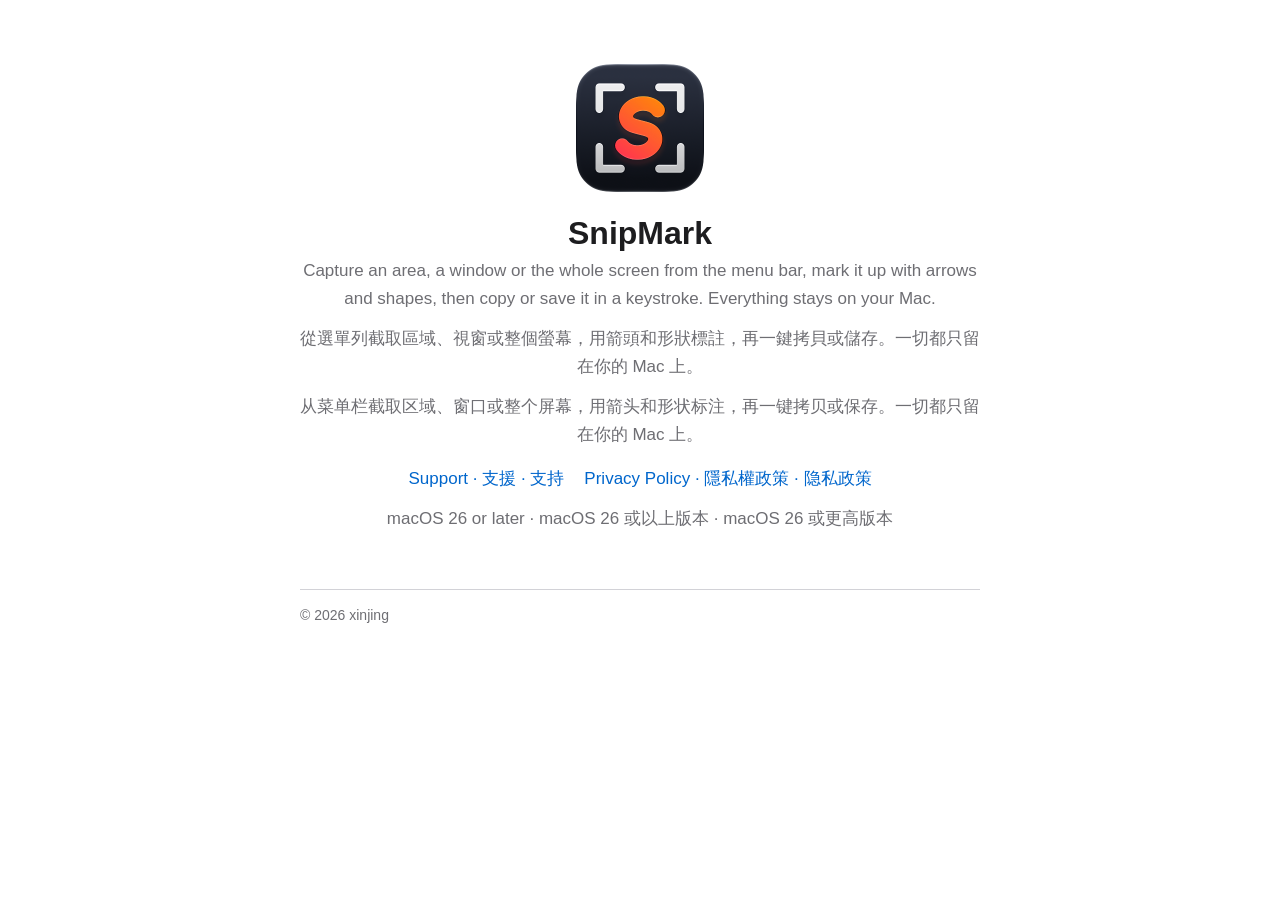
<file: index.html>
<!doctype html>
<html lang="en">
<head>
<meta charset="utf-8">
<meta name="viewport" content="width=device-width, initial-scale=1">
<!-- https://xinjing.app/ itself: it only sends visitors on to SnipMark's pages (D-080). Replace it
     when the domain gets a home page of its own; SnipMark's addresses under /snipmark/ stay the same. -->
<meta http-equiv="refresh" content="0; url=snipmark/">
<link rel="canonical" href="https://xinjing.app/snipmark/">
<title>SnipMark</title>
<link rel="stylesheet" href="snipmark/style.css">
<link rel="icon" href="snipmark/icon.png">
</head>
<body>
<main>
<section class="hero">
  <img src="snipmark/icon.png" alt="">
  <h1><a href="snipmark/">SnipMark</a></h1>
</section>
</main>
</body>
</html>
</file>
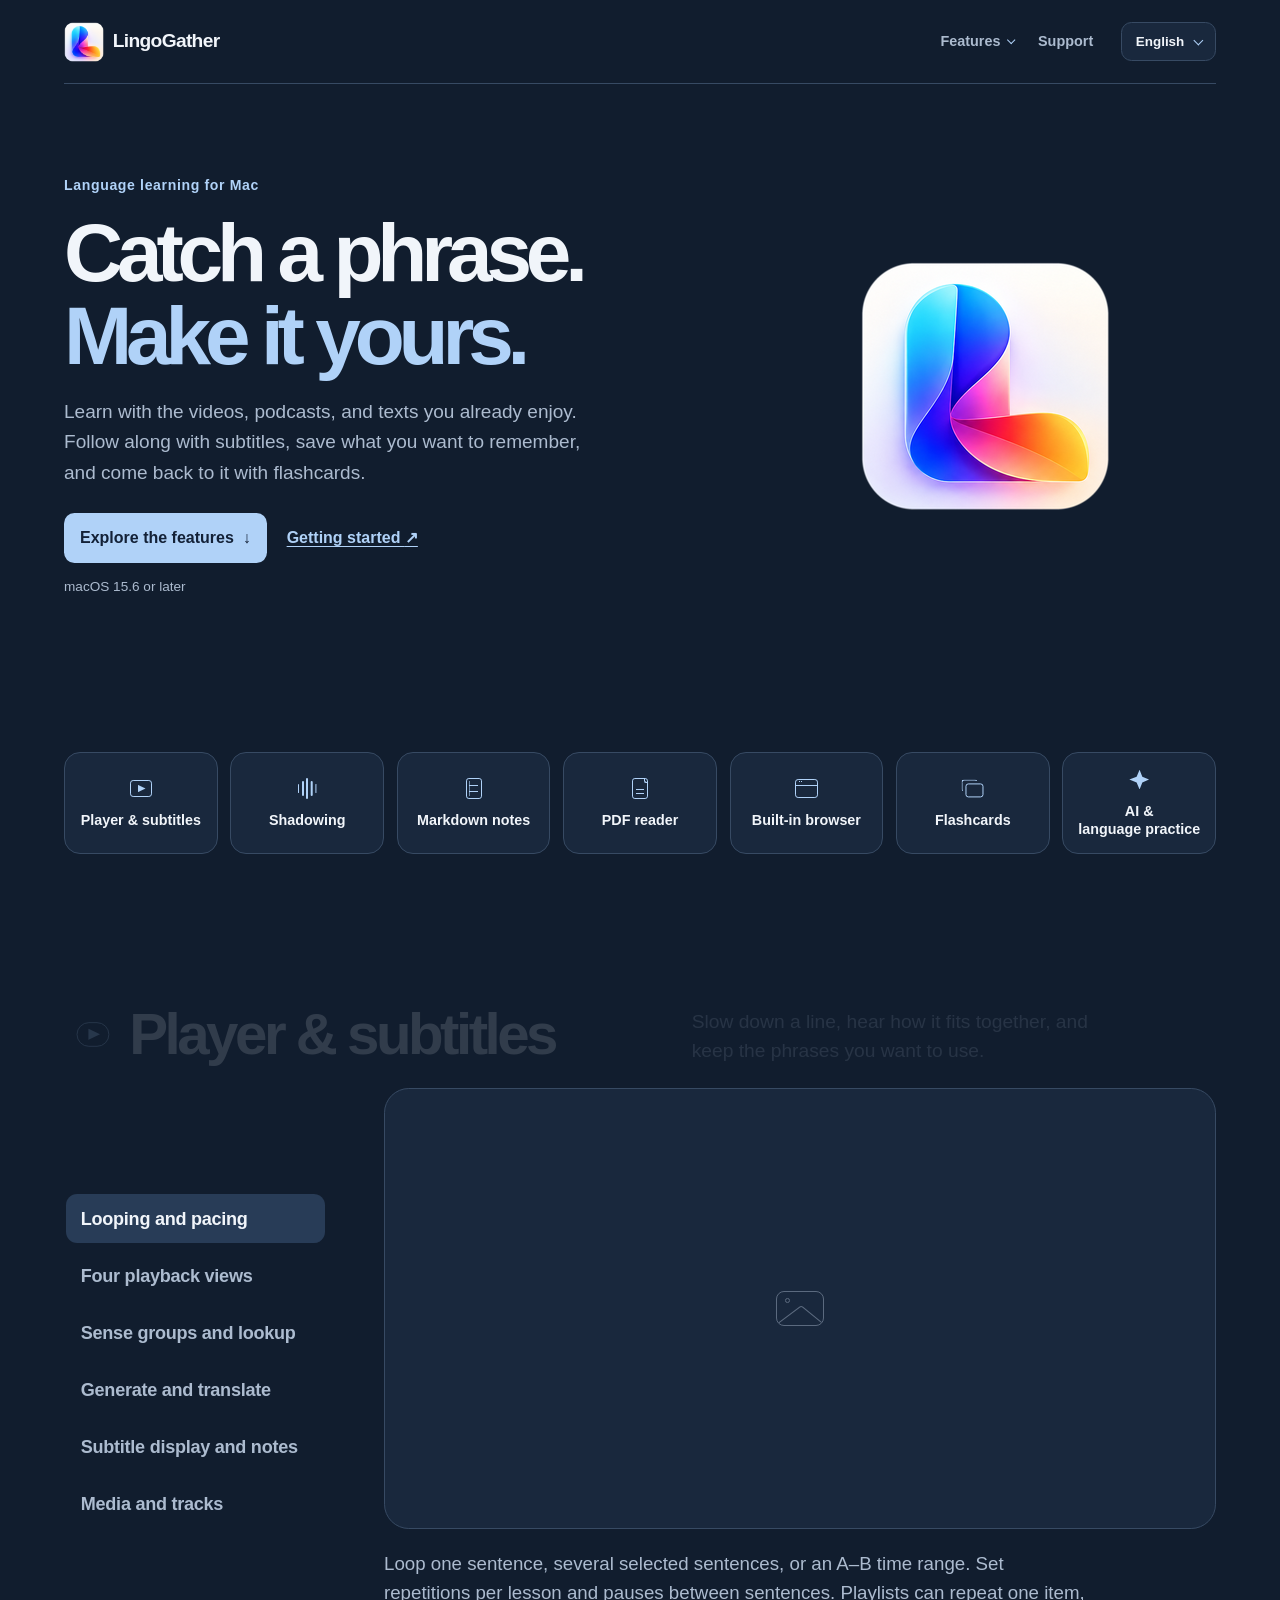
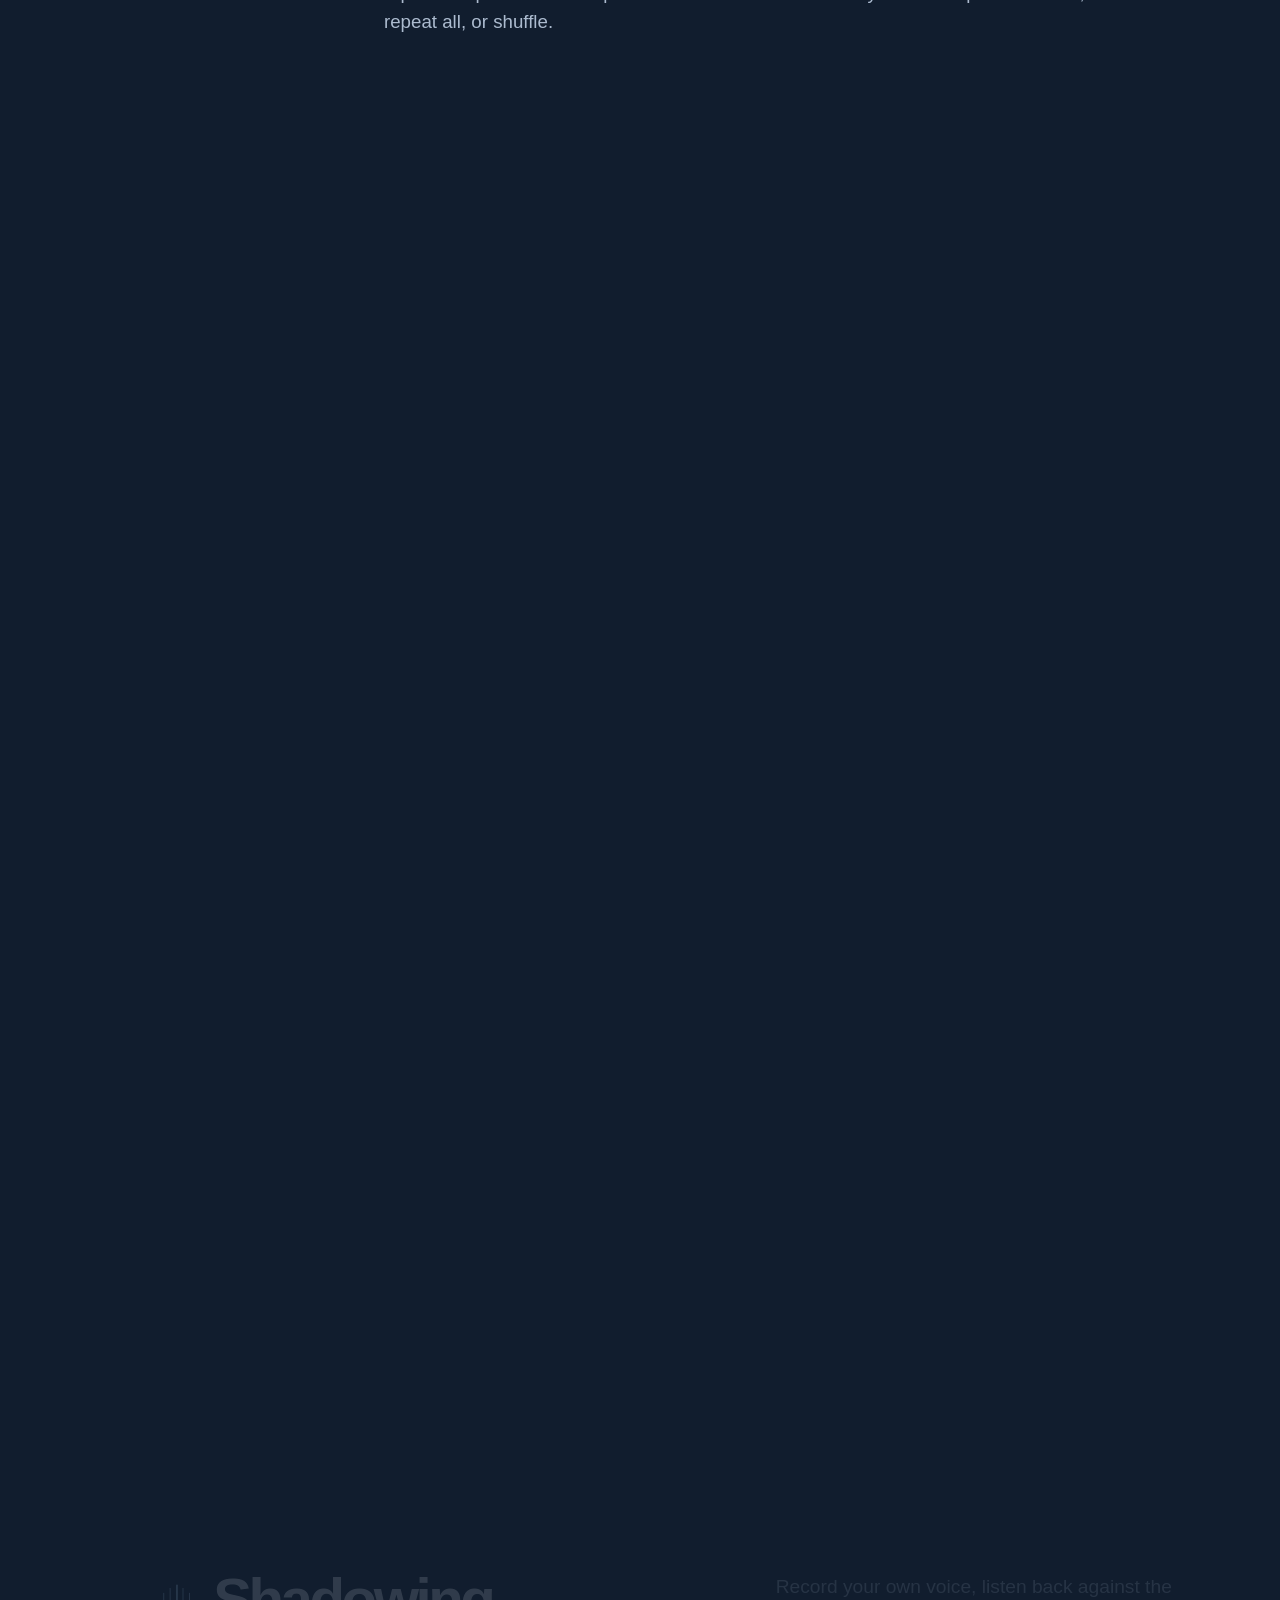
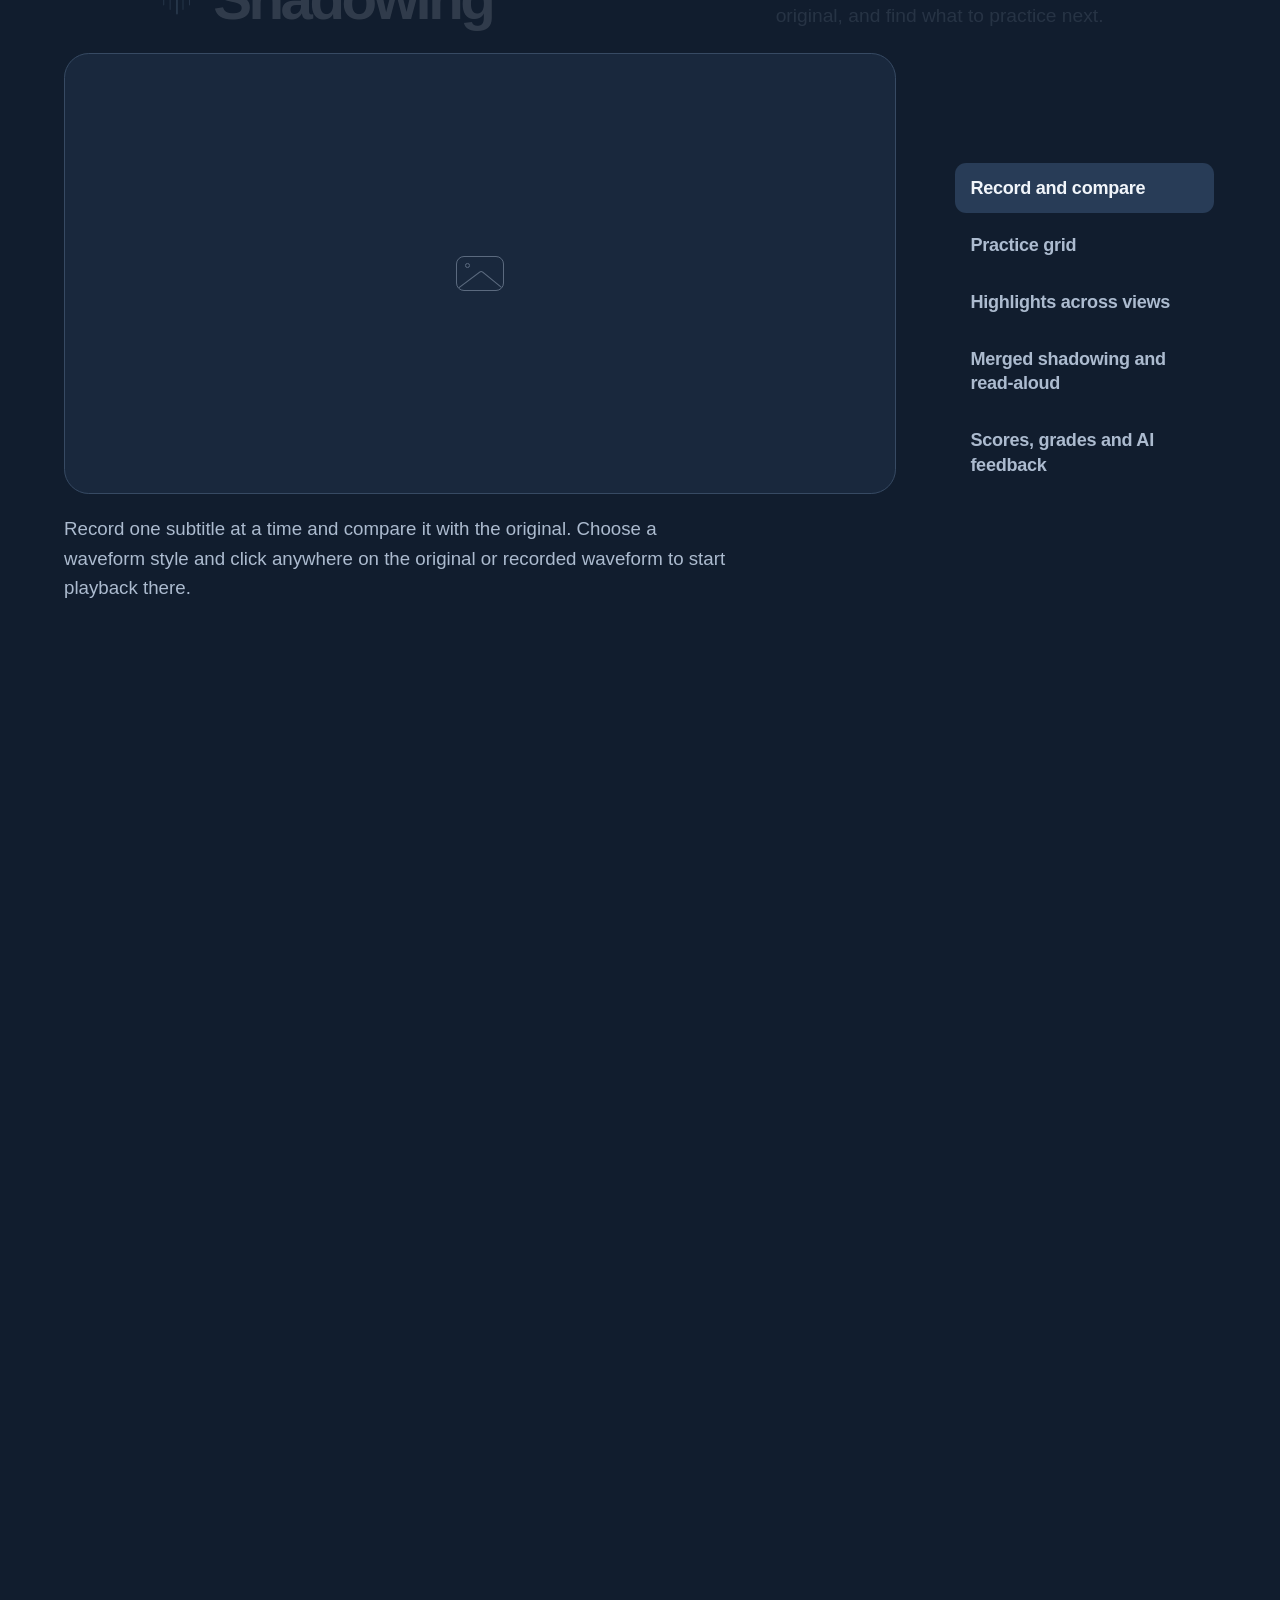
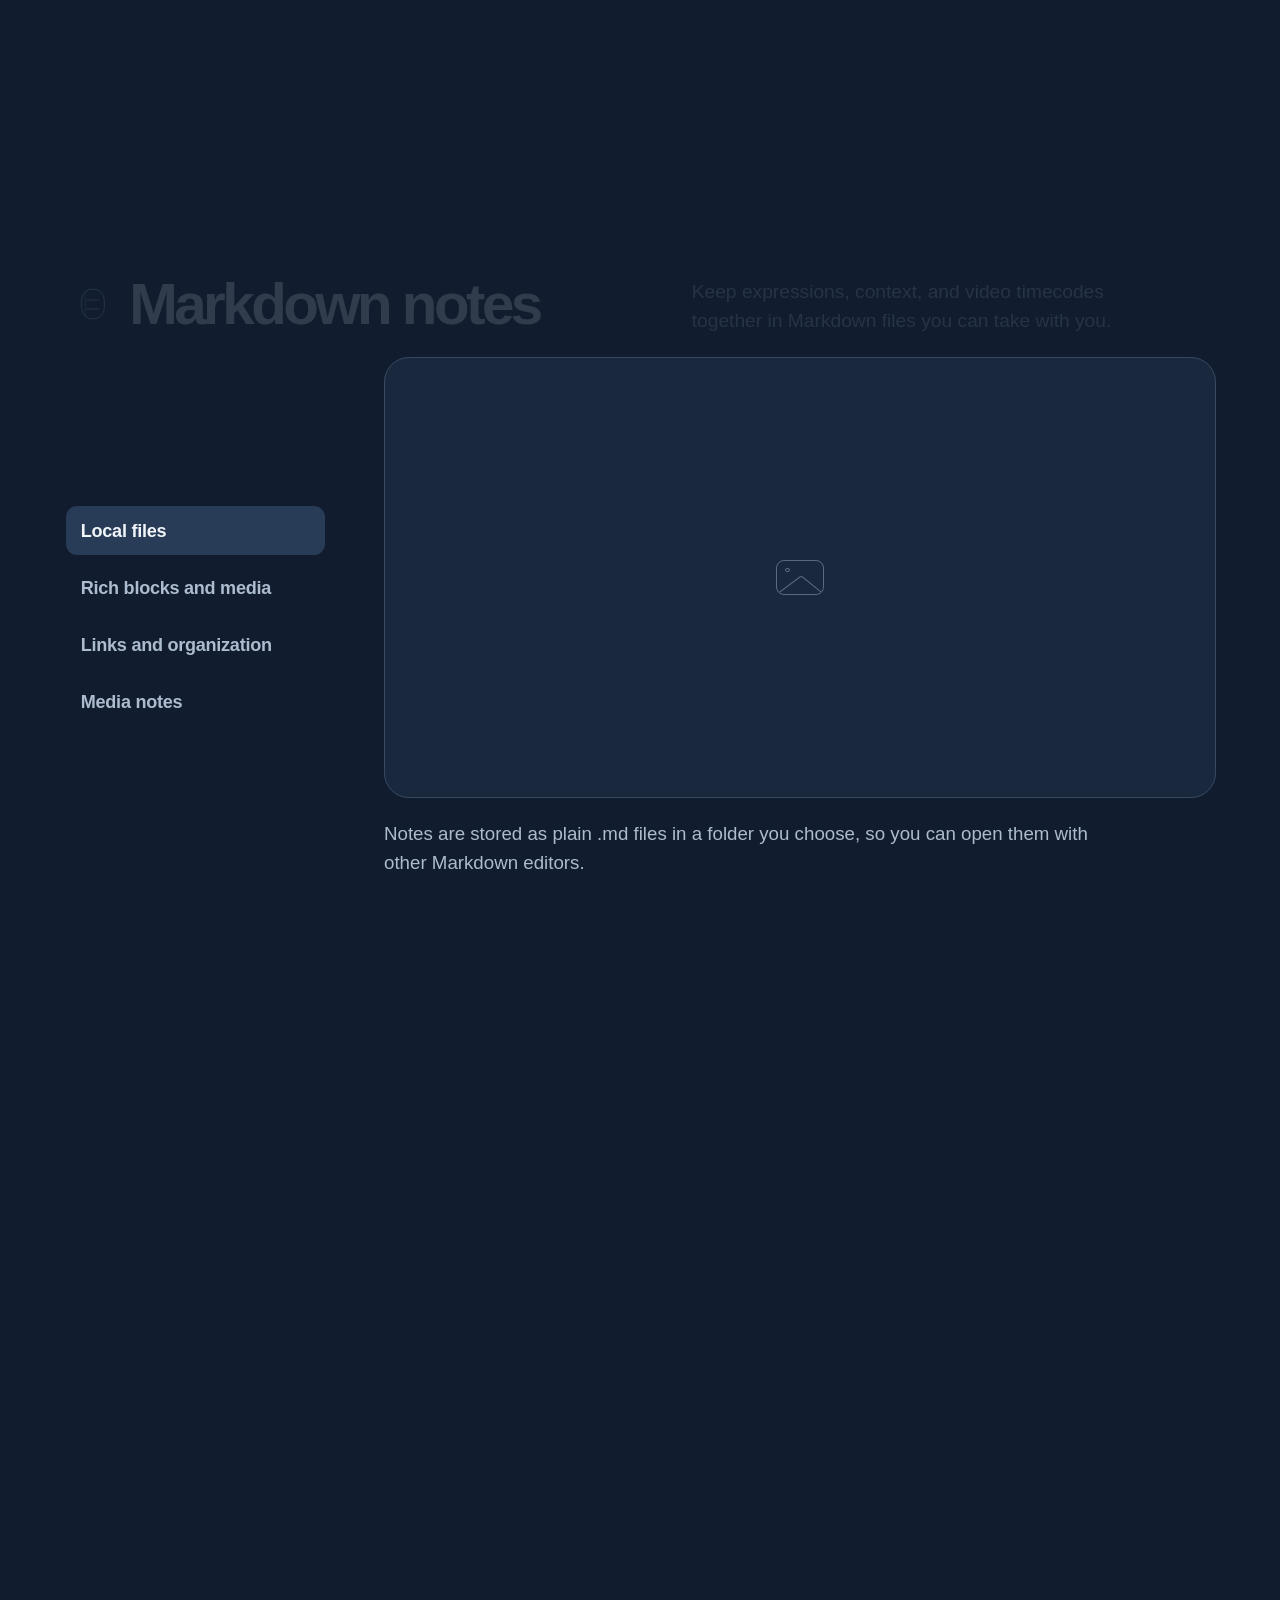
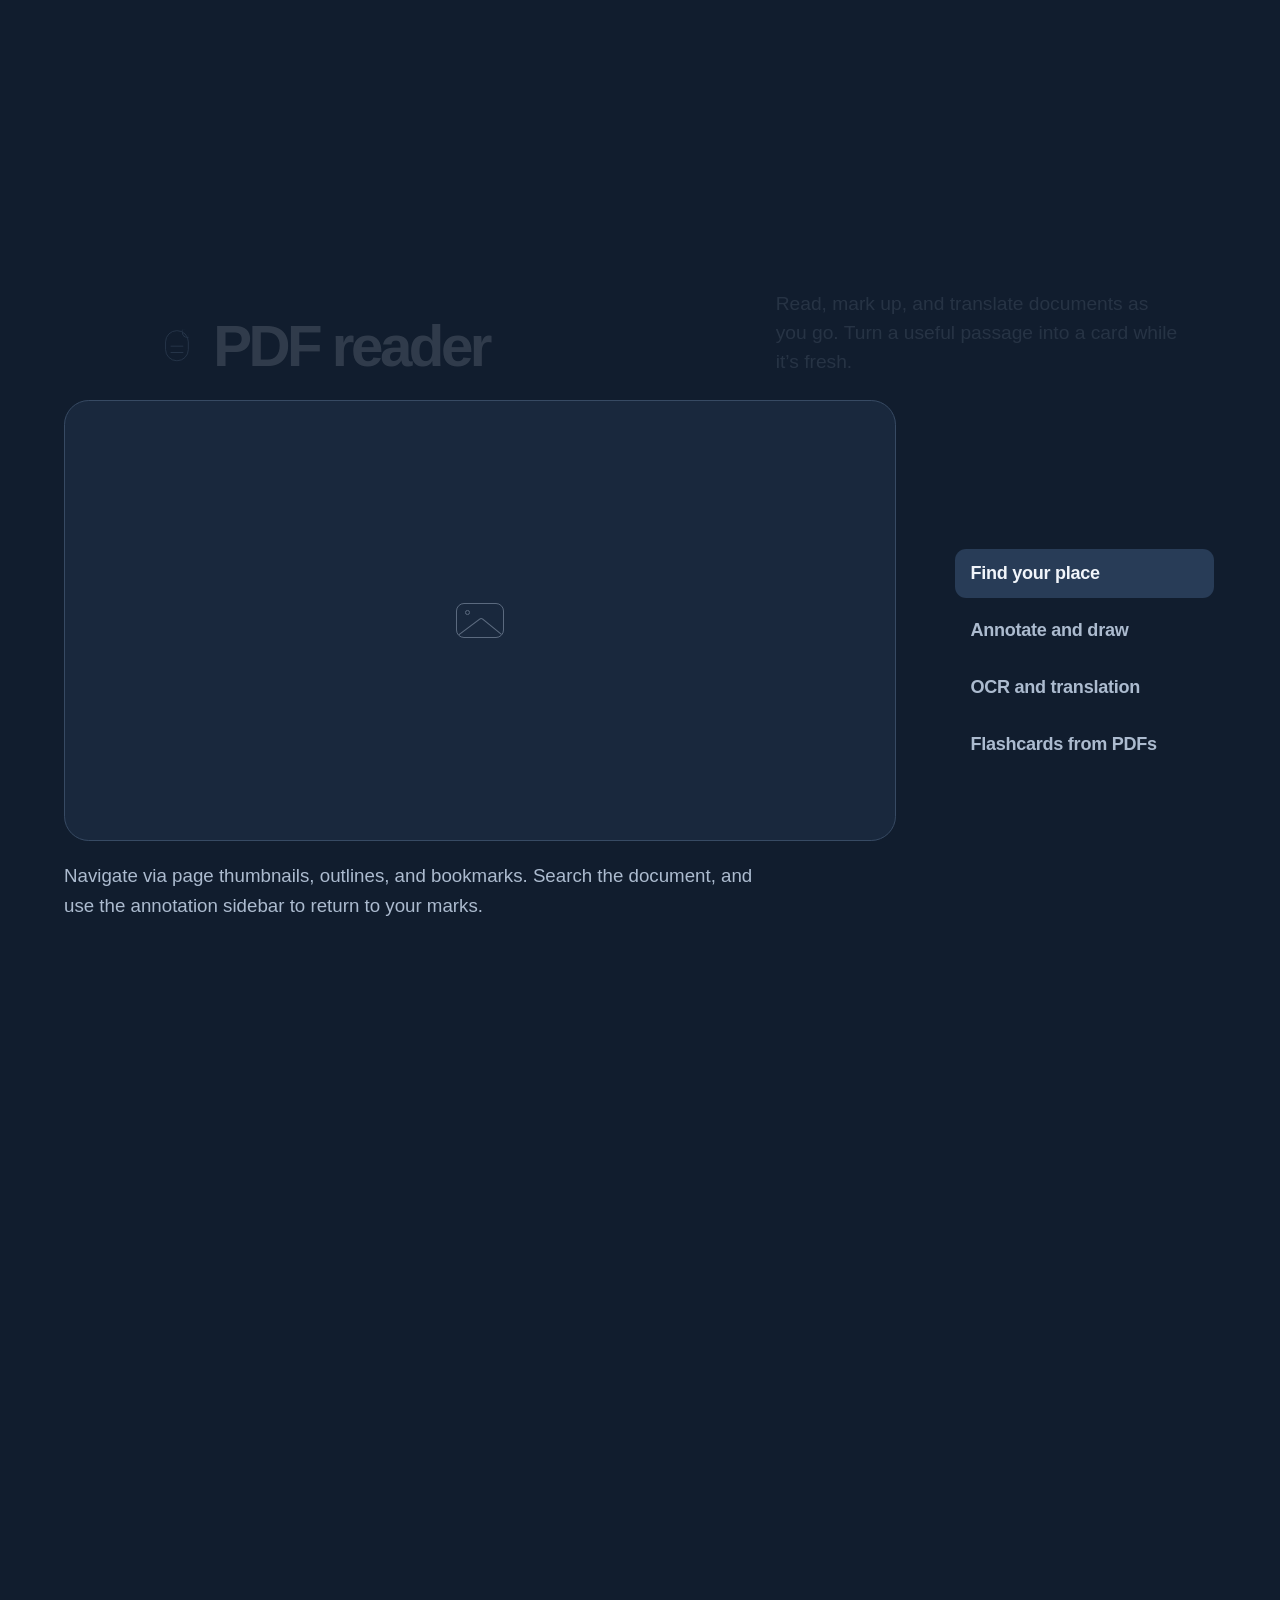
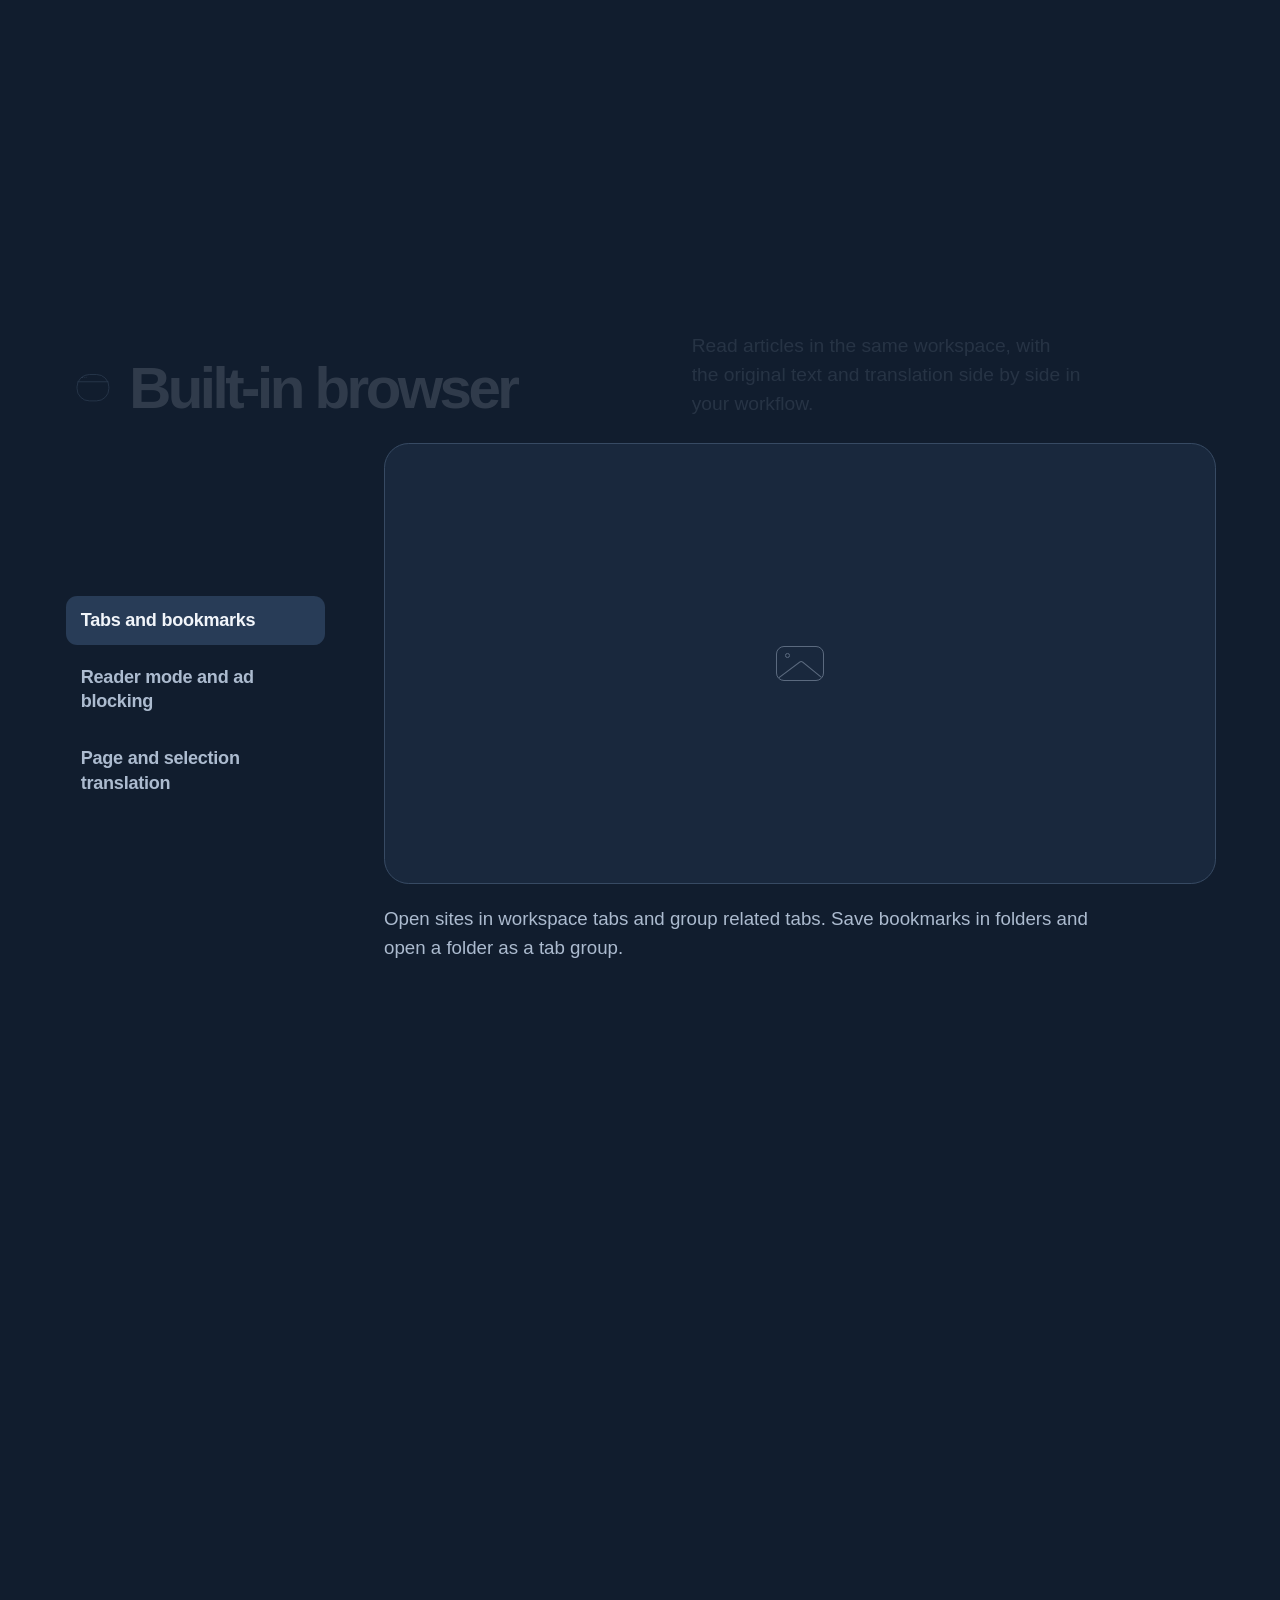
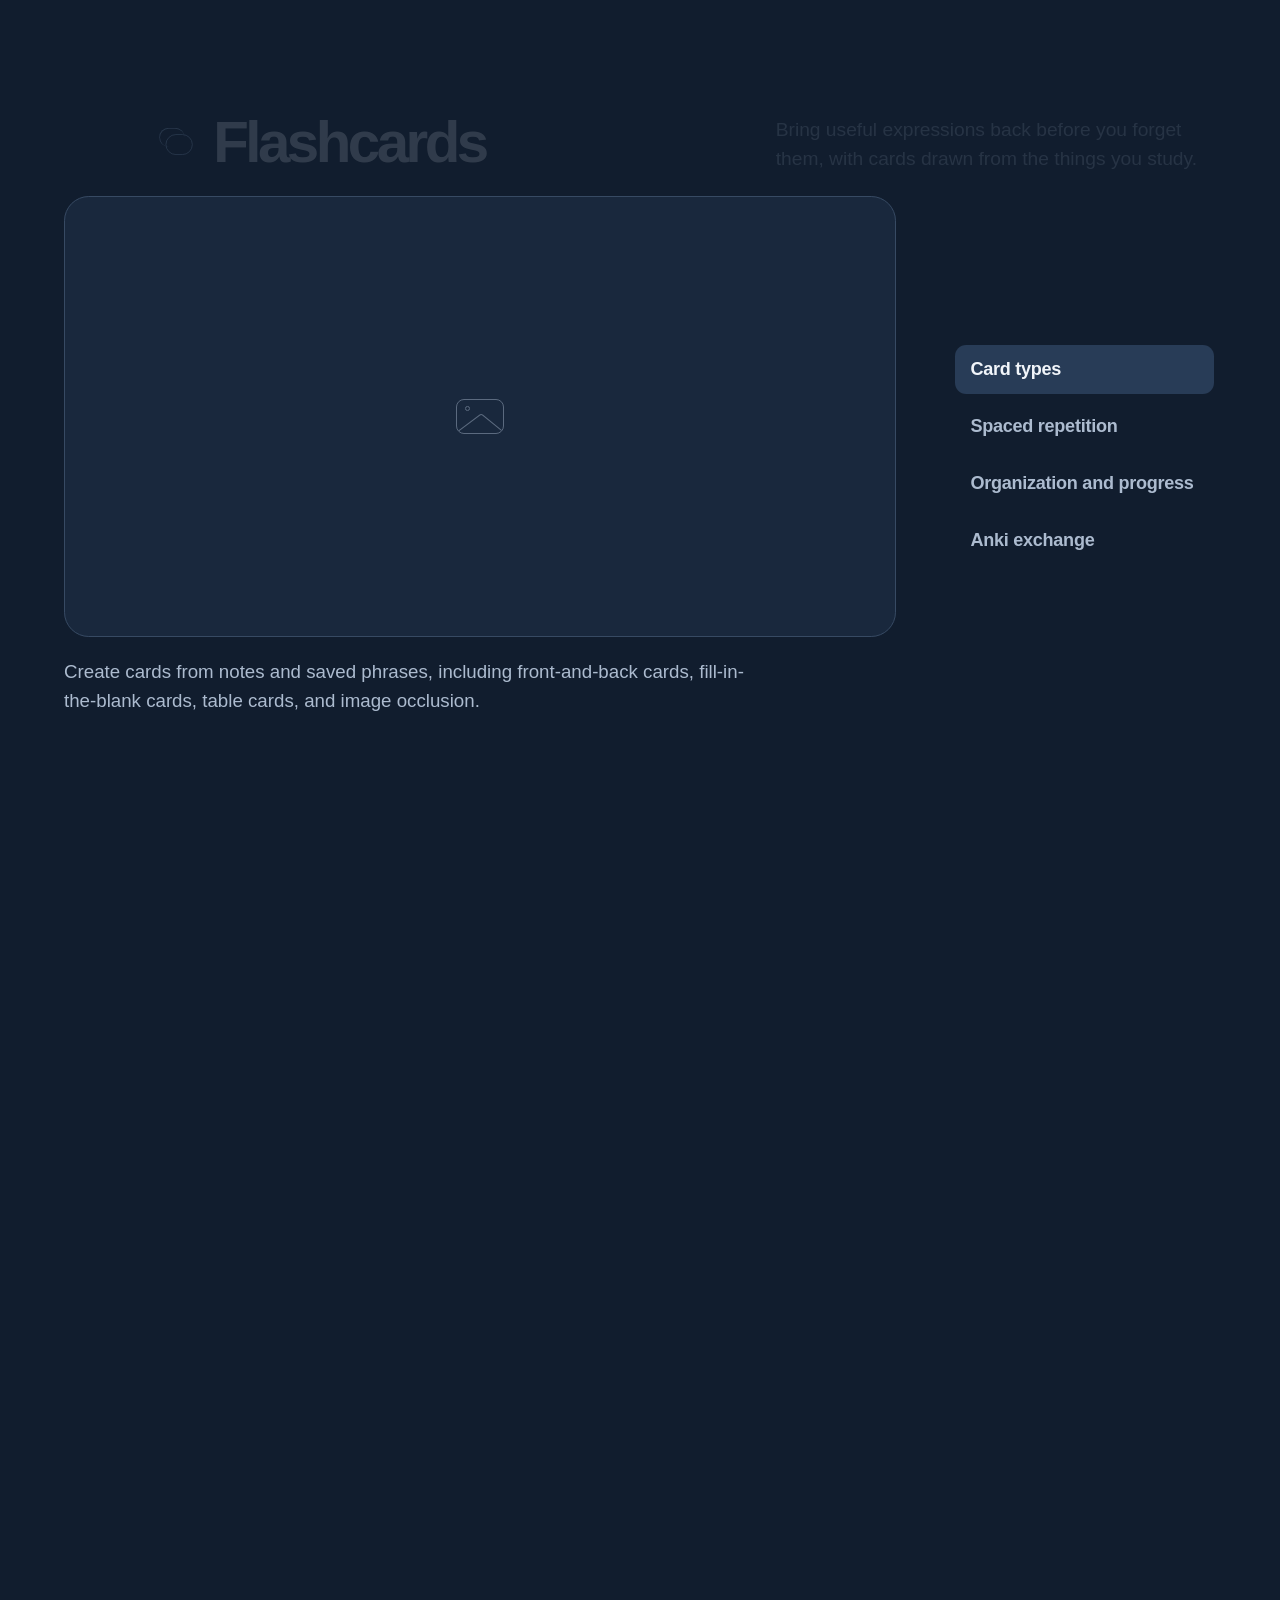
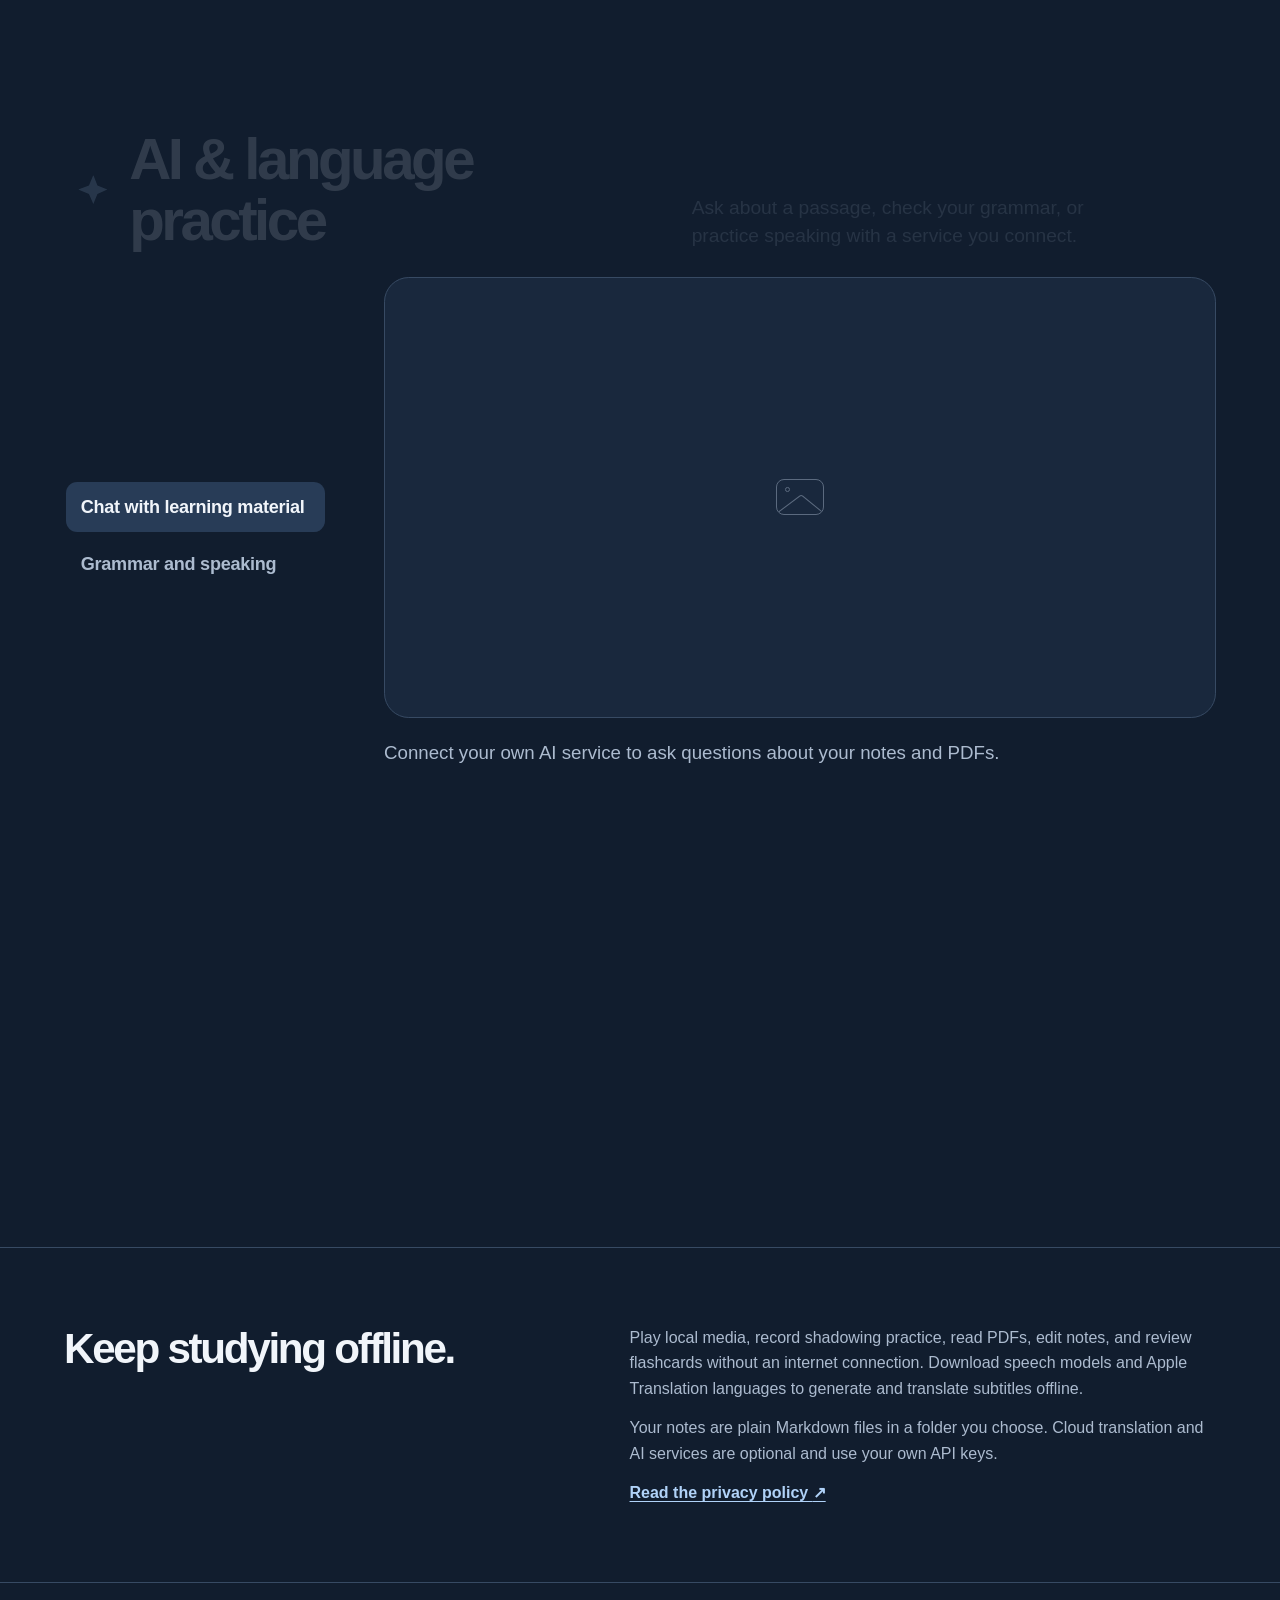
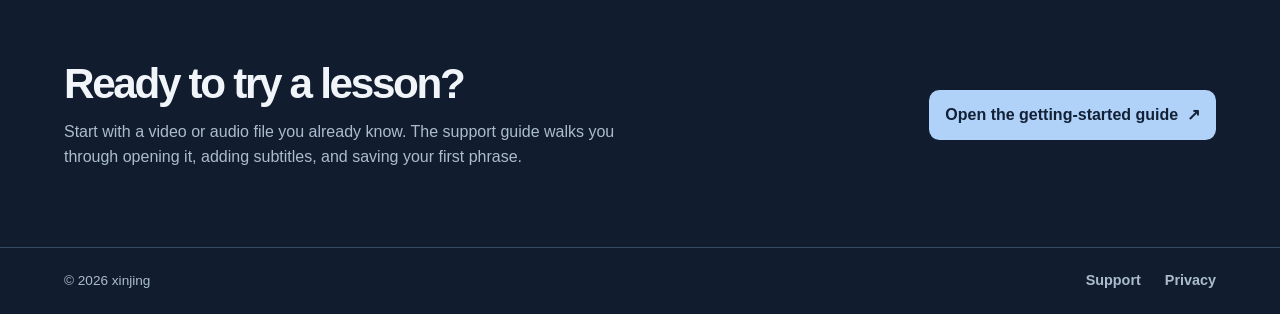
<file: lingogather/index.html>
<!doctype html>
<!-- Generated by Website/build.py from Website/content/. -->
<html lang="en">
<head>
  <meta charset="utf-8">
  <meta name="viewport" content="width=device-width, initial-scale=1">
  <title>LingoGather for Mac — Learn languages with videos, notes and flashcards</title>
  <meta name="description" content="Study the videos, audio and texts you love on your Mac. Use dual subtitles, record shadowing practice, collect Markdown notes and review with spaced repetition.">
  <link rel="canonical" href="https://xinjing.app/lingogather/">
  <link rel="alternate" hreflang="en" href="https://xinjing.app/lingogather/">
  <link rel="alternate" hreflang="zh-Hans" href="https://xinjing.app/lingogather/zh-hans.html">
  <link rel="alternate" hreflang="zh-Hant" href="https://xinjing.app/lingogather/zh-hant.html">
  <link rel="alternate" hreflang="x-default" href="https://xinjing.app/lingogather/">
  <meta property="og:type" content="website">
  <meta property="og:title" content="LingoGather for Mac — Learn languages with videos, notes and flashcards">
  <meta property="og:description" content="Study the videos, audio and texts you love on your Mac. Use dual subtitles, record shadowing practice, collect Markdown notes and review with spaced repetition.">
  <meta property="og:url" content="https://xinjing.app/lingogather/">
  <meta property="og:image" content="https://xinjing.app/lingogather/icon.png">
  <link rel="icon" href="icon.png">
  <link rel="stylesheet" href="home.css">
  <script src="feature-navigation.js" defer></script>
  <script src="image-viewer.js" defer></script>
</head>
<body>
  <a class="skip-link" href="#main">Skip to content</a>
  <header class="site-header wrap">
    <a class="brand" href="index.html" aria-label="LingoGather home">
      <img src="icon.png" width="40" height="40" alt="">
      <span>LingoGather</span>
    </a>
    <nav class="site-nav" aria-label="Main navigation">
      <details class="features-menu">
        <summary>Features</summary>
        <div class="feature-menu-list">
          <div class="feature-menu-group">
            <a class="feature-menu-title" href="#feature-player"><span class="feature-icon icon-player" aria-hidden="true"><span></span></span>Player &amp; subtitles</a>
            <ul>
              <li><a href="#feature-player-looping">Looping and pacing</a></li>
              <li><a href="#feature-player-views">Four playback views</a></li>
              <li><a href="#feature-player-sense-groups">Sense groups and lookup</a></li>
              <li><a href="#feature-player-generate-translate">Generate and translate</a></li>
              <li><a href="#feature-player-subtitle-controls">Subtitle display and notes</a></li>
              <li><a href="#feature-player-media-tracks">Media and tracks</a></li>
            </ul>
          </div>
          <div class="feature-menu-group">
            <a class="feature-menu-title" href="#feature-shadowing"><span class="feature-icon icon-shadowing" aria-hidden="true"><span></span></span>Shadowing</a>
            <ul>
              <li><a href="#feature-shadowing-waveforms">Record and compare</a></li>
              <li><a href="#feature-shadowing-practice-grid">Practice grid</a></li>
              <li><a href="#feature-shadowing-sync-highlights">Highlights across views</a></li>
              <li><a href="#feature-shadowing-merged-practice">Merged shadowing and read-aloud</a></li>
              <li><a href="#feature-shadowing-feedback">Scores, grades and AI feedback</a></li>
            </ul>
          </div>
          <div class="feature-menu-group">
            <a class="feature-menu-title" href="#feature-notes"><span class="feature-icon icon-notes" aria-hidden="true"><span></span></span>Markdown notes</a>
            <ul>
              <li><a href="#feature-notes-local-files">Local files</a></li>
              <li><a href="#feature-notes-blocks-media">Rich blocks and media</a></li>
              <li><a href="#feature-notes-organization">Links and organization</a></li>
              <li><a href="#feature-notes-media-notes">Media notes</a></li>
            </ul>
          </div>
          <div class="feature-menu-group">
            <a class="feature-menu-title" href="#feature-pdf"><span class="feature-icon icon-pdf" aria-hidden="true"><span></span></span>PDF reader</a>
            <ul>
              <li><a href="#feature-pdf-navigation">Find your place</a></li>
              <li><a href="#feature-pdf-annotations">Annotate and draw</a></li>
              <li><a href="#feature-pdf-ocr-translation">OCR and translation</a></li>
              <li><a href="#feature-pdf-make-flashcards">Flashcards from PDFs</a></li>
            </ul>
          </div>
          <div class="feature-menu-group">
            <a class="feature-menu-title" href="#feature-browser"><span class="feature-icon icon-browser" aria-hidden="true"><span></span></span>Built-in browser</a>
            <ul>
              <li><a href="#feature-browser-tabs-bookmarks">Tabs and bookmarks</a></li>
              <li><a href="#feature-browser-reader-ad-blocking">Reader mode and ad blocking</a></li>
              <li><a href="#feature-browser-translation">Page and selection translation</a></li>
            </ul>
          </div>
          <div class="feature-menu-group">
            <a class="feature-menu-title" href="#feature-flashcards"><span class="feature-icon icon-flashcards" aria-hidden="true"><span></span></span>Flashcards</a>
            <ul>
              <li><a href="#feature-flashcards-card-types">Card types</a></li>
              <li><a href="#feature-flashcards-spaced-repetition">Spaced repetition</a></li>
              <li><a href="#feature-flashcards-progress">Organization and progress</a></li>
              <li><a href="#feature-flashcards-anki">Anki exchange</a></li>
            </ul>
          </div>
          <div class="feature-menu-group">
            <a class="feature-menu-title" href="#feature-ai"><span class="feature-icon icon-ai" aria-hidden="true"><span></span></span>AI &amp; language practice</a>
            <ul>
              <li><a href="#feature-ai-material-chat">Chat with learning material</a></li>
              <li><a href="#feature-ai-grammar-speaking">Grammar and speaking</a></li>
            </ul>
          </div>
        </div>
      </details>
      <a href="support.html#en">Support</a>
    </nav>
    <details class="languages">
      <summary><span class="visually-hidden">Language </span><span lang="en">English</span></summary>
      <nav aria-label="Language">
        <a href="index.html" lang="en" hreflang="en" aria-current="page">English</a>
        <a href="zh-hans.html" lang="zh-Hans" hreflang="zh-Hans">简体中文</a>
        <a href="zh-hant.html" lang="zh-Hant" hreflang="zh-Hant">繁體中文</a>
      </nav>
    </details>
  </header>

  <main id="main" tabindex="-1">
    <section class="hero" aria-labelledby="hero-title">
      <div class="hero-layout wrap">
        <div class="hero-copy">
          <p class="platform">Language learning for Mac</p>
          <h1 id="hero-title">Catch a phrase. <span>Make it yours.</span></h1>
          <p class="intro">Learn with the videos, podcasts, and texts you already enjoy. Follow along with subtitles, save what you want to remember, and come back to it with flashcards.</p>
          <div class="actions">
            <a class="button" href="#features">Explore the features <span aria-hidden="true">↓</span></a>
            <a class="text-link" href="support.html#en">Getting started <span aria-hidden="true">↗</span></a>
          </div>
          <p class="requirements">macOS 15.6 or later</p>
        </div>
        <div class="hero-art" aria-hidden="true">
          <img src="icon.png" width="256" height="256" alt="">
        </div>
      </div>

    </section>

    <section id="features" class="feature-section" aria-labelledby="feature-title">
      <h2 id="feature-title" class="visually-hidden">Feature categories</h2>
      <div class="feature-index wrap">
        <nav class="feature-nav" aria-label="Feature categories">
          <a href="#feature-player"><span class="feature-icon icon-player" aria-hidden="true"><span></span></span><span>Player &amp; subtitles</span></a>
          <a href="#feature-shadowing"><span class="feature-icon icon-shadowing" aria-hidden="true"><span></span></span><span>Shadowing</span></a>
          <a href="#feature-notes"><span class="feature-icon icon-notes" aria-hidden="true"><span></span></span><span>Markdown notes</span></a>
          <a href="#feature-pdf"><span class="feature-icon icon-pdf" aria-hidden="true"><span></span></span><span>PDF reader</span></a>
          <a href="#feature-browser"><span class="feature-icon icon-browser" aria-hidden="true"><span></span></span><span>Built-in browser</span></a>
          <a href="#feature-flashcards"><span class="feature-icon icon-flashcards" aria-hidden="true"><span></span></span><span>Flashcards</span></a>
          <a href="#feature-ai"><span class="feature-icon icon-ai" aria-hidden="true"><span></span></span><span>AI &amp; language practice</span></a>
        </nav>
      </div>

      <section class="feature-chapter wrap" id="feature-player" aria-labelledby="title-player">
        <header class="chapter-heading">
          <div class="chapter-copy">
            <h3 id="title-player"><span class="feature-icon icon-player" aria-hidden="true"><span></span></span><span>Player &amp; subtitles</span></h3>
            <p>Slow down a line, hear how it fits together, and keep the phrases you want to use.</p>
          </div>
        </header>
        <div class="chapter-track">
          <div class="chapter-body">
            <nav class="chapter-nav" aria-labelledby="title-player">
              <a href="#feature-player-looping">Looping and pacing</a>
              <a href="#feature-player-views">Four playback views</a>
              <a href="#feature-player-sense-groups">Sense groups and lookup</a>
              <a href="#feature-player-generate-translate">Generate and translate</a>
              <a href="#feature-player-subtitle-controls">Subtitle display and notes</a>
              <a href="#feature-player-media-tracks">Media and tracks</a>
            </nav>
            <div class="feature-details">
            <article class="feature-detail" id="feature-player-looping" aria-labelledby="feature-player-looping-title" tabindex="-1">
              <h4 id="feature-player-looping-title">Looping and pacing</h4>
              <div class="demo-placeholder" aria-hidden="true"><span></span></div>
              <div class="detail-caption">
                <p class="detail-description">Loop one sentence, several selected sentences, or an A–B time range. Set repetitions per lesson and pauses between sentences. Playlists can repeat one item, repeat all, or shuffle.</p>
              </div>
            </article>
            <article class="feature-detail" id="feature-player-views" aria-labelledby="feature-player-views-title" tabindex="-1">
              <h4 id="feature-player-views-title">Four playback views</h4>
              <div class="demo-placeholder" aria-hidden="true"><span></span></div>
              <div class="detail-caption">
                <p class="detail-description">Use the default view, hide subtitles, hide the video, or switch to mini controls.</p>
              </div>
            </article>
            <article class="feature-detail" id="feature-player-sense-groups" aria-labelledby="feature-player-sense-groups-title" tabindex="-1">
              <h4 id="feature-player-sense-groups-title">Sense groups and lookup</h4>
              <div class="demo-placeholder" aria-hidden="true"><span></span></div>
              <div class="detail-caption">
                <p class="detail-description">Split long subtitles into sense groups and highlight them as you listen. Look up words directly in the subtitle text.</p>
              </div>
            </article>
            <article class="feature-detail" id="feature-player-generate-translate" aria-labelledby="feature-player-generate-translate-title" tabindex="-1">
              <h4 id="feature-player-generate-translate-title">Generate and translate</h4>
              <div class="demo-placeholder" aria-hidden="true"><span></span></div>
              <div class="detail-caption">
                <p class="detail-description">Generate subtitles with on-device speech models or Apple speech recognition on macOS 26. Translate with Apple Translation or a service you connect. Search for subtitles online or export the subtitle text.</p>
              </div>
            </article>
            <article class="feature-detail" id="feature-player-subtitle-controls" aria-labelledby="feature-player-subtitle-controls-title" tabindex="-1">
              <h4 id="feature-player-subtitle-controls-title">Subtitle display and notes</h4>
              <div class="demo-placeholder" aria-hidden="true"><span></span></div>
              <div class="detail-caption">
                <p class="detail-description">Adjust text size, show or hide the translation, swap the order of both languages, and toggle timecodes. Highlight a line, apply bold, italics, underline or strikethrough, and add a note.</p>
              </div>
            </article>
            <article class="feature-detail" id="feature-player-media-tracks" aria-labelledby="feature-player-media-tracks-title" tabindex="-1">
              <h4 id="feature-player-media-tracks-title">Media and tracks</h4>
              <div class="demo-placeholder" aria-hidden="true"><span></span></div>
              <div class="detail-caption">
                <p class="detail-description">Play local video or audio, add external audio tracks, and display styled ASS/SSA subtitles. MKV and WebM can be converted on your Mac for playback.</p>
              </div>
            </article>
            </div>
          </div>
        </div>
      </section>

      <section class="feature-chapter wrap nav-on-right" id="feature-shadowing" aria-labelledby="title-shadowing">
        <header class="chapter-heading">
          <div class="chapter-copy">
            <h3 id="title-shadowing"><span class="feature-icon icon-shadowing" aria-hidden="true"><span></span></span><span>Shadowing</span></h3>
            <p>Record your own voice, listen back against the original, and find what to practice next.</p>
          </div>
        </header>
        <div class="chapter-track">
          <div class="chapter-body">
            <nav class="chapter-nav" aria-labelledby="title-shadowing">
              <a href="#feature-shadowing-waveforms">Record and compare</a>
              <a href="#feature-shadowing-practice-grid">Practice grid</a>
              <a href="#feature-shadowing-sync-highlights">Highlights across views</a>
              <a href="#feature-shadowing-merged-practice">Merged shadowing and read-aloud</a>
              <a href="#feature-shadowing-feedback">Scores, grades and AI feedback</a>
            </nav>
            <div class="feature-details">
            <article class="feature-detail" id="feature-shadowing-waveforms" aria-labelledby="feature-shadowing-waveforms-title" tabindex="-1">
              <h4 id="feature-shadowing-waveforms-title">Record and compare</h4>
              <div class="demo-placeholder" aria-hidden="true"><span></span></div>
              <div class="detail-caption">
                <p class="detail-description">Record one subtitle at a time and compare it with the original. Choose a waveform style and click anywhere on the original or recorded waveform to start playback there.</p>
              </div>
            </article>
            <article class="feature-detail" id="feature-shadowing-practice-grid" aria-labelledby="feature-shadowing-practice-grid-title" tabindex="-1">
              <h4 id="feature-shadowing-practice-grid-title">Practice grid</h4>
              <div class="demo-placeholder" aria-hidden="true"><span></span></div>
              <div class="detail-caption">
                <p class="detail-description">Hover over a grid cell to preview the subtitle. Enable double-click to play that line in the player and press and hold a cell to mark it.</p>
              </div>
            </article>
            <article class="feature-detail" id="feature-shadowing-sync-highlights" aria-labelledby="feature-shadowing-sync-highlights-title" tabindex="-1">
              <h4 id="feature-shadowing-sync-highlights-title">Highlights across views</h4>
              <div class="demo-placeholder" aria-hidden="true"><span></span></div>
              <div class="detail-caption">
                <p class="detail-description">Sync highlighted cells with the player’s subtitle list. Highlighted lines also appear among the key sentences in the video note.</p>
              </div>
            </article>
            <article class="feature-detail" id="feature-shadowing-merged-practice" aria-labelledby="feature-shadowing-merged-practice-title" tabindex="-1">
              <h4 id="feature-shadowing-merged-practice-title">Merged shadowing and read-aloud</h4>
              <div class="demo-placeholder" aria-hidden="true"><span></span></div>
              <div class="detail-caption">
                <p class="detail-description">Combine selected lines or all subtitles for one continuous shadowing recording. In AI feedback read-aloud mode, click a sentence to hear the feedback from that point.</p>
              </div>
            </article>
            <article class="feature-detail" id="feature-shadowing-feedback" aria-labelledby="feature-shadowing-feedback-title" tabindex="-1">
              <h4 id="feature-shadowing-feedback-title">Scores, grades and AI feedback</h4>
              <div class="demo-placeholder" aria-hidden="true"><span></span></div>
              <div class="detail-caption">
                <p class="detail-description">Connect a speech service for pronunciation scores and grades, including accuracy and fluency. With a configured AI service, get feedback on a line or an overall assessment.</p>
              </div>
            </article>
            </div>
          </div>
        </div>
      </section>

      <section class="feature-chapter wrap" id="feature-notes" aria-labelledby="title-notes">
        <header class="chapter-heading">
          <div class="chapter-copy">
            <h3 id="title-notes"><span class="feature-icon icon-notes" aria-hidden="true"><span></span></span><span>Markdown notes</span></h3>
            <p>Keep expressions, context, and video timecodes together in Markdown files you can take with you.</p>
          </div>
        </header>
        <div class="chapter-track">
          <div class="chapter-body">
            <nav class="chapter-nav" aria-labelledby="title-notes">
              <a href="#feature-notes-local-files">Local files</a>
              <a href="#feature-notes-blocks-media">Rich blocks and media</a>
              <a href="#feature-notes-organization">Links and organization</a>
              <a href="#feature-notes-media-notes">Media notes</a>
            </nav>
            <div class="feature-details">
            <article class="feature-detail" id="feature-notes-local-files" aria-labelledby="feature-notes-local-files-title" tabindex="-1">
              <h4 id="feature-notes-local-files-title">Local files</h4>
              <div class="demo-placeholder" aria-hidden="true"><span></span></div>
              <div class="detail-caption">
                <p class="detail-description">Notes are stored as plain .md files in a folder you choose, so you can open them with other Markdown editors.</p>
              </div>
            </article>
            <article class="feature-detail" id="feature-notes-blocks-media" aria-labelledby="feature-notes-blocks-media-title" tabindex="-1">
              <h4 id="feature-notes-blocks-media-title">Rich blocks and media</h4>
              <div class="demo-placeholder" aria-hidden="true"><span></span></div>
              <div class="detail-caption">
                <p class="detail-description">Write headings, task lists, tables, formulas, diagrams, and callouts. Embed images, audio, video, and bookmarks in a note.</p>
              </div>
            </article>
            <article class="feature-detail" id="feature-notes-organization" aria-labelledby="feature-notes-organization-title" tabindex="-1">
              <h4 id="feature-notes-organization-title">Links and organization</h4>
              <div class="demo-placeholder" aria-hidden="true"><span></span></div>
              <div class="detail-caption">
                <p class="detail-description">Link to a note or a specific block, view backlinks, and reuse content with synced blocks. Navigate by folders, tags, and the outline.</p>
              </div>
            </article>
            <article class="feature-detail" id="feature-notes-media-notes" aria-labelledby="feature-notes-media-notes-title" tabindex="-1">
              <h4 id="feature-notes-media-notes-title">Media notes</h4>
              <div class="demo-placeholder" aria-hidden="true"><span></span></div>
              <div class="detail-caption">
                <p class="detail-description">Collect the subtitle lines you mark in a video note. Click a saved timecode to return to the corresponding point in the player.</p>
              </div>
            </article>
            </div>
          </div>
        </div>
      </section>

      <section class="feature-chapter wrap nav-on-right" id="feature-pdf" aria-labelledby="title-pdf">
        <header class="chapter-heading">
          <div class="chapter-copy">
            <h3 id="title-pdf"><span class="feature-icon icon-pdf" aria-hidden="true"><span></span></span><span>PDF reader</span></h3>
            <p>Read, mark up, and translate documents as you go. Turn a useful passage into a card while it’s fresh.</p>
          </div>
        </header>
        <div class="chapter-track">
          <div class="chapter-body">
            <nav class="chapter-nav" aria-labelledby="title-pdf">
              <a href="#feature-pdf-navigation">Find your place</a>
              <a href="#feature-pdf-annotations">Annotate and draw</a>
              <a href="#feature-pdf-ocr-translation">OCR and translation</a>
              <a href="#feature-pdf-make-flashcards">Flashcards from PDFs</a>
            </nav>
            <div class="feature-details">
            <article class="feature-detail" id="feature-pdf-navigation" aria-labelledby="feature-pdf-navigation-title" tabindex="-1">
              <h4 id="feature-pdf-navigation-title">Find your place</h4>
              <div class="demo-placeholder" aria-hidden="true"><span></span></div>
              <div class="detail-caption">
                <p class="detail-description">Navigate via page thumbnails, outlines, and bookmarks. Search the document, and use the annotation sidebar to return to your marks.</p>
              </div>
            </article>
            <article class="feature-detail" id="feature-pdf-annotations" aria-labelledby="feature-pdf-annotations-title" tabindex="-1">
              <h4 id="feature-pdf-annotations-title">Annotate and draw</h4>
              <div class="demo-placeholder" aria-hidden="true"><span></span></div>
              <div class="detail-caption">
                <p class="detail-description">Highlight or underline text, add comments, and mark up pages with shapes or freehand drawing.</p>
              </div>
            </article>
            <article class="feature-detail" id="feature-pdf-ocr-translation" aria-labelledby="feature-pdf-ocr-translation-title" tabindex="-1">
              <h4 id="feature-pdf-ocr-translation-title">OCR and translation</h4>
              <div class="demo-placeholder" aria-hidden="true"><span></span></div>
              <div class="detail-caption">
                <p class="detail-description">Recognize text in scanned pages with OCR. Translate selections or use comparison mode to read a translation alongside the source.</p>
              </div>
            </article>
            <article class="feature-detail" id="feature-pdf-make-flashcards" aria-labelledby="feature-pdf-make-flashcards-title" tabindex="-1">
              <h4 id="feature-pdf-make-flashcards-title">Flashcards from PDFs</h4>
              <div class="demo-placeholder" aria-hidden="true"><span></span></div>
              <div class="detail-caption">
                <p class="detail-description">Create flashcards from selected PDF text or page regions while you read.</p>
              </div>
            </article>
            </div>
          </div>
        </div>
      </section>

      <section class="feature-chapter wrap" id="feature-browser" aria-labelledby="title-browser">
        <header class="chapter-heading">
          <div class="chapter-copy">
            <h3 id="title-browser"><span class="feature-icon icon-browser" aria-hidden="true"><span></span></span><span>Built-in browser</span></h3>
            <p>Read articles in the same workspace, with the original text and translation side by side in your workflow.</p>
          </div>
        </header>
        <div class="chapter-track">
          <div class="chapter-body">
            <nav class="chapter-nav" aria-labelledby="title-browser">
              <a href="#feature-browser-tabs-bookmarks">Tabs and bookmarks</a>
              <a href="#feature-browser-reader-ad-blocking">Reader mode and ad blocking</a>
              <a href="#feature-browser-translation">Page and selection translation</a>
            </nav>
            <div class="feature-details">
            <article class="feature-detail" id="feature-browser-tabs-bookmarks" aria-labelledby="feature-browser-tabs-bookmarks-title" tabindex="-1">
              <h4 id="feature-browser-tabs-bookmarks-title">Tabs and bookmarks</h4>
              <div class="demo-placeholder" aria-hidden="true"><span></span></div>
              <div class="detail-caption">
                <p class="detail-description">Open sites in workspace tabs and group related tabs. Save bookmarks in folders and open a folder as a tab group.</p>
              </div>
            </article>
            <article class="feature-detail" id="feature-browser-reader-ad-blocking" aria-labelledby="feature-browser-reader-ad-blocking-title" tabindex="-1">
              <h4 id="feature-browser-reader-ad-blocking-title">Reader mode and ad blocking</h4>
              <div class="demo-placeholder" aria-hidden="true"><span></span></div>
              <div class="detail-caption">
                <p class="detail-description">Use reader mode for a cleaner view of articles and enable ad blocking while browsing.</p>
              </div>
            </article>
            <article class="feature-detail" id="feature-browser-translation" aria-labelledby="feature-browser-translation-title" tabindex="-1">
              <h4 id="feature-browser-translation-title">Page and selection translation</h4>
              <div class="demo-placeholder" aria-hidden="true"><span></span></div>
              <div class="detail-caption">
                <p class="detail-description">Translate a page with the original text in view, or translate just the text you select.</p>
              </div>
            </article>
            </div>
          </div>
        </div>
      </section>

      <section class="feature-chapter wrap nav-on-right" id="feature-flashcards" aria-labelledby="title-flashcards">
        <header class="chapter-heading">
          <div class="chapter-copy">
            <h3 id="title-flashcards"><span class="feature-icon icon-flashcards" aria-hidden="true"><span></span></span><span>Flashcards</span></h3>
            <p>Bring useful expressions back before you forget them, with cards drawn from the things you study.</p>
          </div>
        </header>
        <div class="chapter-track">
          <div class="chapter-body">
            <nav class="chapter-nav" aria-labelledby="title-flashcards">
              <a href="#feature-flashcards-card-types">Card types</a>
              <a href="#feature-flashcards-spaced-repetition">Spaced repetition</a>
              <a href="#feature-flashcards-progress">Organization and progress</a>
              <a href="#feature-flashcards-anki">Anki exchange</a>
            </nav>
            <div class="feature-details">
            <article class="feature-detail" id="feature-flashcards-card-types" aria-labelledby="feature-flashcards-card-types-title" tabindex="-1">
              <h4 id="feature-flashcards-card-types-title">Card types</h4>
              <div class="demo-placeholder" aria-hidden="true"><span></span></div>
              <div class="detail-caption">
                <p class="detail-description">Create cards from notes and saved phrases, including front-and-back cards, fill-in-the-blank cards, table cards, and image occlusion.</p>
              </div>
            </article>
            <article class="feature-detail" id="feature-flashcards-spaced-repetition" aria-labelledby="feature-flashcards-spaced-repetition-title" tabindex="-1">
              <h4 id="feature-flashcards-spaced-repetition-title">Spaced repetition</h4>
              <div class="demo-placeholder" aria-hidden="true"><span></span></div>
              <div class="detail-caption">
                <p class="detail-description">FSRS-7 schedules practice based on your ratings. Review due cards and check each card’s practice history.</p>
              </div>
            </article>
            <article class="feature-detail" id="feature-flashcards-progress" aria-labelledby="feature-flashcards-progress-title" tabindex="-1">
              <h4 id="feature-flashcards-progress-title">Organization and progress</h4>
              <div class="demo-placeholder" aria-hidden="true"><span></span></div>
              <div class="detail-caption">
                <p class="detail-description">Browse cards by note or tag, set a daily goal, and see activity and streaks in desktop widgets.</p>
              </div>
            </article>
            <article class="feature-detail" id="feature-flashcards-anki" aria-labelledby="feature-flashcards-anki-title" tabindex="-1">
              <h4 id="feature-flashcards-anki-title">Anki exchange</h4>
              <div class="demo-placeholder" aria-hidden="true"><span></span></div>
              <div class="detail-caption">
                <p class="detail-description">Import and export Anki packages and supported text formats.</p>
              </div>
            </article>
            </div>
          </div>
        </div>
      </section>

      <section class="feature-chapter wrap" id="feature-ai" aria-labelledby="title-ai">
        <header class="chapter-heading">
          <div class="chapter-copy">
            <h3 id="title-ai"><span class="feature-icon icon-ai" aria-hidden="true"><span></span></span><span>AI &amp; language practice</span></h3>
            <p>Ask about a passage, check your grammar, or practice speaking with a service you connect.</p>
          </div>
        </header>
        <div class="chapter-track">
          <div class="chapter-body">
            <nav class="chapter-nav" aria-labelledby="title-ai">
              <a href="#feature-ai-material-chat">Chat with learning material</a>
              <a href="#feature-ai-grammar-speaking">Grammar and speaking</a>
            </nav>
            <div class="feature-details">
            <article class="feature-detail" id="feature-ai-material-chat" aria-labelledby="feature-ai-material-chat-title" tabindex="-1">
              <h4 id="feature-ai-material-chat-title">Chat with learning material</h4>
              <div class="demo-placeholder" aria-hidden="true"><span></span></div>
              <div class="detail-caption">
                <p class="detail-description">Connect your own AI service to ask questions about your notes and PDFs.</p>
              </div>
            </article>
            <article class="feature-detail" id="feature-ai-grammar-speaking" aria-labelledby="feature-ai-grammar-speaking-title" tabindex="-1">
              <h4 id="feature-ai-grammar-speaking-title">Grammar and speaking</h4>
              <div class="demo-placeholder" aria-hidden="true"><span></span></div>
              <div class="detail-caption">
                <p class="detail-description">Check grammar, dictate, practice in AI voice conversations, and listen to text read aloud. Cloud features use the service you set up.</p>
              </div>
            </article>
            </div>
          </div>
        </div>
      </section>
    </section>

    <section class="offline wrap">
      <h2>Keep studying offline.</h2>
      <div>
        <p>Play local media, record shadowing practice, read PDFs, edit notes, and review flashcards without an internet connection. Download speech models and Apple Translation languages to generate and translate subtitles offline.</p>
        <p>Your notes are plain Markdown files in a folder you choose. Cloud translation and AI services are optional and use your own API keys.</p>
        <a class="text-link" href="privacy.html#en">Read the privacy policy <span aria-hidden="true">↗</span></a>
      </div>
    </section>

    <section class="help-section">
      <div class="wrap help">
        <div>
          <h2>Ready to try a lesson?</h2>
          <p>Start with a video or audio file you already know. The support guide walks you through opening it, adding subtitles, and saving your first phrase.</p>
        </div>
        <a class="button" href="support.html#en">Open the getting-started guide <span aria-hidden="true">↗</span></a>
      </div>
    </section>
  </main>

  <footer class="wrap site-footer">
    <span>© 2026 xinjing</span>
    <nav aria-label="Footer">
      <a href="support.html#en">Support</a>
      <a href="privacy.html#en">Privacy</a>
    </nav>
  </footer>
  <dialog class="image-viewer" aria-labelledby="image-viewer-title">
    <div class="image-viewer-bar">
      <h2 id="image-viewer-title">Screenshot viewer</h2>
      <button type="button" class="viewer-scale" data-fit="Fit to window" data-zoom="Zoom in" aria-pressed="false">Zoom in</button>
      <form method="dialog"><button type="submit">Close</button></form>
    </div>
    <div class="image-viewer-stage" aria-labelledby="image-viewer-title" role="region" tabindex="0"></div>
  </dialog>
</body>
</html>
</file>
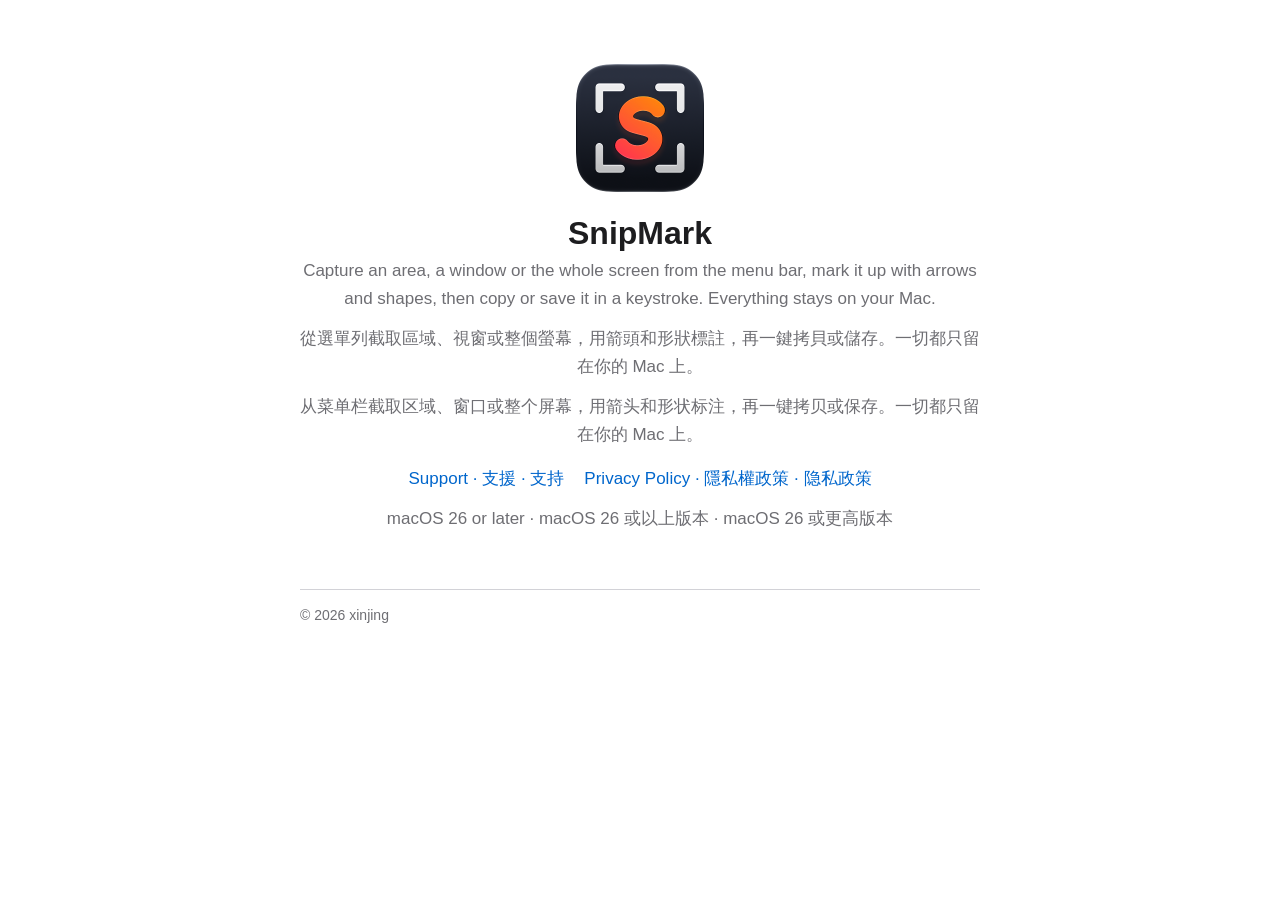
<file: snipmark/index.html>
<!doctype html>
<html lang="en">
<head>
<meta charset="utf-8">
<meta name="viewport" content="width=device-width, initial-scale=1">
<title>SnipMark: Screenshot, Annotate &amp; Save</title>
<meta name="description" content="SnipMark lives in your menu bar: capture an area, a window or the screen, annotate it, then copy or save it in a keystroke.">
<link rel="stylesheet" href="style.css">
<link rel="icon" href="icon.png">
</head>
<body>
<main>
<section class="hero" lang="en">
  <img src="icon.png" alt="SnipMark icon">
  <h1>SnipMark</h1>
  <p class="lead">Capture an area, a window or the whole screen from the menu bar, mark it up with arrows and shapes, then copy or save it in a keystroke. Everything stays on your Mac.</p>
  <p class="lead" lang="zh-Hant">從選單列截取區域、視窗或整個螢幕，用箭頭和形狀標註，再一鍵拷貝或儲存。一切都只留在你的 Mac 上。</p>
  <p class="lead" lang="zh-Hans">从菜单栏截取区域、窗口或整个屏幕，用箭头和形状标注，再一键拷贝或保存。一切都只留在你的 Mac 上。</p>
  <p class="links">
    <a href="support.html">Support · <span lang="zh-Hant">支援</span> · <span lang="zh-Hans">支持</span></a>
    <a href="privacy.html">Privacy Policy · <span lang="zh-Hant">隱私權政策</span> · <span lang="zh-Hans">隐私政策</span></a>
  </p>
  <p class="date">macOS 26 or later · macOS 26 或以上版本 · macOS 26 或更高版本</p>
</section>
<footer>© 2026 xinjing</footer>
</main>
</body>
</html>
</file>
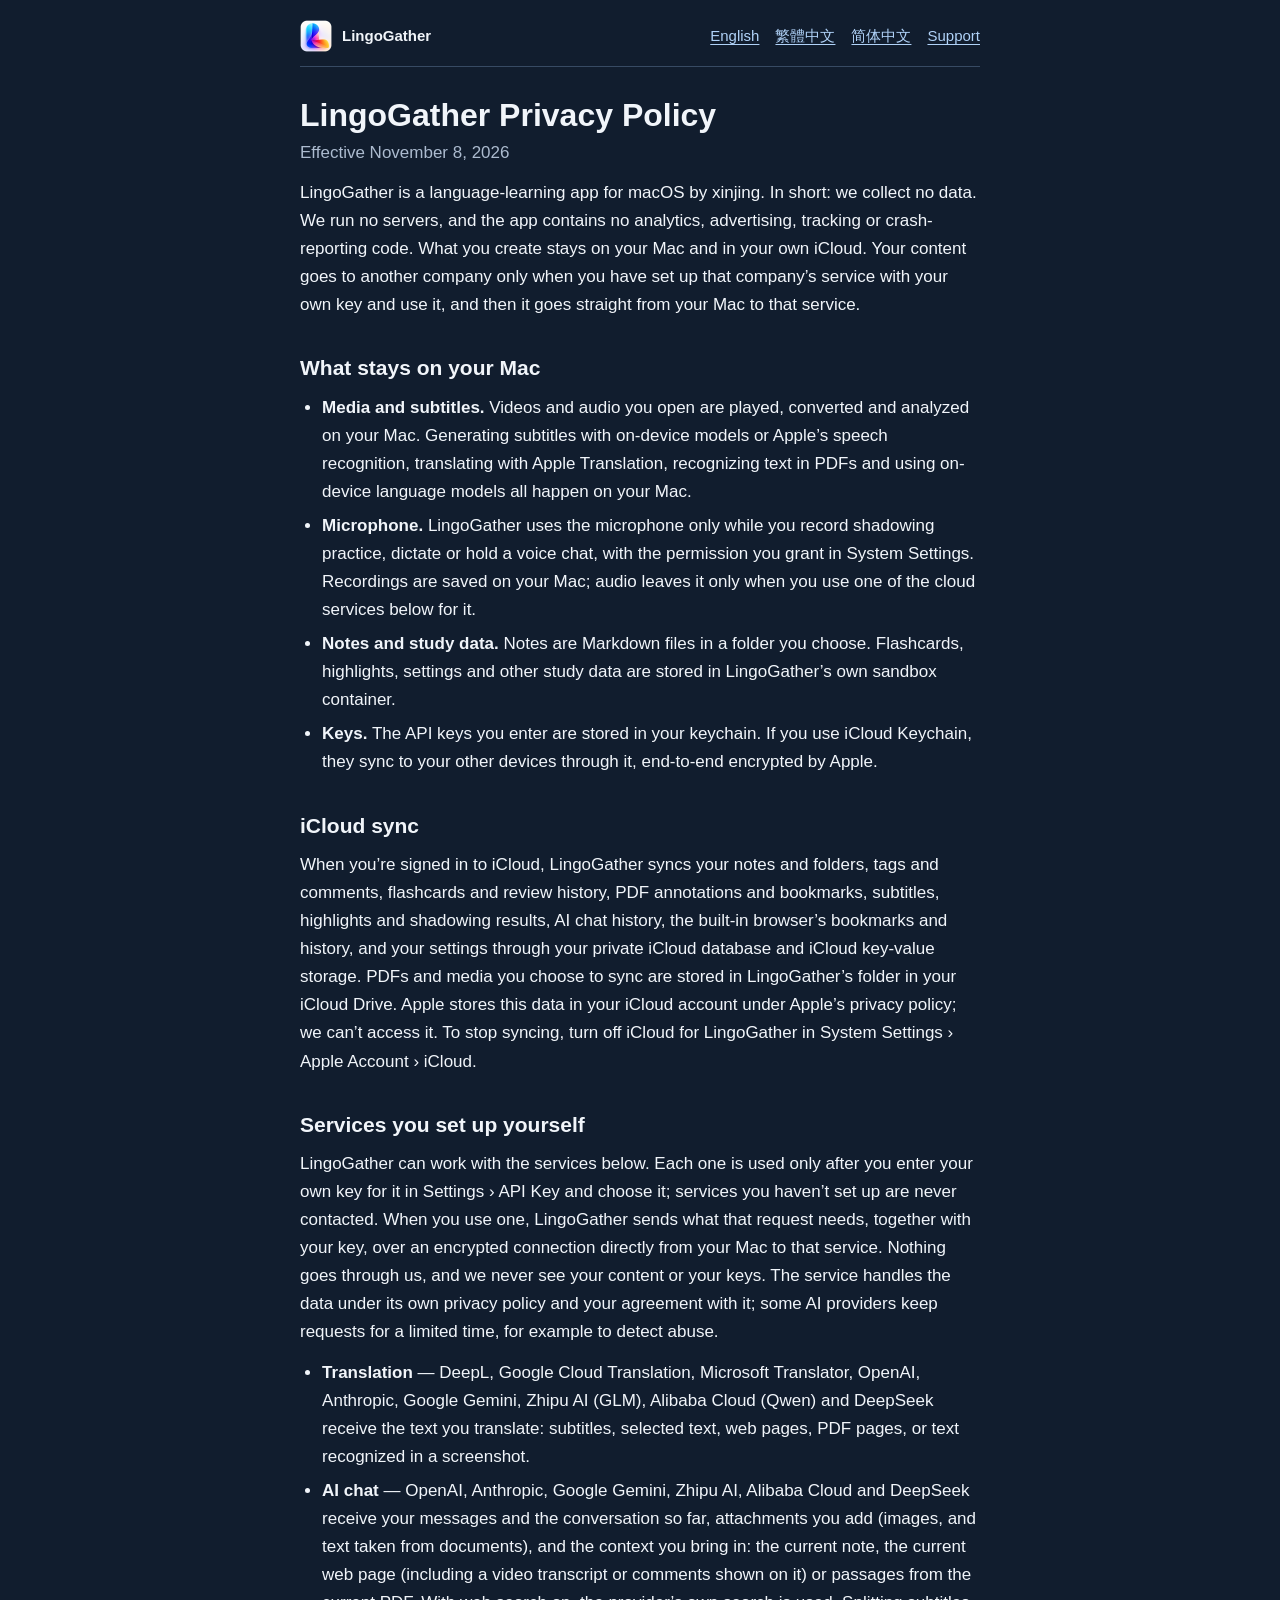
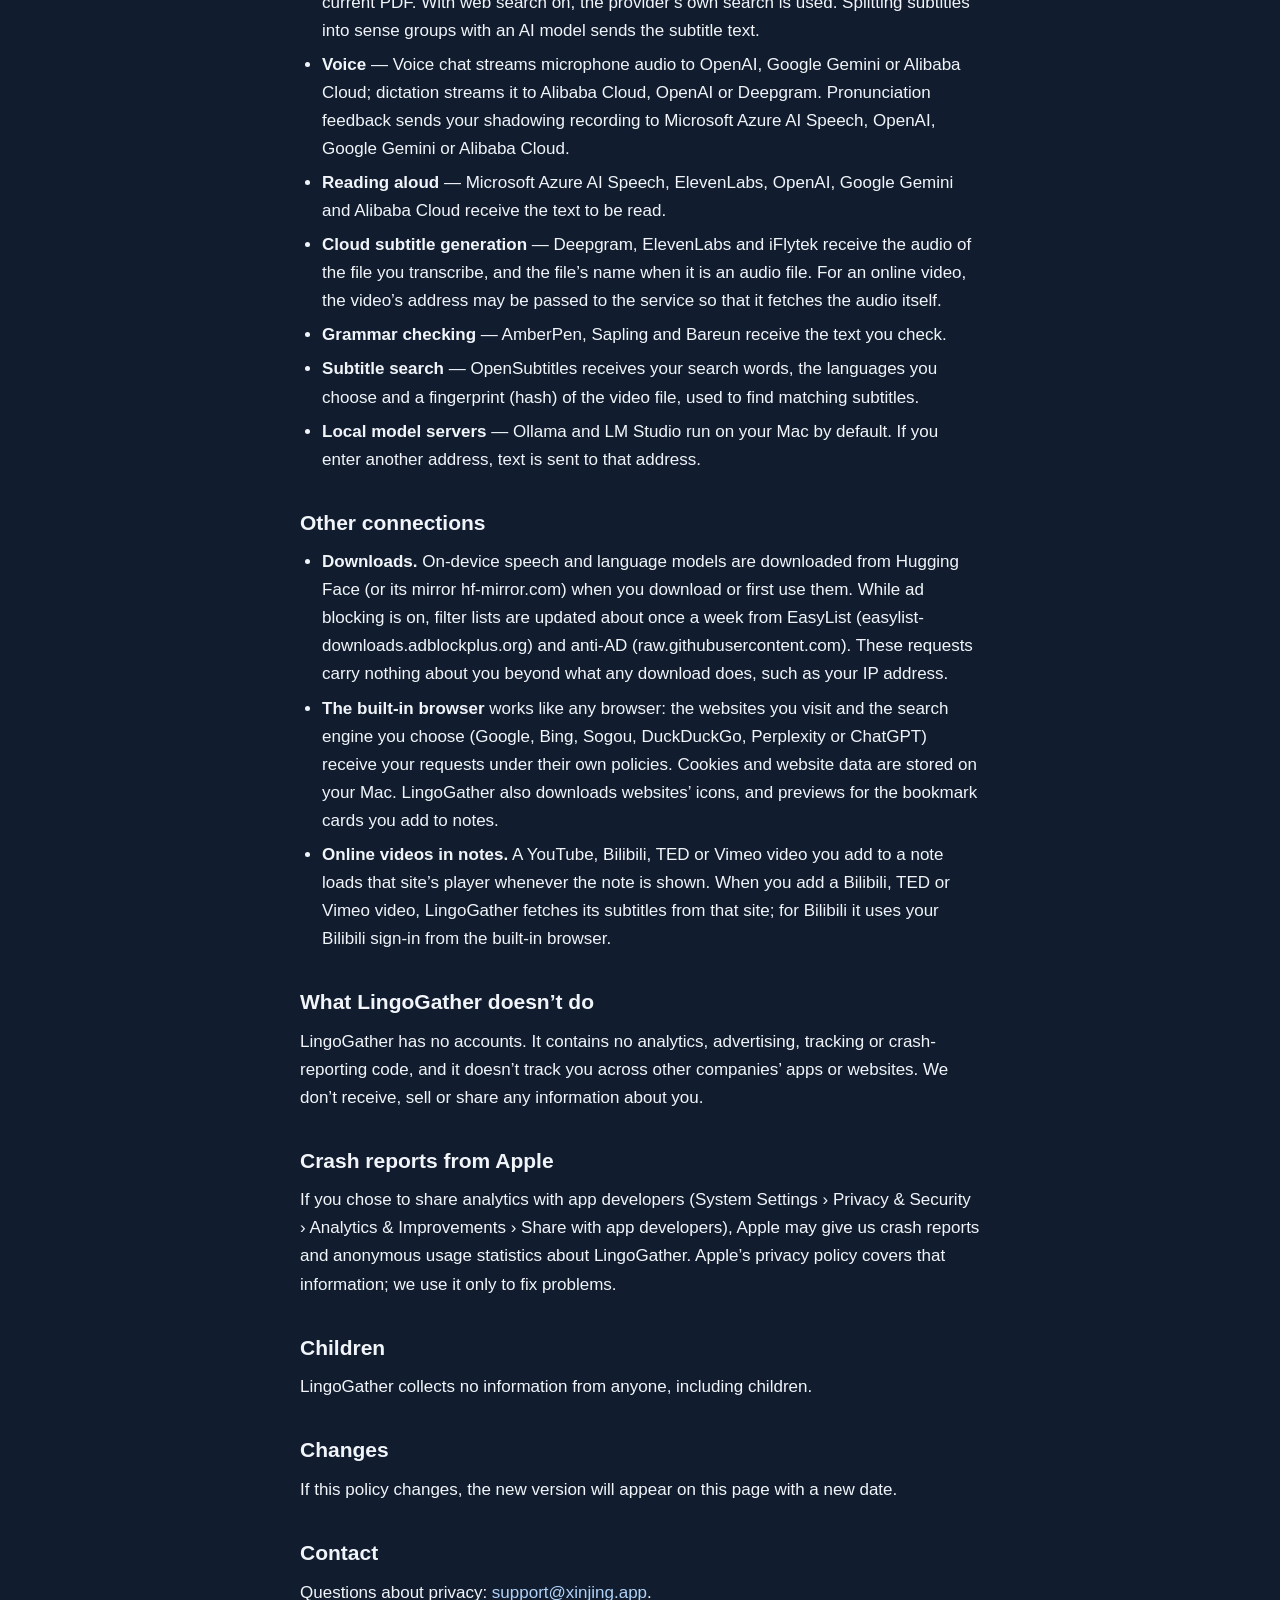
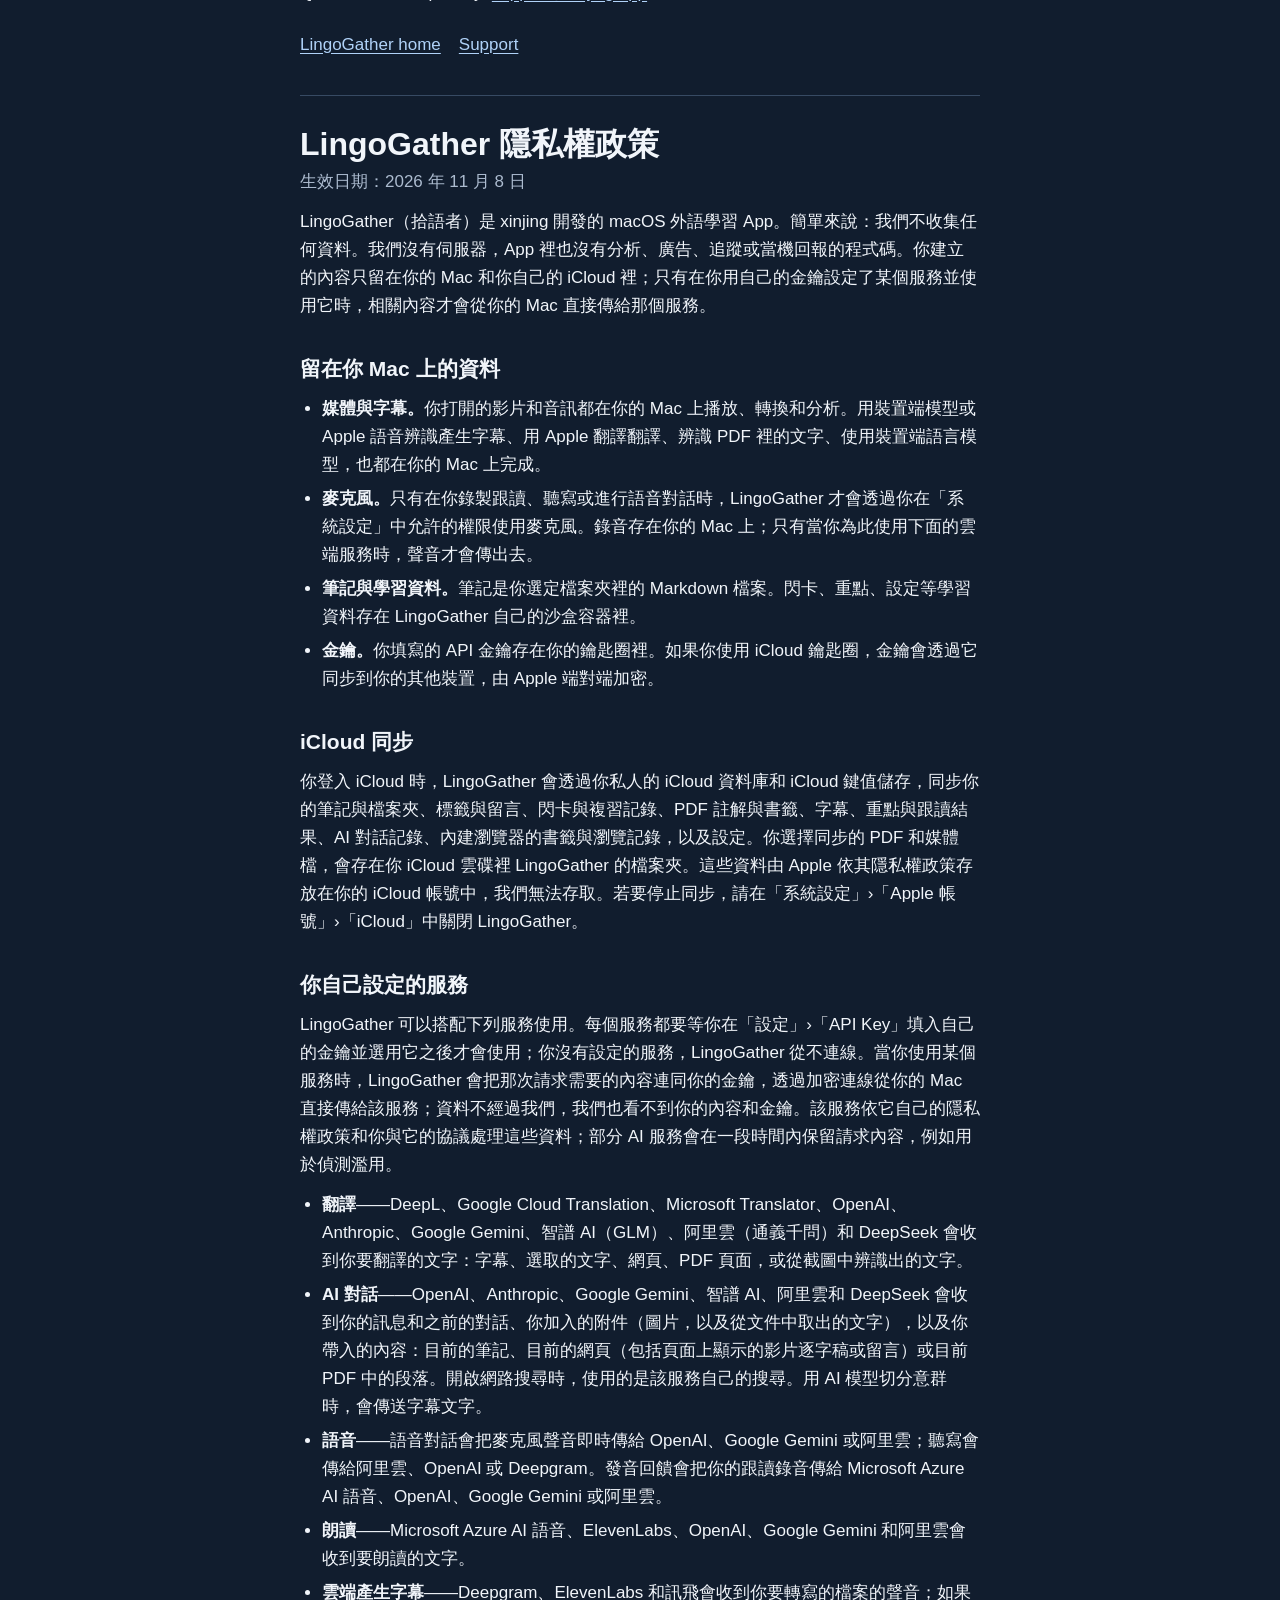
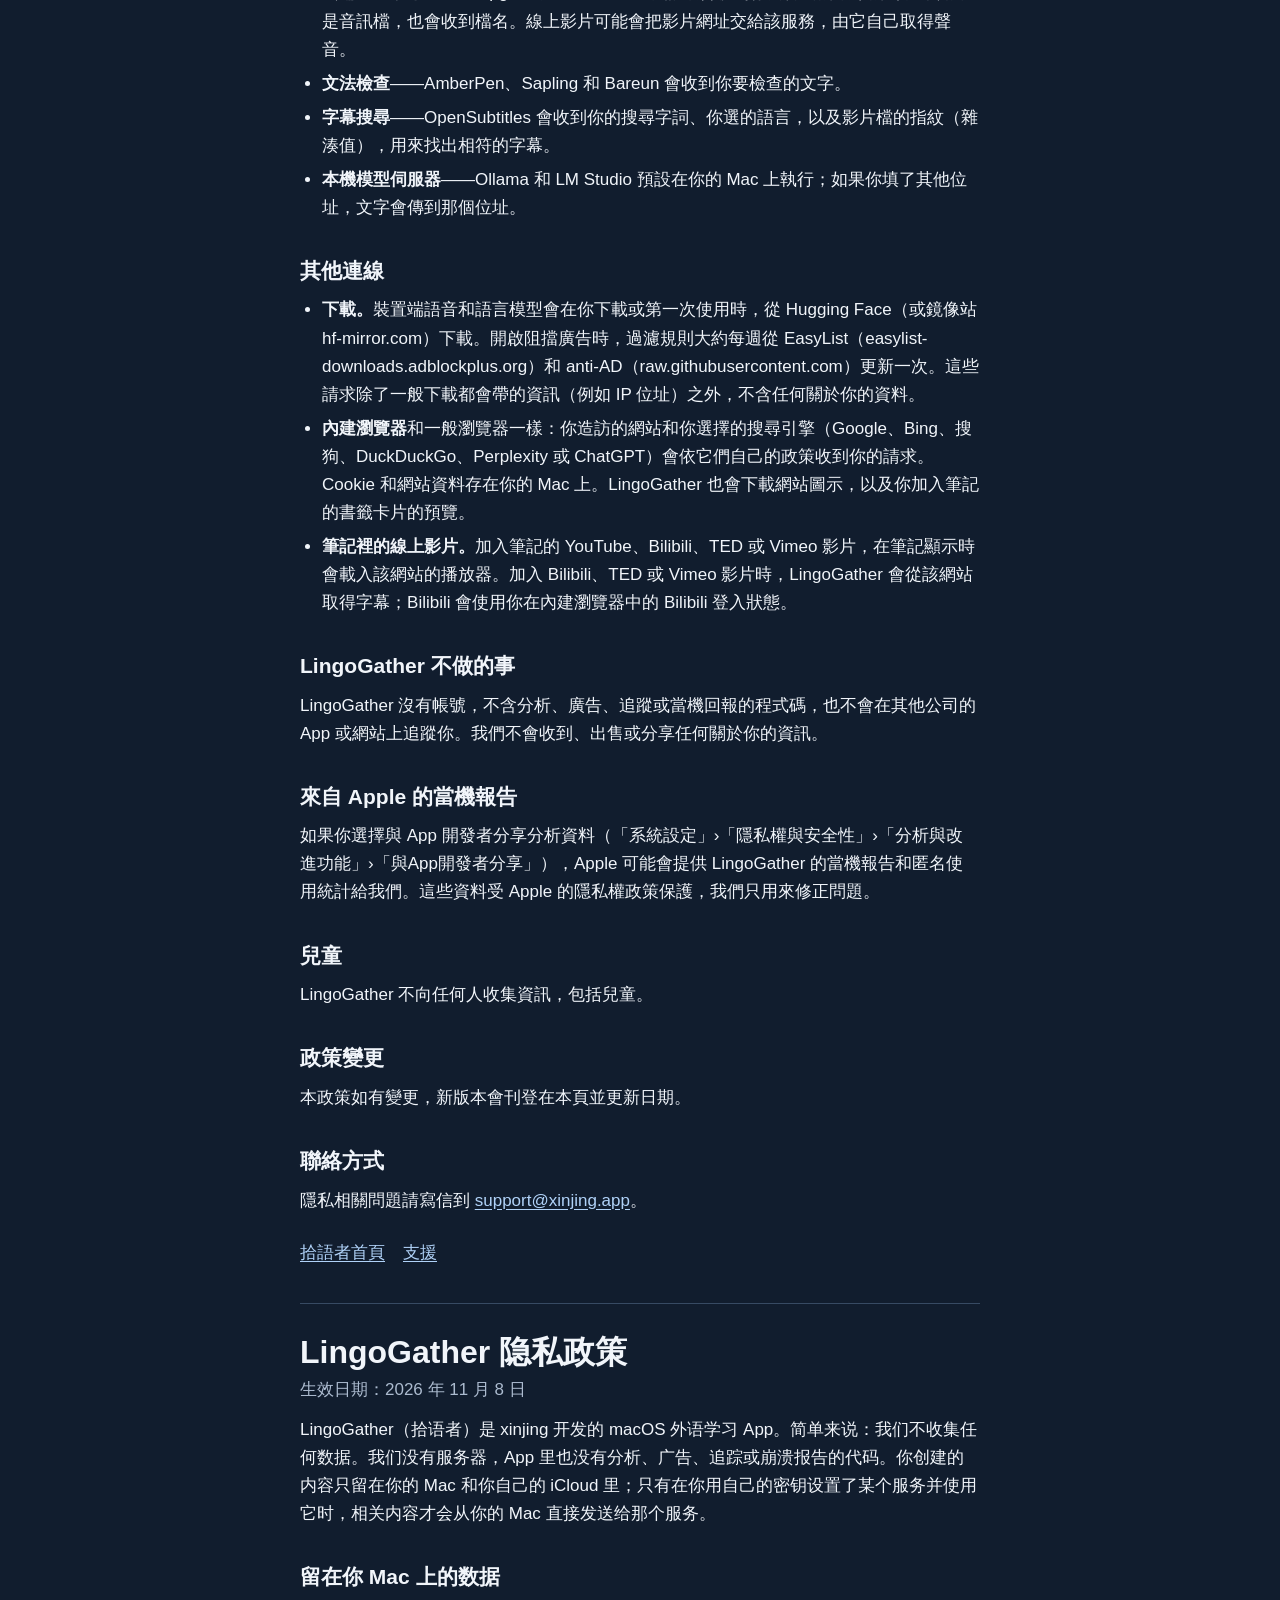
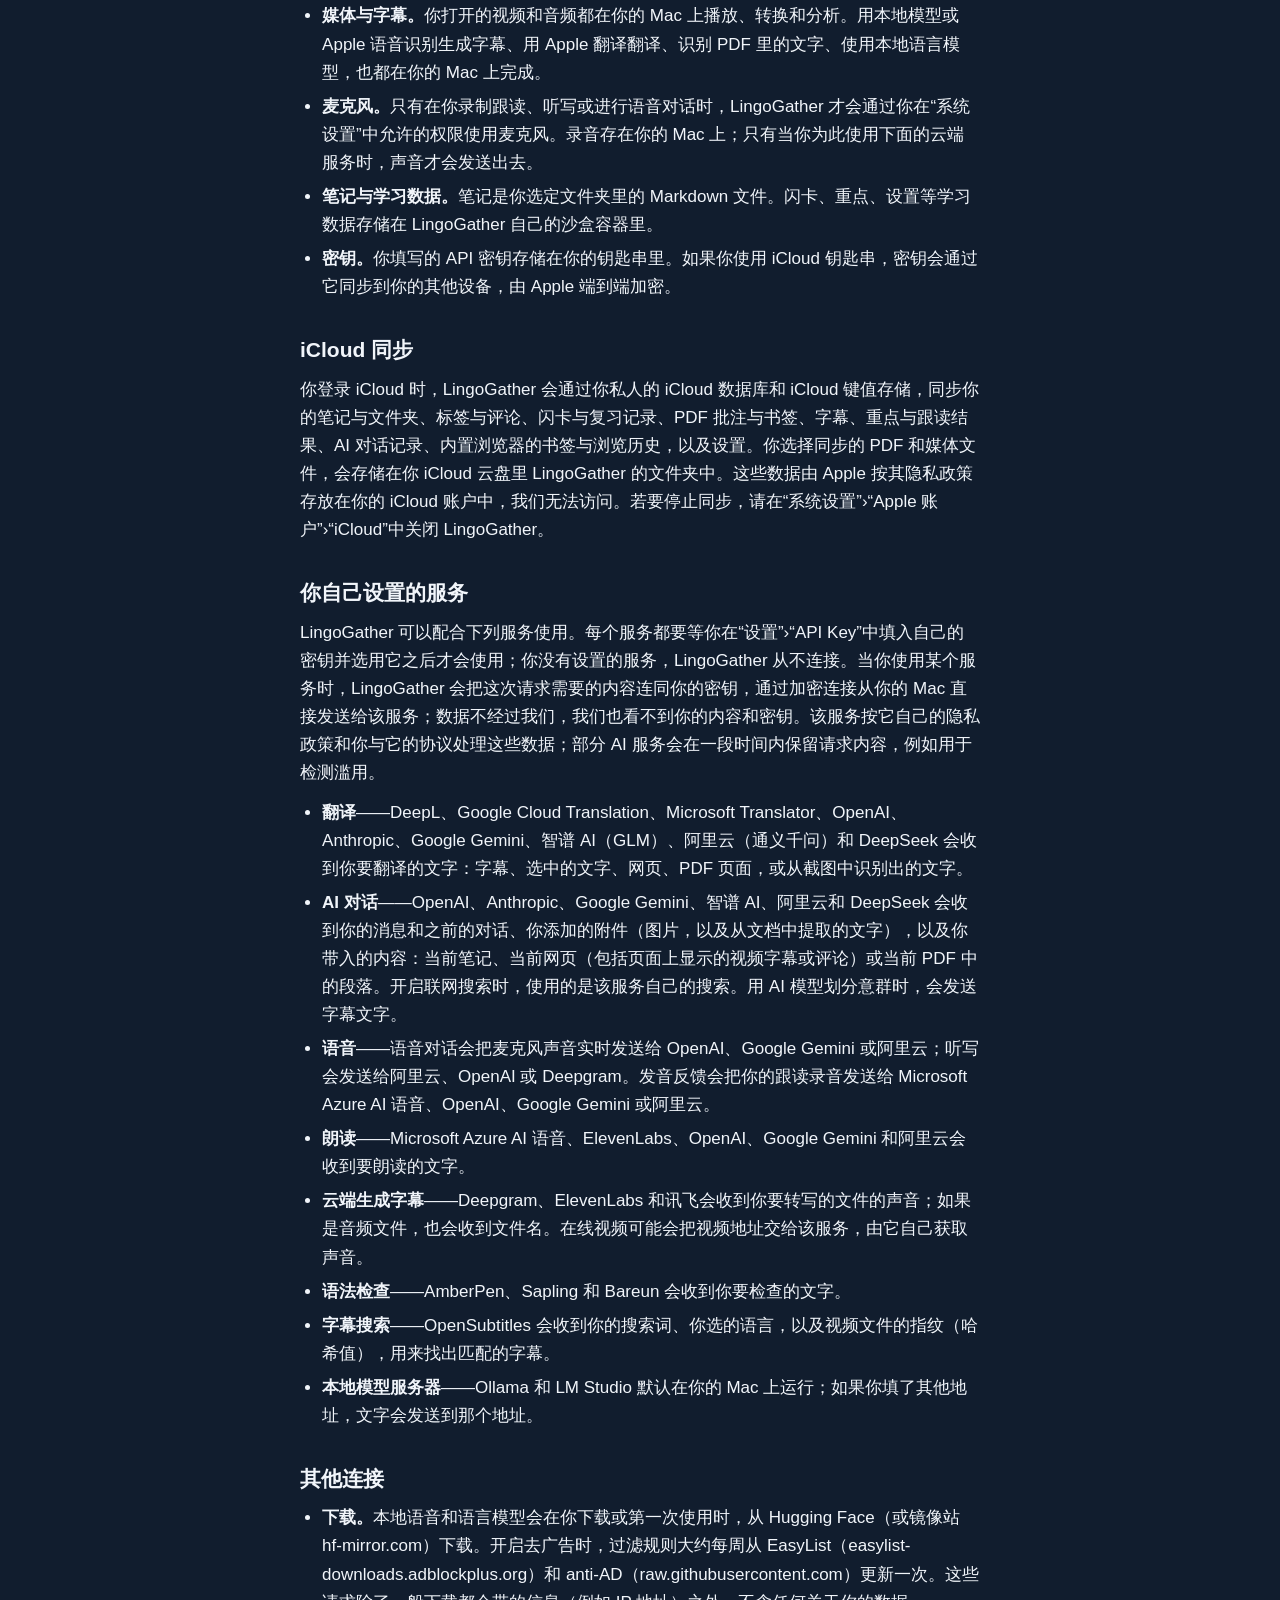
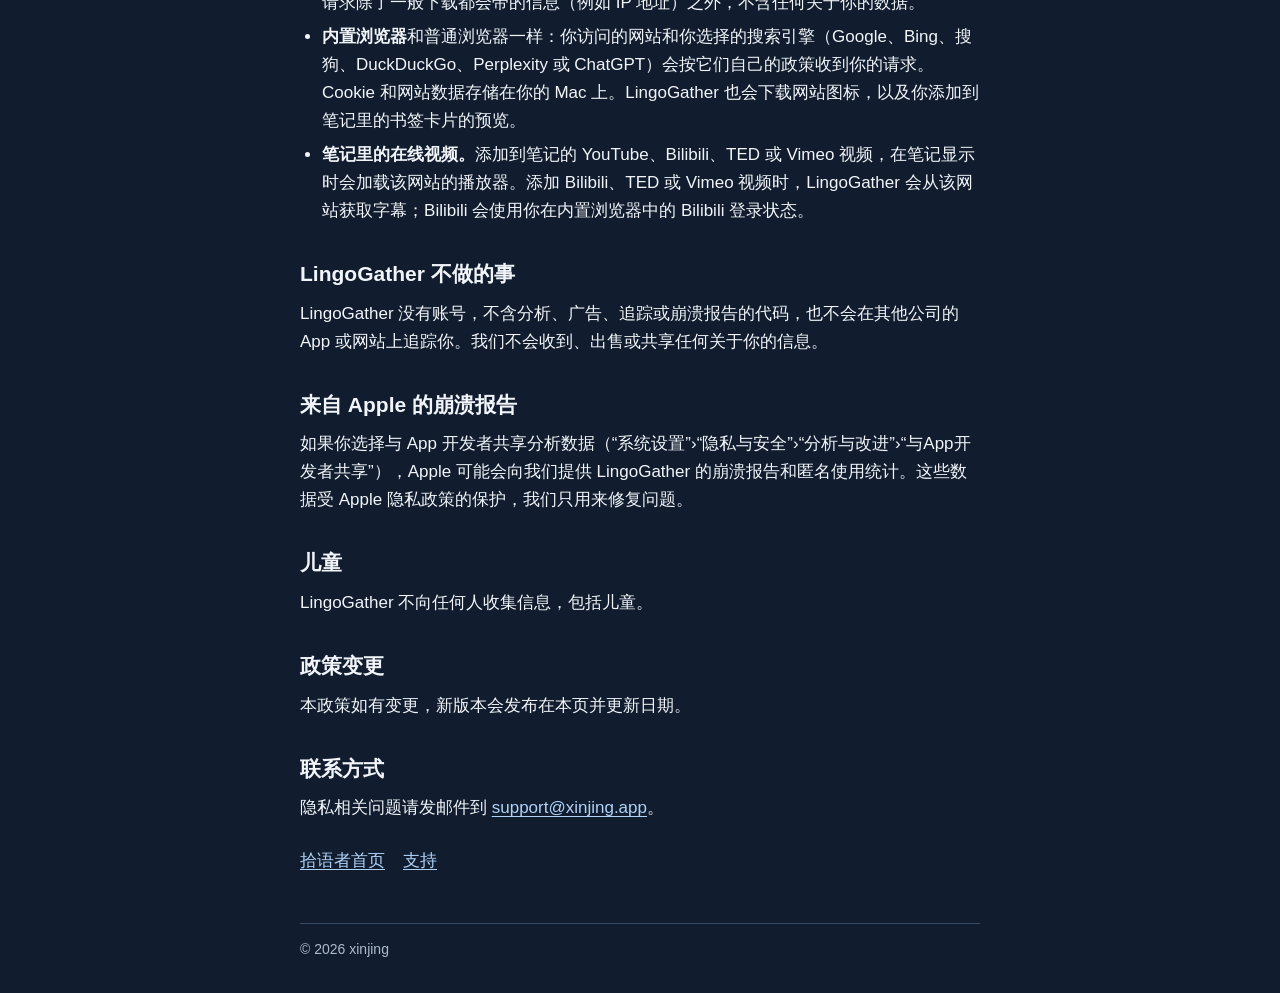
<file: lingogather/privacy.html>
<!doctype html>
<html lang="en">
<head>
<meta charset="utf-8">
<meta name="viewport" content="width=device-width, initial-scale=1">
<title>LingoGather Privacy Policy · 隱私權政策 · 隐私政策</title>
<link rel="stylesheet" href="style.css">
<link rel="icon" href="icon.png">
</head>
<body>
<header class="top">
  <a class="app" href="./"><img src="icon.png" alt="">LingoGather</a>
  <nav aria-label="Page navigation">
    <a href="#en">English</a><a href="#zh-hant" lang="zh-Hant">繁體中文</a><a href="#zh-hans" lang="zh-Hans">简体中文</a>
    <a href="support.html">Support</a>
  </nav>
</header>

<main>

<section id="en" lang="en">
  <h1>LingoGather Privacy Policy</h1>
  <p class="date">Effective November 8, 2026</p>
  <p>LingoGather is a language-learning app for macOS by xinjing. In short: we collect no data. We run no servers, and the app contains no analytics, advertising, tracking or crash-reporting code. What you create stays on your Mac and in your own iCloud. Your content goes to another company only when you have set up that company’s service with your own key and use it, and then it goes straight from your Mac to that service.</p>

  <h2>What stays on your Mac</h2>
  <ul>
    <li><strong>Media and subtitles.</strong> Videos and audio you open are played, converted and analyzed on your Mac. Generating subtitles with on-device models or Apple’s speech recognition, translating with Apple Translation, recognizing text in PDFs and using on-device language models all happen on your Mac.</li>
    <li><strong>Microphone.</strong> LingoGather uses the microphone only while you record shadowing practice, dictate or hold a voice chat, with the permission you grant in System Settings. Recordings are saved on your Mac; audio leaves it only when you use one of the cloud services below for it.</li>
    <li><strong>Notes and study data.</strong> Notes are Markdown files in a folder you choose. Flashcards, highlights, settings and other study data are stored in LingoGather’s own sandbox container.</li>
    <li><strong>Keys.</strong> The API keys you enter are stored in your keychain. If you use iCloud Keychain, they sync to your other devices through it, end-to-end encrypted by Apple.</li>
  </ul>

  <h2>iCloud sync</h2>
  <p>When you’re signed in to iCloud, LingoGather syncs your notes and folders, tags and comments, flashcards and review history, PDF annotations and bookmarks, subtitles, highlights and shadowing results, AI chat history, the built-in browser’s bookmarks and history, and your settings through your private iCloud database and iCloud key-value storage. PDFs and media you choose to sync are stored in LingoGather’s folder in your iCloud Drive. Apple stores this data in your iCloud account under Apple’s privacy policy; we can’t access it. To stop syncing, turn off iCloud for LingoGather in System Settings › Apple Account › iCloud.</p>

  <h2>Services you set up yourself</h2>
  <p>LingoGather can work with the services below. Each one is used only after you enter your own key for it in Settings › API Key and choose it; services you haven’t set up are never contacted. When you use one, LingoGather sends what that request needs, together with your key, over an encrypted connection directly from your Mac to that service. Nothing goes through us, and we never see your content or your keys. The service handles the data under its own privacy policy and your agreement with it; some AI providers keep requests for a limited time, for example to detect abuse.</p>
  <ul>
    <li><strong>Translation</strong> — DeepL, Google Cloud Translation, Microsoft Translator, OpenAI, Anthropic, Google Gemini, Zhipu AI (GLM), Alibaba Cloud (Qwen) and DeepSeek receive the text you translate: subtitles, selected text, web pages, PDF pages, or text recognized in a screenshot.</li>
    <li><strong>AI chat</strong> — OpenAI, Anthropic, Google Gemini, Zhipu AI, Alibaba Cloud and DeepSeek receive your messages and the conversation so far, attachments you add (images, and text taken from documents), and the context you bring in: the current note, the current web page (including a video transcript or comments shown on it) or passages from the current PDF. With web search on, the provider’s own search is used. Splitting subtitles into sense groups with an AI model sends the subtitle text.</li>
    <li><strong>Voice</strong> — Voice chat streams microphone audio to OpenAI, Google Gemini or Alibaba Cloud; dictation streams it to Alibaba Cloud, OpenAI or Deepgram. Pronunciation feedback sends your shadowing recording to Microsoft Azure AI Speech, OpenAI, Google Gemini or Alibaba Cloud.</li>
    <li><strong>Reading aloud</strong> — Microsoft Azure AI Speech, ElevenLabs, OpenAI, Google Gemini and Alibaba Cloud receive the text to be read.</li>
    <li><strong>Cloud subtitle generation</strong> — Deepgram, ElevenLabs and iFlytek receive the audio of the file you transcribe, and the file’s name when it is an audio file. For an online video, the video’s address may be passed to the service so that it fetches the audio itself.</li>
    <li><strong>Grammar checking</strong> — AmberPen, Sapling and Bareun receive the text you check.</li>
    <li><strong>Subtitle search</strong> — OpenSubtitles receives your search words, the languages you choose and a fingerprint (hash) of the video file, used to find matching subtitles.</li>
    <li><strong>Local model servers</strong> — Ollama and LM Studio run on your Mac by default. If you enter another address, text is sent to that address.</li>
  </ul>

  <h2>Other connections</h2>
  <ul>
    <li><strong>Downloads.</strong> On-device speech and language models are downloaded from Hugging Face (or its mirror hf-mirror.com) when you download or first use them. While ad blocking is on, filter lists are updated about once a week from EasyList (easylist-downloads.adblockplus.org) and anti-AD (raw.githubusercontent.com). These requests carry nothing about you beyond what any download does, such as your IP address.</li>
    <li><strong>The built-in browser</strong> works like any browser: the websites you visit and the search engine you choose (Google, Bing, Sogou, DuckDuckGo, Perplexity or ChatGPT) receive your requests under their own policies. Cookies and website data are stored on your Mac. LingoGather also downloads websites’ icons, and previews for the bookmark cards you add to notes.</li>
    <li><strong>Online videos in notes.</strong> A YouTube, Bilibili, TED or Vimeo video you add to a note loads that site’s player whenever the note is shown. When you add a Bilibili, TED or Vimeo video, LingoGather fetches its subtitles from that site; for Bilibili it uses your Bilibili sign-in from the built-in browser.</li>
  </ul>

  <h2>What LingoGather doesn’t do</h2>
  <p>LingoGather has no accounts. It contains no analytics, advertising, tracking or crash-reporting code, and it doesn’t track you across other companies’ apps or websites. We don’t receive, sell or share any information about you.</p>

  <h2>Crash reports from Apple</h2>
  <p>If you chose to share analytics with app developers (System Settings › Privacy &amp; Security › Analytics &amp; Improvements › Share with app developers), Apple may give us crash reports and anonymous usage statistics about LingoGather. Apple’s privacy policy covers that information; we use it only to fix problems.</p>

  <h2>Children</h2>
  <p>LingoGather collects no information from anyone, including children.</p>

  <h2>Changes</h2>
  <p>If this policy changes, the new version will appear on this page with a new date.</p>

  <h2>Contact</h2>
  <p>Questions about privacy: <a href="mailto:support@xinjing.app">support@xinjing.app</a>.</p>
  <p class="related"><a href="./">LingoGather home</a><a href="support.html#en">Support</a></p>
</section>

<section id="zh-hant" lang="zh-Hant">
  <h1>LingoGather 隱私權政策</h1>
  <p class="date">生效日期：2026 年 11 月 8 日</p>
  <p>LingoGather（拾語者）是 xinjing 開發的 macOS 外語學習 App。簡單來說：我們不收集任何資料。我們沒有伺服器，App 裡也沒有分析、廣告、追蹤或當機回報的程式碼。你建立的內容只留在你的 Mac 和你自己的 iCloud 裡；只有在你用自己的金鑰設定了某個服務並使用它時，相關內容才會從你的 Mac 直接傳給那個服務。</p>

  <h2>留在你 Mac 上的資料</h2>
  <ul>
    <li><strong>媒體與字幕。</strong>你打開的影片和音訊都在你的 Mac 上播放、轉換和分析。用裝置端模型或 Apple 語音辨識產生字幕、用 Apple 翻譯翻譯、辨識 PDF 裡的文字、使用裝置端語言模型，也都在你的 Mac 上完成。</li>
    <li><strong>麥克風。</strong>只有在你錄製跟讀、聽寫或進行語音對話時，LingoGather 才會透過你在「系統設定」中允許的權限使用麥克風。錄音存在你的 Mac 上；只有當你為此使用下面的雲端服務時，聲音才會傳出去。</li>
    <li><strong>筆記與學習資料。</strong>筆記是你選定檔案夾裡的 Markdown 檔案。閃卡、重點、設定等學習資料存在 LingoGather 自己的沙盒容器裡。</li>
    <li><strong>金鑰。</strong>你填寫的 API 金鑰存在你的鑰匙圈裡。如果你使用 iCloud 鑰匙圈，金鑰會透過它同步到你的其他裝置，由 Apple 端對端加密。</li>
  </ul>

  <h2>iCloud 同步</h2>
  <p>你登入 iCloud 時，LingoGather 會透過你私人的 iCloud 資料庫和 iCloud 鍵值儲存，同步你的筆記與檔案夾、標籤與留言、閃卡與複習記錄、PDF 註解與書籤、字幕、重點與跟讀結果、AI 對話記錄、內建瀏覽器的書籤與瀏覽記錄，以及設定。你選擇同步的 PDF 和媒體檔，會存在你 iCloud 雲碟裡 LingoGather 的檔案夾。這些資料由 Apple 依其隱私權政策存放在你的 iCloud 帳號中，我們無法存取。若要停止同步，請在「系統設定」›「Apple 帳號」›「iCloud」中關閉 LingoGather。</p>

  <h2>你自己設定的服務</h2>
  <p>LingoGather 可以搭配下列服務使用。每個服務都要等你在「設定」›「API Key」填入自己的金鑰並選用它之後才會使用；你沒有設定的服務，LingoGather 從不連線。當你使用某個服務時，LingoGather 會把那次請求需要的內容連同你的金鑰，透過加密連線從你的 Mac 直接傳給該服務；資料不經過我們，我們也看不到你的內容和金鑰。該服務依它自己的隱私權政策和你與它的協議處理這些資料；部分 AI 服務會在一段時間內保留請求內容，例如用於偵測濫用。</p>
  <ul>
    <li><strong>翻譯</strong>——DeepL、Google Cloud Translation、Microsoft Translator、OpenAI、Anthropic、Google Gemini、智譜 AI（GLM）、阿里雲（通義千問）和 DeepSeek 會收到你要翻譯的文字：字幕、選取的文字、網頁、PDF 頁面，或從截圖中辨識出的文字。</li>
    <li><strong>AI 對話</strong>——OpenAI、Anthropic、Google Gemini、智譜 AI、阿里雲和 DeepSeek 會收到你的訊息和之前的對話、你加入的附件（圖片，以及從文件中取出的文字），以及你帶入的內容：目前的筆記、目前的網頁（包括頁面上顯示的影片逐字稿或留言）或目前 PDF 中的段落。開啟網路搜尋時，使用的是該服務自己的搜尋。用 AI 模型切分意群時，會傳送字幕文字。</li>
    <li><strong>語音</strong>——語音對話會把麥克風聲音即時傳給 OpenAI、Google Gemini 或阿里雲；聽寫會傳給阿里雲、OpenAI 或 Deepgram。發音回饋會把你的跟讀錄音傳給 Microsoft Azure AI 語音、OpenAI、Google Gemini 或阿里雲。</li>
    <li><strong>朗讀</strong>——Microsoft Azure AI 語音、ElevenLabs、OpenAI、Google Gemini 和阿里雲會收到要朗讀的文字。</li>
    <li><strong>雲端產生字幕</strong>——Deepgram、ElevenLabs 和訊飛會收到你要轉寫的檔案的聲音；如果是音訊檔，也會收到檔名。線上影片可能會把影片網址交給該服務，由它自己取得聲音。</li>
    <li><strong>文法檢查</strong>——AmberPen、Sapling 和 Bareun 會收到你要檢查的文字。</li>
    <li><strong>字幕搜尋</strong>——OpenSubtitles 會收到你的搜尋字詞、你選的語言，以及影片檔的指紋（雜湊值），用來找出相符的字幕。</li>
    <li><strong>本機模型伺服器</strong>——Ollama 和 LM Studio 預設在你的 Mac 上執行；如果你填了其他位址，文字會傳到那個位址。</li>
  </ul>

  <h2>其他連線</h2>
  <ul>
    <li><strong>下載。</strong>裝置端語音和語言模型會在你下載或第一次使用時，從 Hugging Face（或鏡像站 hf-mirror.com）下載。開啟阻擋廣告時，過濾規則大約每週從 EasyList（easylist-downloads.adblockplus.org）和 anti-AD（raw.githubusercontent.com）更新一次。這些請求除了一般下載都會帶的資訊（例如 IP 位址）之外，不含任何關於你的資料。</li>
    <li><strong>內建瀏覽器</strong>和一般瀏覽器一樣：你造訪的網站和你選擇的搜尋引擎（Google、Bing、搜狗、DuckDuckGo、Perplexity 或 ChatGPT）會依它們自己的政策收到你的請求。Cookie 和網站資料存在你的 Mac 上。LingoGather 也會下載網站圖示，以及你加入筆記的書籤卡片的預覽。</li>
    <li><strong>筆記裡的線上影片。</strong>加入筆記的 YouTube、Bilibili、TED 或 Vimeo 影片，在筆記顯示時會載入該網站的播放器。加入 Bilibili、TED 或 Vimeo 影片時，LingoGather 會從該網站取得字幕；Bilibili 會使用你在內建瀏覽器中的 Bilibili 登入狀態。</li>
  </ul>

  <h2>LingoGather 不做的事</h2>
  <p>LingoGather 沒有帳號，不含分析、廣告、追蹤或當機回報的程式碼，也不會在其他公司的 App 或網站上追蹤你。我們不會收到、出售或分享任何關於你的資訊。</p>

  <h2>來自 Apple 的當機報告</h2>
  <p>如果你選擇與 App 開發者分享分析資料（「系統設定」›「隱私權與安全性」›「分析與改進功能」›「與App開發者分享」），Apple 可能會提供 LingoGather 的當機報告和匿名使用統計給我們。這些資料受 Apple 的隱私權政策保護，我們只用來修正問題。</p>

  <h2>兒童</h2>
  <p>LingoGather 不向任何人收集資訊，包括兒童。</p>

  <h2>政策變更</h2>
  <p>本政策如有變更，新版本會刊登在本頁並更新日期。</p>

  <h2>聯絡方式</h2>
  <p>隱私相關問題請寫信到 <a href="mailto:support@xinjing.app">support@xinjing.app</a>。</p>
  <p class="related"><a href="zh-hant.html">拾語者首頁</a><a href="support.html#zh-hant">支援</a></p>
</section>

<section id="zh-hans" lang="zh-Hans">
  <h1>LingoGather 隐私政策</h1>
  <p class="date">生效日期：2026 年 11 月 8 日</p>
  <p>LingoGather（拾语者）是 xinjing 开发的 macOS 外语学习 App。简单来说：我们不收集任何数据。我们没有服务器，App 里也没有分析、广告、追踪或崩溃报告的代码。你创建的内容只留在你的 Mac 和你自己的 iCloud 里；只有在你用自己的密钥设置了某个服务并使用它时，相关内容才会从你的 Mac 直接发送给那个服务。</p>

  <h2>留在你 Mac 上的数据</h2>
  <ul>
    <li><strong>媒体与字幕。</strong>你打开的视频和音频都在你的 Mac 上播放、转换和分析。用本地模型或 Apple 语音识别生成字幕、用 Apple 翻译翻译、识别 PDF 里的文字、使用本地语言模型，也都在你的 Mac 上完成。</li>
    <li><strong>麦克风。</strong>只有在你录制跟读、听写或进行语音对话时，LingoGather 才会通过你在“系统设置”中允许的权限使用麦克风。录音存在你的 Mac 上；只有当你为此使用下面的云端服务时，声音才会发送出去。</li>
    <li><strong>笔记与学习数据。</strong>笔记是你选定文件夹里的 Markdown 文件。闪卡、重点、设置等学习数据存储在 LingoGather 自己的沙盒容器里。</li>
    <li><strong>密钥。</strong>你填写的 API 密钥存储在你的钥匙串里。如果你使用 iCloud 钥匙串，密钥会通过它同步到你的其他设备，由 Apple 端到端加密。</li>
  </ul>

  <h2>iCloud 同步</h2>
  <p>你登录 iCloud 时，LingoGather 会通过你私人的 iCloud 数据库和 iCloud 键值存储，同步你的笔记与文件夹、标签与评论、闪卡与复习记录、PDF 批注与书签、字幕、重点与跟读结果、AI 对话记录、内置浏览器的书签与浏览历史，以及设置。你选择同步的 PDF 和媒体文件，会存储在你 iCloud 云盘里 LingoGather 的文件夹中。这些数据由 Apple 按其隐私政策存放在你的 iCloud 账户中，我们无法访问。若要停止同步，请在“系统设置”›“Apple 账户”›“iCloud”中关闭 LingoGather。</p>

  <h2>你自己设置的服务</h2>
  <p>LingoGather 可以配合下列服务使用。每个服务都要等你在“设置”›“API Key”中填入自己的密钥并选用它之后才会使用；你没有设置的服务，LingoGather 从不连接。当你使用某个服务时，LingoGather 会把这次请求需要的内容连同你的密钥，通过加密连接从你的 Mac 直接发送给该服务；数据不经过我们，我们也看不到你的内容和密钥。该服务按它自己的隐私政策和你与它的协议处理这些数据；部分 AI 服务会在一段时间内保留请求内容，例如用于检测滥用。</p>
  <ul>
    <li><strong>翻译</strong>——DeepL、Google Cloud Translation、Microsoft Translator、OpenAI、Anthropic、Google Gemini、智谱 AI（GLM）、阿里云（通义千问）和 DeepSeek 会收到你要翻译的文字：字幕、选中的文字、网页、PDF 页面，或从截图中识别出的文字。</li>
    <li><strong>AI 对话</strong>——OpenAI、Anthropic、Google Gemini、智谱 AI、阿里云和 DeepSeek 会收到你的消息和之前的对话、你添加的附件（图片，以及从文档中提取的文字），以及你带入的内容：当前笔记、当前网页（包括页面上显示的视频字幕或评论）或当前 PDF 中的段落。开启联网搜索时，使用的是该服务自己的搜索。用 AI 模型划分意群时，会发送字幕文字。</li>
    <li><strong>语音</strong>——语音对话会把麦克风声音实时发送给 OpenAI、Google Gemini 或阿里云；听写会发送给阿里云、OpenAI 或 Deepgram。发音反馈会把你的跟读录音发送给 Microsoft Azure AI 语音、OpenAI、Google Gemini 或阿里云。</li>
    <li><strong>朗读</strong>——Microsoft Azure AI 语音、ElevenLabs、OpenAI、Google Gemini 和阿里云会收到要朗读的文字。</li>
    <li><strong>云端生成字幕</strong>——Deepgram、ElevenLabs 和讯飞会收到你要转写的文件的声音；如果是音频文件，也会收到文件名。在线视频可能会把视频地址交给该服务，由它自己获取声音。</li>
    <li><strong>语法检查</strong>——AmberPen、Sapling 和 Bareun 会收到你要检查的文字。</li>
    <li><strong>字幕搜索</strong>——OpenSubtitles 会收到你的搜索词、你选的语言，以及视频文件的指纹（哈希值），用来找出匹配的字幕。</li>
    <li><strong>本地模型服务器</strong>——Ollama 和 LM Studio 默认在你的 Mac 上运行；如果你填了其他地址，文字会发送到那个地址。</li>
  </ul>

  <h2>其他连接</h2>
  <ul>
    <li><strong>下载。</strong>本地语音和语言模型会在你下载或第一次使用时，从 Hugging Face（或镜像站 hf-mirror.com）下载。开启去广告时，过滤规则大约每周从 EasyList（easylist-downloads.adblockplus.org）和 anti-AD（raw.githubusercontent.com）更新一次。这些请求除了一般下载都会带的信息（例如 IP 地址）之外，不含任何关于你的数据。</li>
    <li><strong>内置浏览器</strong>和普通浏览器一样：你访问的网站和你选择的搜索引擎（Google、Bing、搜狗、DuckDuckGo、Perplexity 或 ChatGPT）会按它们自己的政策收到你的请求。Cookie 和网站数据存储在你的 Mac 上。LingoGather 也会下载网站图标，以及你添加到笔记里的书签卡片的预览。</li>
    <li><strong>笔记里的在线视频。</strong>添加到笔记的 YouTube、Bilibili、TED 或 Vimeo 视频，在笔记显示时会加载该网站的播放器。添加 Bilibili、TED 或 Vimeo 视频时，LingoGather 会从该网站获取字幕；Bilibili 会使用你在内置浏览器中的 Bilibili 登录状态。</li>
  </ul>

  <h2>LingoGather 不做的事</h2>
  <p>LingoGather 没有账号，不含分析、广告、追踪或崩溃报告的代码，也不会在其他公司的 App 或网站上追踪你。我们不会收到、出售或共享任何关于你的信息。</p>

  <h2>来自 Apple 的崩溃报告</h2>
  <p>如果你选择与 App 开发者共享分析数据（“系统设置”›“隐私与安全”›“分析与改进”›“与App开发者共享”），Apple 可能会向我们提供 LingoGather 的崩溃报告和匿名使用统计。这些数据受 Apple 隐私政策的保护，我们只用来修复问题。</p>

  <h2>儿童</h2>
  <p>LingoGather 不向任何人收集信息，包括儿童。</p>

  <h2>政策变更</h2>
  <p>本政策如有变更，新版本会发布在本页并更新日期。</p>

  <h2>联系方式</h2>
  <p>隐私相关问题请发邮件到 <a href="mailto:support@xinjing.app">support@xinjing.app</a>。</p>
  <p class="related"><a href="zh-hans.html">拾语者首页</a><a href="support.html#zh-hans">支持</a></p>
</section>

</main>
<footer>© 2026 xinjing</footer>
</body>
</html>
</file>
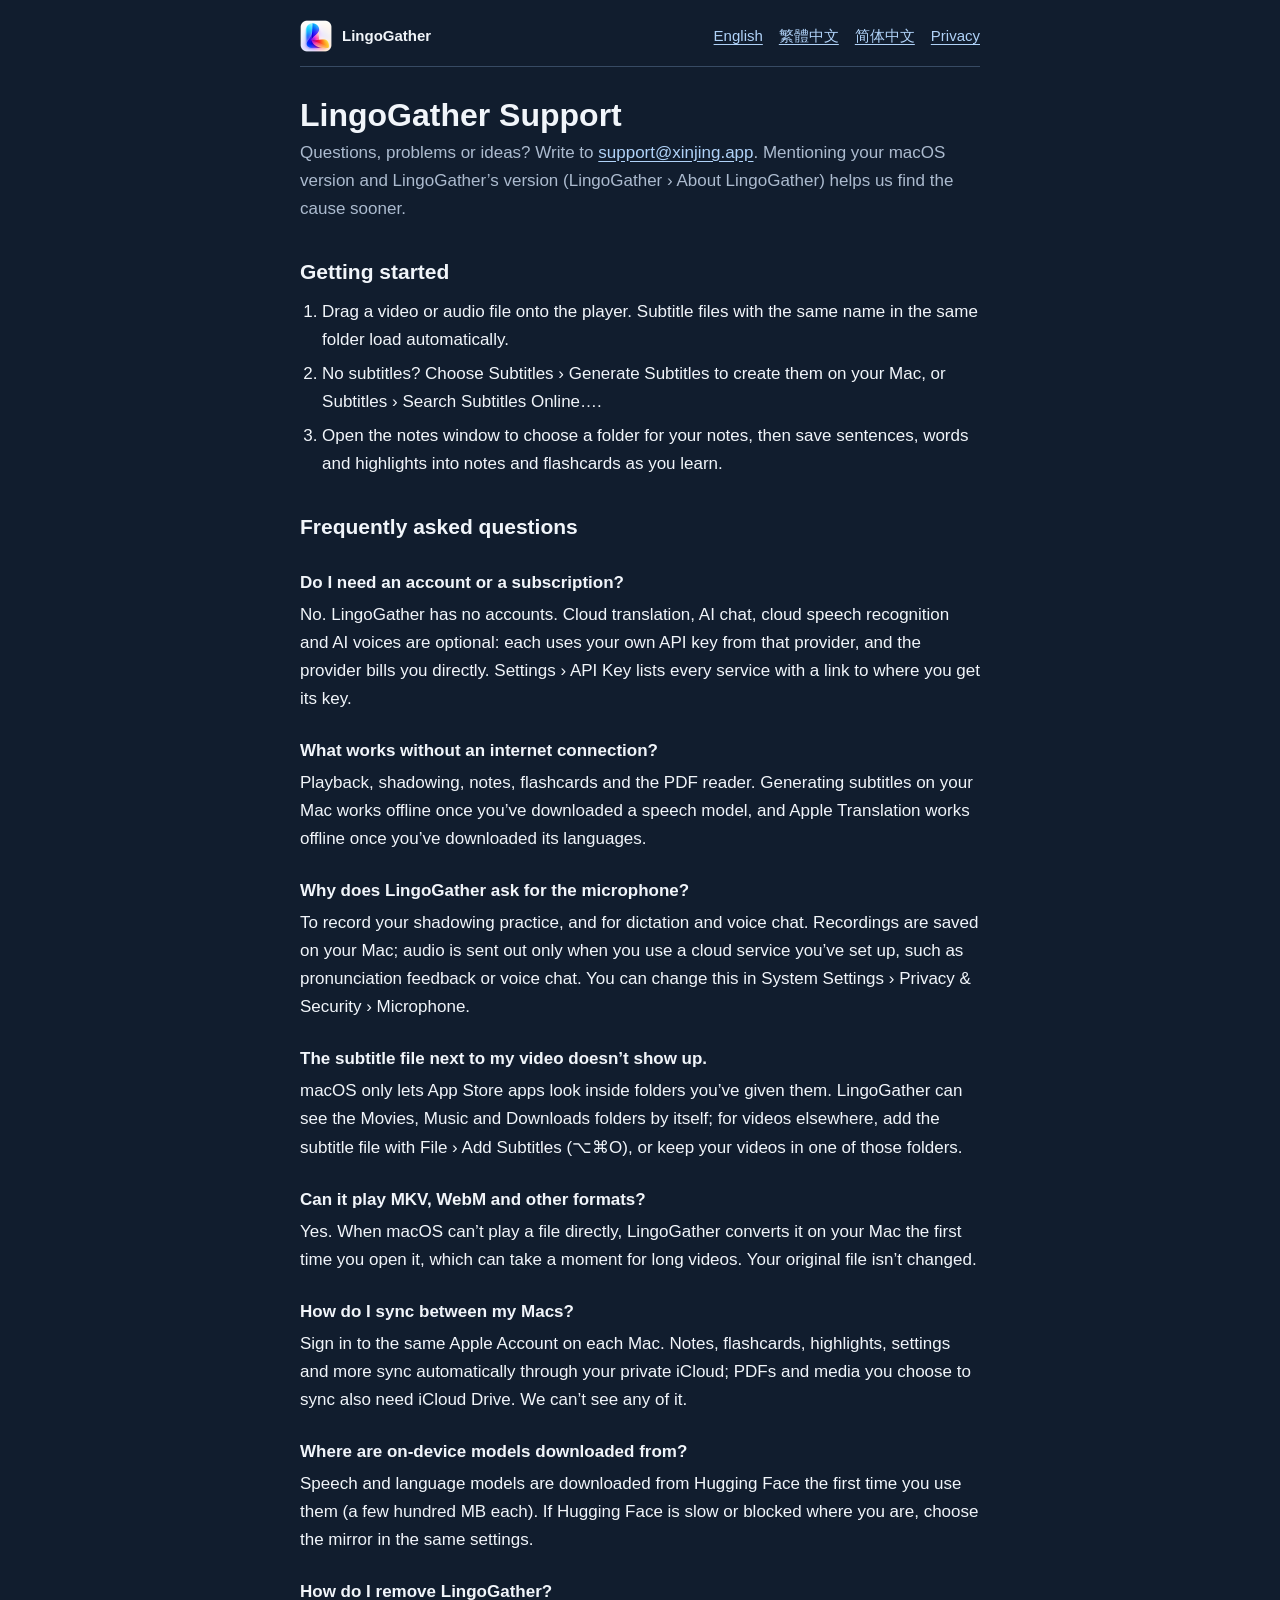
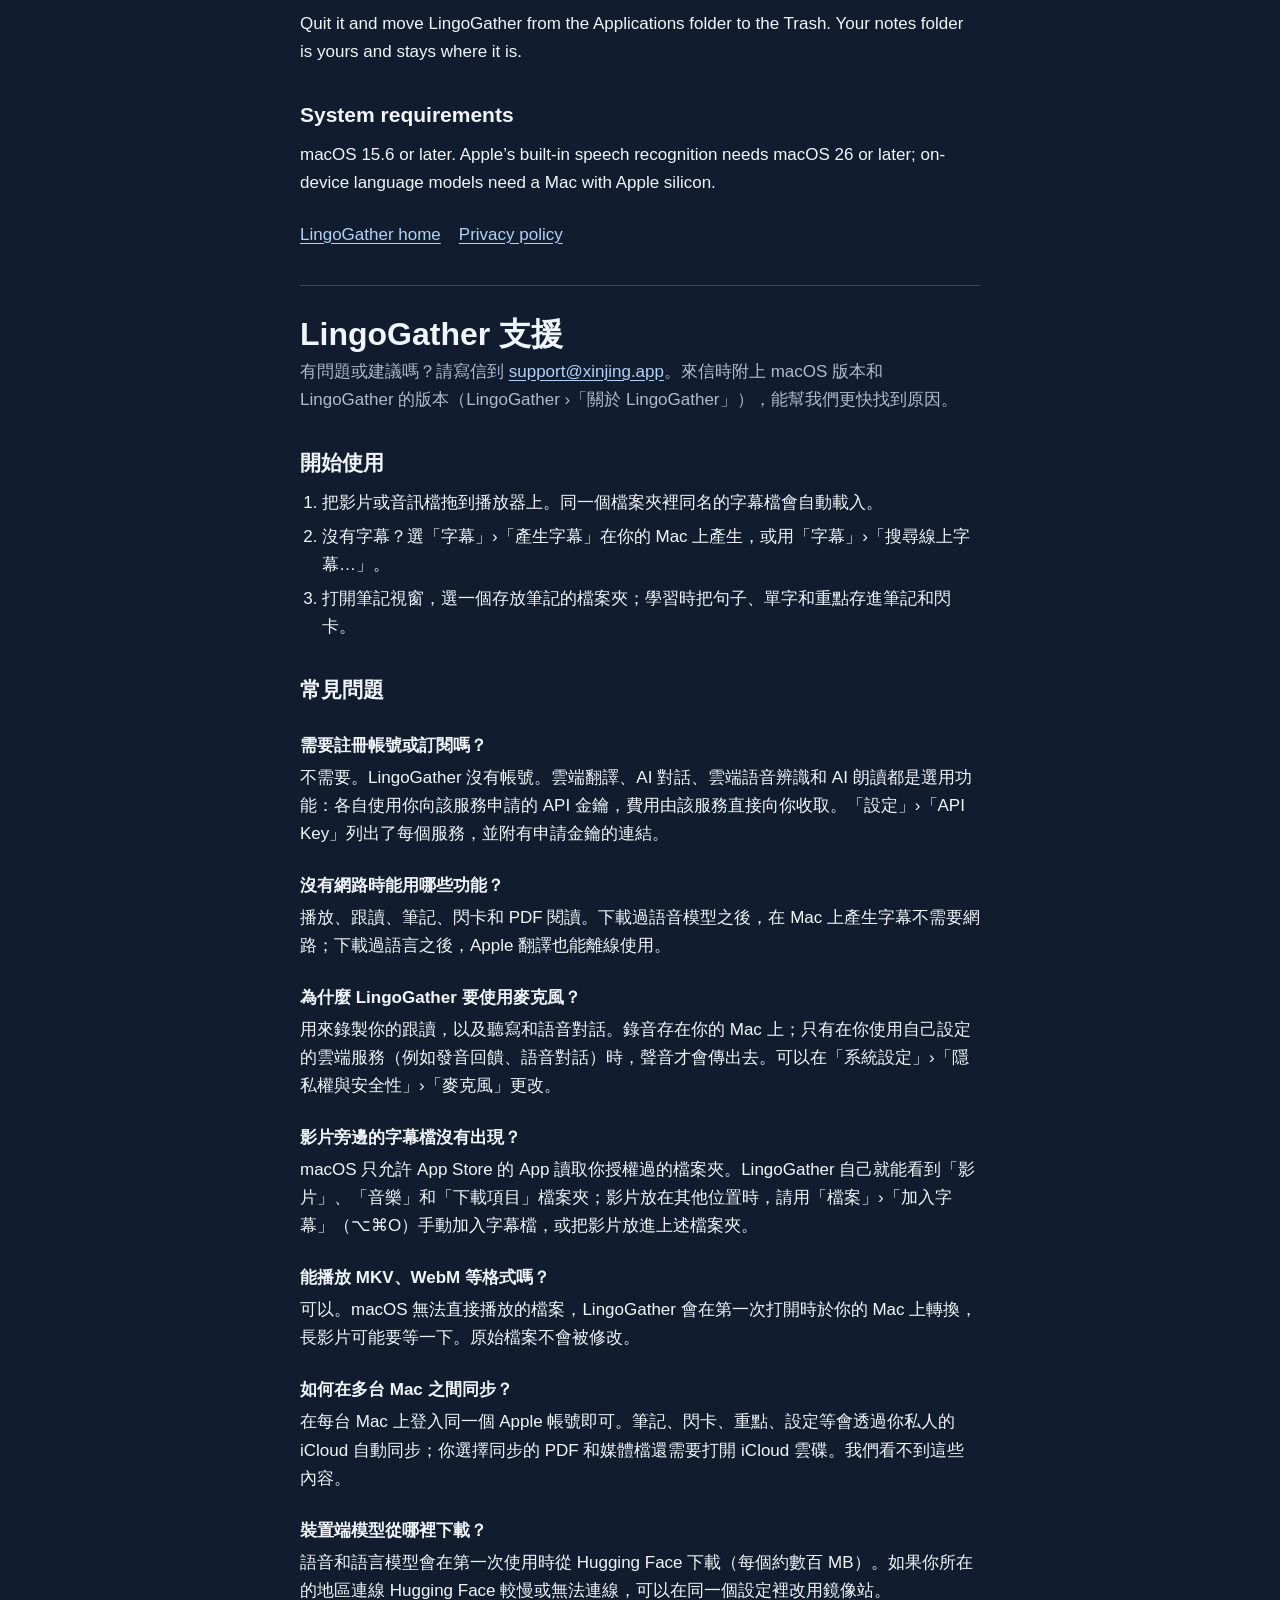
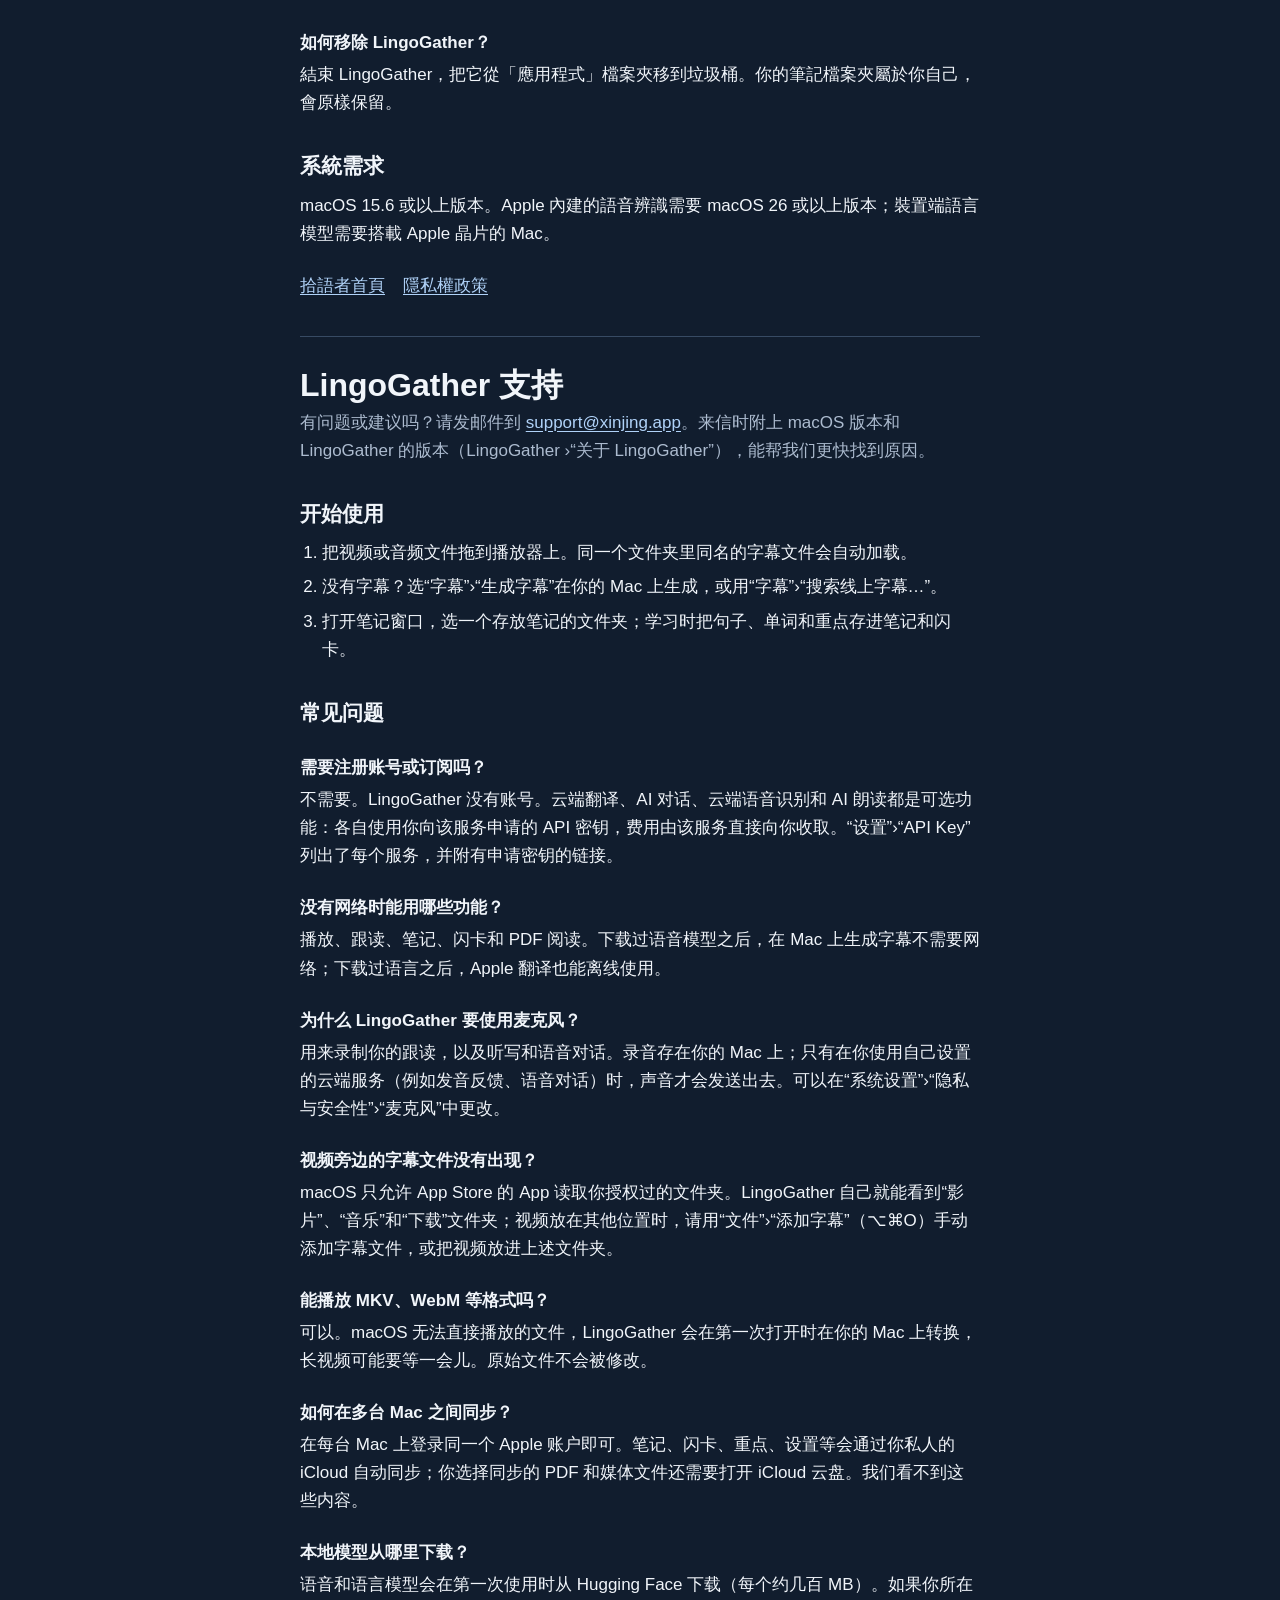
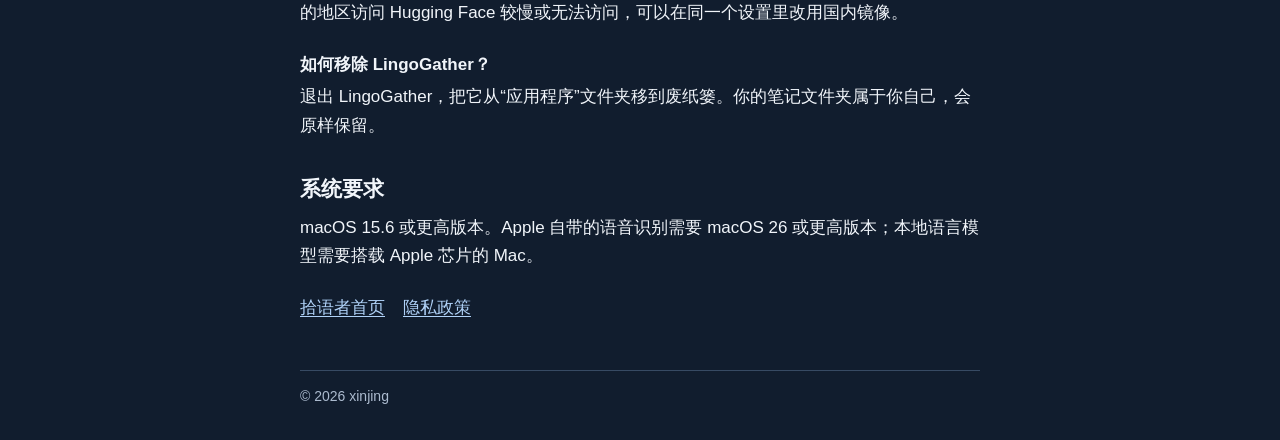
<file: lingogather/support.html>
<!doctype html>
<html lang="en">
<head>
<meta charset="utf-8">
<meta name="viewport" content="width=device-width, initial-scale=1">
<title>LingoGather Support · 支援 · 支持</title>
<link rel="stylesheet" href="style.css">
<link rel="icon" href="icon.png">
</head>
<body>
<header class="top">
  <a class="app" href="./"><img src="icon.png" alt="">LingoGather</a>
  <nav aria-label="Page navigation">
    <a href="#en">English</a><a href="#zh-hant" lang="zh-Hant">繁體中文</a><a href="#zh-hans" lang="zh-Hans">简体中文</a>
    <a href="privacy.html">Privacy</a>
  </nav>
</header>

<main>

<section id="en" lang="en">
  <h1>LingoGather Support</h1>
  <p class="lead">Questions, problems or ideas? Write to <a href="mailto:support@xinjing.app">support@xinjing.app</a>. Mentioning your macOS version and LingoGather’s version (LingoGather › About LingoGather) helps us find the cause sooner.</p>

  <h2>Getting started</h2>
  <ol>
    <li>Drag a video or audio file onto the player. Subtitle files with the same name in the same folder load automatically.</li>
    <li>No subtitles? Choose Subtitles › Generate Subtitles to create them on your Mac, or Subtitles › Search Subtitles Online….</li>
    <li>Open the notes window to choose a folder for your notes, then save sentences, words and highlights into notes and flashcards as you learn.</li>
  </ol>

  <h2>Frequently asked questions</h2>
  <h3>Do I need an account or a subscription?</h3>
  <p>No. LingoGather has no accounts. Cloud translation, AI chat, cloud speech recognition and AI voices are optional: each uses your own API key from that provider, and the provider bills you directly. Settings › API Key lists every service with a link to where you get its key.</p>

  <h3>What works without an internet connection?</h3>
  <p>Playback, shadowing, notes, flashcards and the PDF reader. Generating subtitles on your Mac works offline once you’ve downloaded a speech model, and Apple Translation works offline once you’ve downloaded its languages.</p>

  <h3>Why does LingoGather ask for the microphone?</h3>
  <p>To record your shadowing practice, and for dictation and voice chat. Recordings are saved on your Mac; audio is sent out only when you use a cloud service you’ve set up, such as pronunciation feedback or voice chat. You can change this in System Settings › Privacy &amp; Security › Microphone.</p>

  <h3>The subtitle file next to my video doesn’t show up.</h3>
  <p>macOS only lets App Store apps look inside folders you’ve given them. LingoGather can see the Movies, Music and Downloads folders by itself; for videos elsewhere, add the subtitle file with File › Add Subtitles (⌥⌘O), or keep your videos in one of those folders.</p>

  <h3>Can it play MKV, WebM and other formats?</h3>
  <p>Yes. When macOS can’t play a file directly, LingoGather converts it on your Mac the first time you open it, which can take a moment for long videos. Your original file isn’t changed.</p>

  <h3>How do I sync between my Macs?</h3>
  <p>Sign in to the same Apple Account on each Mac. Notes, flashcards, highlights, settings and more sync automatically through your private iCloud; PDFs and media you choose to sync also need iCloud Drive. We can’t see any of it.</p>

  <h3>Where are on-device models downloaded from?</h3>
  <p>Speech and language models are downloaded from Hugging Face the first time you use them (a few hundred MB each). If Hugging Face is slow or blocked where you are, choose the mirror in the same settings.</p>

  <h3>How do I remove LingoGather?</h3>
  <p>Quit it and move LingoGather from the Applications folder to the Trash. Your notes folder is yours and stays where it is.</p>

  <h2>System requirements</h2>
  <p>macOS 15.6 or later. Apple’s built-in speech recognition needs macOS 26 or later; on-device language models need a Mac with Apple silicon.</p>
  <p class="related"><a href="./">LingoGather home</a><a href="privacy.html#en">Privacy policy</a></p>
</section>

<section id="zh-hant" lang="zh-Hant">
  <h1>LingoGather 支援</h1>
  <p class="lead">有問題或建議嗎？請寫信到 <a href="mailto:support@xinjing.app">support@xinjing.app</a>。來信時附上 macOS 版本和 LingoGather 的版本（LingoGather ›「關於 LingoGather」），能幫我們更快找到原因。</p>

  <h2>開始使用</h2>
  <ol>
    <li>把影片或音訊檔拖到播放器上。同一個檔案夾裡同名的字幕檔會自動載入。</li>
    <li>沒有字幕？選「字幕」›「產生字幕」在你的 Mac 上產生，或用「字幕」›「搜尋線上字幕…」。</li>
    <li>打開筆記視窗，選一個存放筆記的檔案夾；學習時把句子、單字和重點存進筆記和閃卡。</li>
  </ol>

  <h2>常見問題</h2>
  <h3>需要註冊帳號或訂閱嗎？</h3>
  <p>不需要。LingoGather 沒有帳號。雲端翻譯、AI 對話、雲端語音辨識和 AI 朗讀都是選用功能：各自使用你向該服務申請的 API 金鑰，費用由該服務直接向你收取。「設定」›「API Key」列出了每個服務，並附有申請金鑰的連結。</p>

  <h3>沒有網路時能用哪些功能？</h3>
  <p>播放、跟讀、筆記、閃卡和 PDF 閱讀。下載過語音模型之後，在 Mac 上產生字幕不需要網路；下載過語言之後，Apple 翻譯也能離線使用。</p>

  <h3>為什麼 LingoGather 要使用麥克風？</h3>
  <p>用來錄製你的跟讀，以及聽寫和語音對話。錄音存在你的 Mac 上；只有在你使用自己設定的雲端服務（例如發音回饋、語音對話）時，聲音才會傳出去。可以在「系統設定」›「隱私權與安全性」›「麥克風」更改。</p>

  <h3>影片旁邊的字幕檔沒有出現？</h3>
  <p>macOS 只允許 App Store 的 App 讀取你授權過的檔案夾。LingoGather 自己就能看到「影片」、「音樂」和「下載項目」檔案夾；影片放在其他位置時，請用「檔案」›「加入字幕」（⌥⌘O）手動加入字幕檔，或把影片放進上述檔案夾。</p>

  <h3>能播放 MKV、WebM 等格式嗎？</h3>
  <p>可以。macOS 無法直接播放的檔案，LingoGather 會在第一次打開時於你的 Mac 上轉換，長影片可能要等一下。原始檔案不會被修改。</p>

  <h3>如何在多台 Mac 之間同步？</h3>
  <p>在每台 Mac 上登入同一個 Apple 帳號即可。筆記、閃卡、重點、設定等會透過你私人的 iCloud 自動同步；你選擇同步的 PDF 和媒體檔還需要打開 iCloud 雲碟。我們看不到這些內容。</p>

  <h3>裝置端模型從哪裡下載？</h3>
  <p>語音和語言模型會在第一次使用時從 Hugging Face 下載（每個約數百 MB）。如果你所在的地區連線 Hugging Face 較慢或無法連線，可以在同一個設定裡改用鏡像站。</p>

  <h3>如何移除 LingoGather？</h3>
  <p>結束 LingoGather，把它從「應用程式」檔案夾移到垃圾桶。你的筆記檔案夾屬於你自己，會原樣保留。</p>

  <h2>系統需求</h2>
  <p>macOS 15.6 或以上版本。Apple 內建的語音辨識需要 macOS 26 或以上版本；裝置端語言模型需要搭載 Apple 晶片的 Mac。</p>
  <p class="related"><a href="zh-hant.html">拾語者首頁</a><a href="privacy.html#zh-hant">隱私權政策</a></p>
</section>

<section id="zh-hans" lang="zh-Hans">
  <h1>LingoGather 支持</h1>
  <p class="lead">有问题或建议吗？请发邮件到 <a href="mailto:support@xinjing.app">support@xinjing.app</a>。来信时附上 macOS 版本和 LingoGather 的版本（LingoGather ›“关于 LingoGather”），能帮我们更快找到原因。</p>

  <h2>开始使用</h2>
  <ol>
    <li>把视频或音频文件拖到播放器上。同一个文件夹里同名的字幕文件会自动加载。</li>
    <li>没有字幕？选“字幕”›“生成字幕”在你的 Mac 上生成，或用“字幕”›“搜索线上字幕…”。</li>
    <li>打开笔记窗口，选一个存放笔记的文件夹；学习时把句子、单词和重点存进笔记和闪卡。</li>
  </ol>

  <h2>常见问题</h2>
  <h3>需要注册账号或订阅吗？</h3>
  <p>不需要。LingoGather 没有账号。云端翻译、AI 对话、云端语音识别和 AI 朗读都是可选功能：各自使用你向该服务申请的 API 密钥，费用由该服务直接向你收取。“设置”›“API Key”列出了每个服务，并附有申请密钥的链接。</p>

  <h3>没有网络时能用哪些功能？</h3>
  <p>播放、跟读、笔记、闪卡和 PDF 阅读。下载过语音模型之后，在 Mac 上生成字幕不需要网络；下载过语言之后，Apple 翻译也能离线使用。</p>

  <h3>为什么 LingoGather 要使用麦克风？</h3>
  <p>用来录制你的跟读，以及听写和语音对话。录音存在你的 Mac 上；只有在你使用自己设置的云端服务（例如发音反馈、语音对话）时，声音才会发送出去。可以在“系统设置”›“隐私与安全性”›“麦克风”中更改。</p>

  <h3>视频旁边的字幕文件没有出现？</h3>
  <p>macOS 只允许 App Store 的 App 读取你授权过的文件夹。LingoGather 自己就能看到“影片”、“音乐”和“下载”文件夹；视频放在其他位置时，请用“文件”›“添加字幕”（⌥⌘O）手动添加字幕文件，或把视频放进上述文件夹。</p>

  <h3>能播放 MKV、WebM 等格式吗？</h3>
  <p>可以。macOS 无法直接播放的文件，LingoGather 会在第一次打开时在你的 Mac 上转换，长视频可能要等一会儿。原始文件不会被修改。</p>

  <h3>如何在多台 Mac 之间同步？</h3>
  <p>在每台 Mac 上登录同一个 Apple 账户即可。笔记、闪卡、重点、设置等会通过你私人的 iCloud 自动同步；你选择同步的 PDF 和媒体文件还需要打开 iCloud 云盘。我们看不到这些内容。</p>

  <h3>本地模型从哪里下载？</h3>
  <p>语音和语言模型会在第一次使用时从 Hugging Face 下载（每个约几百 MB）。如果你所在的地区访问 Hugging Face 较慢或无法访问，可以在同一个设置里改用国内镜像。</p>

  <h3>如何移除 LingoGather？</h3>
  <p>退出 LingoGather，把它从“应用程序”文件夹移到废纸篓。你的笔记文件夹属于你自己，会原样保留。</p>

  <h2>系统要求</h2>
  <p>macOS 15.6 或更高版本。Apple 自带的语音识别需要 macOS 26 或更高版本；本地语言模型需要搭载 Apple 芯片的 Mac。</p>
  <p class="related"><a href="zh-hans.html">拾语者首页</a><a href="privacy.html#zh-hans">隐私政策</a></p>
</section>

</main>
<footer>© 2026 xinjing</footer>
</body>
</html>
</file>
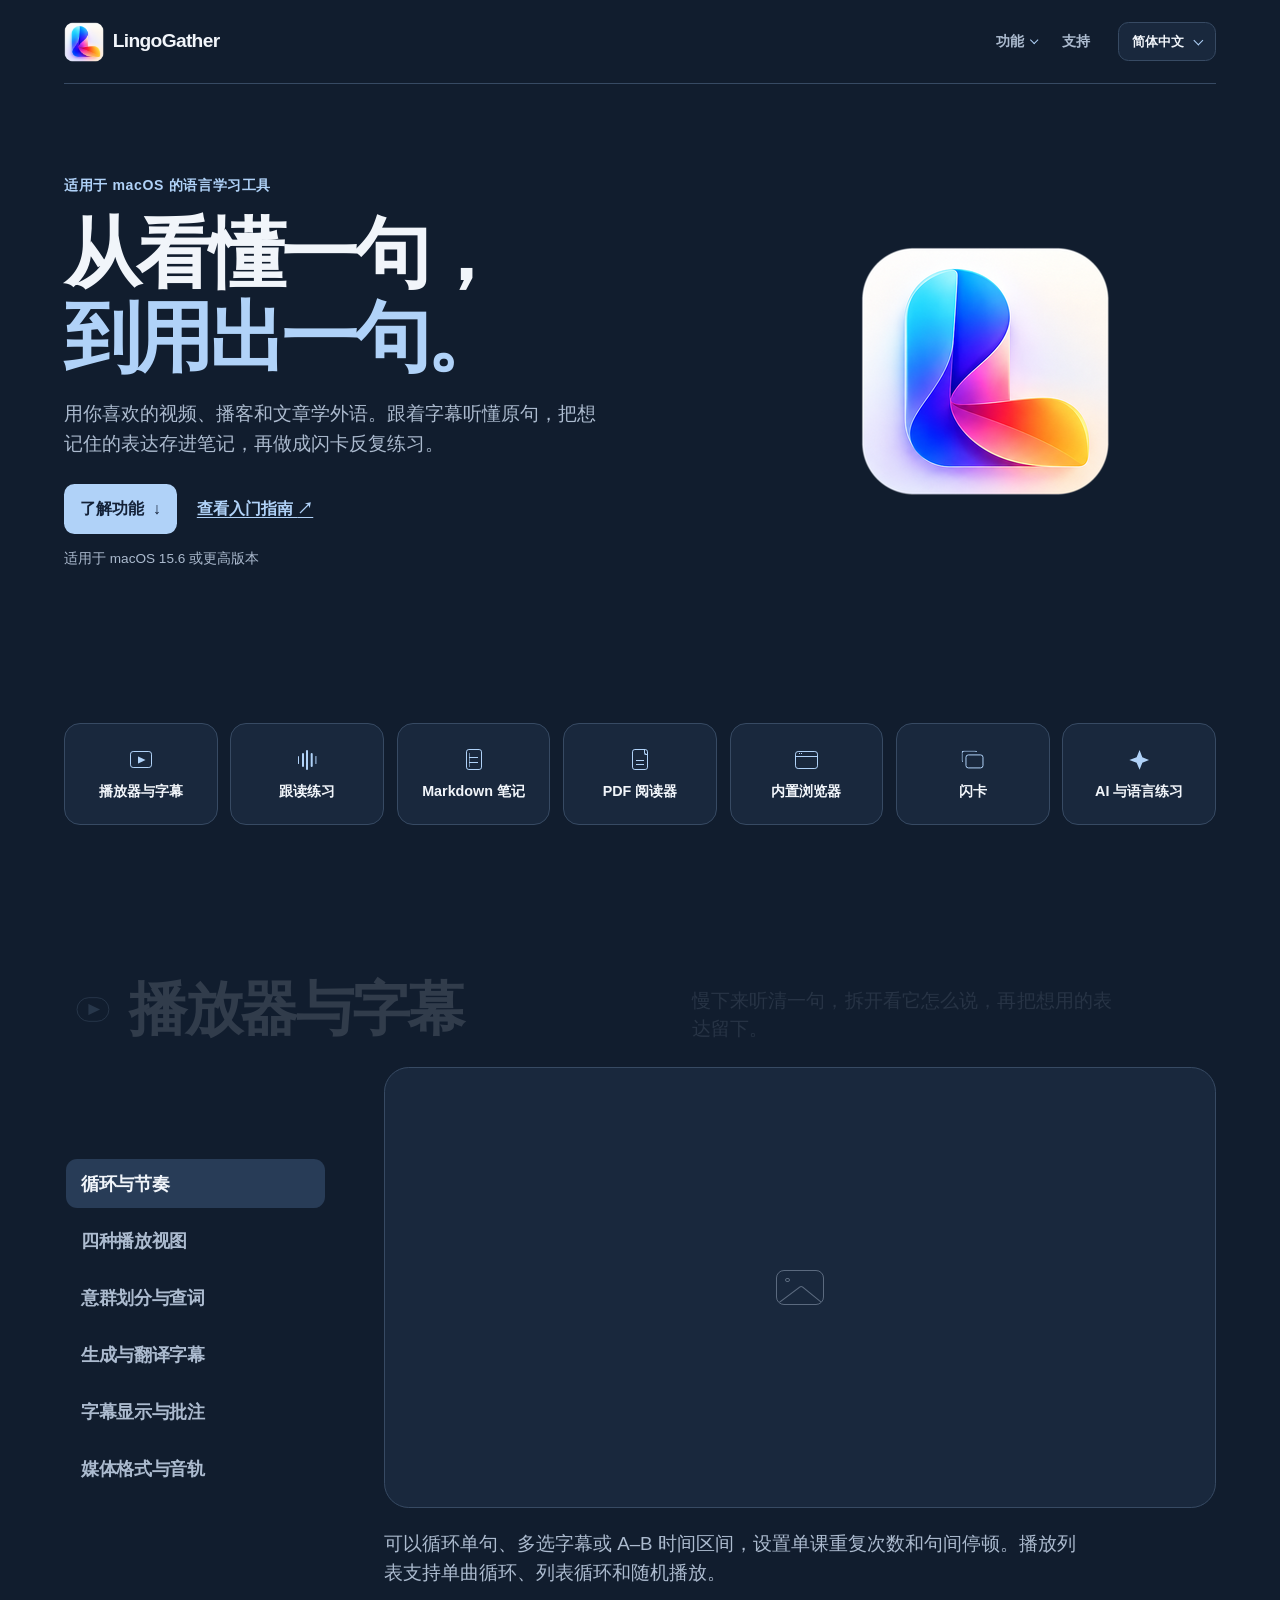
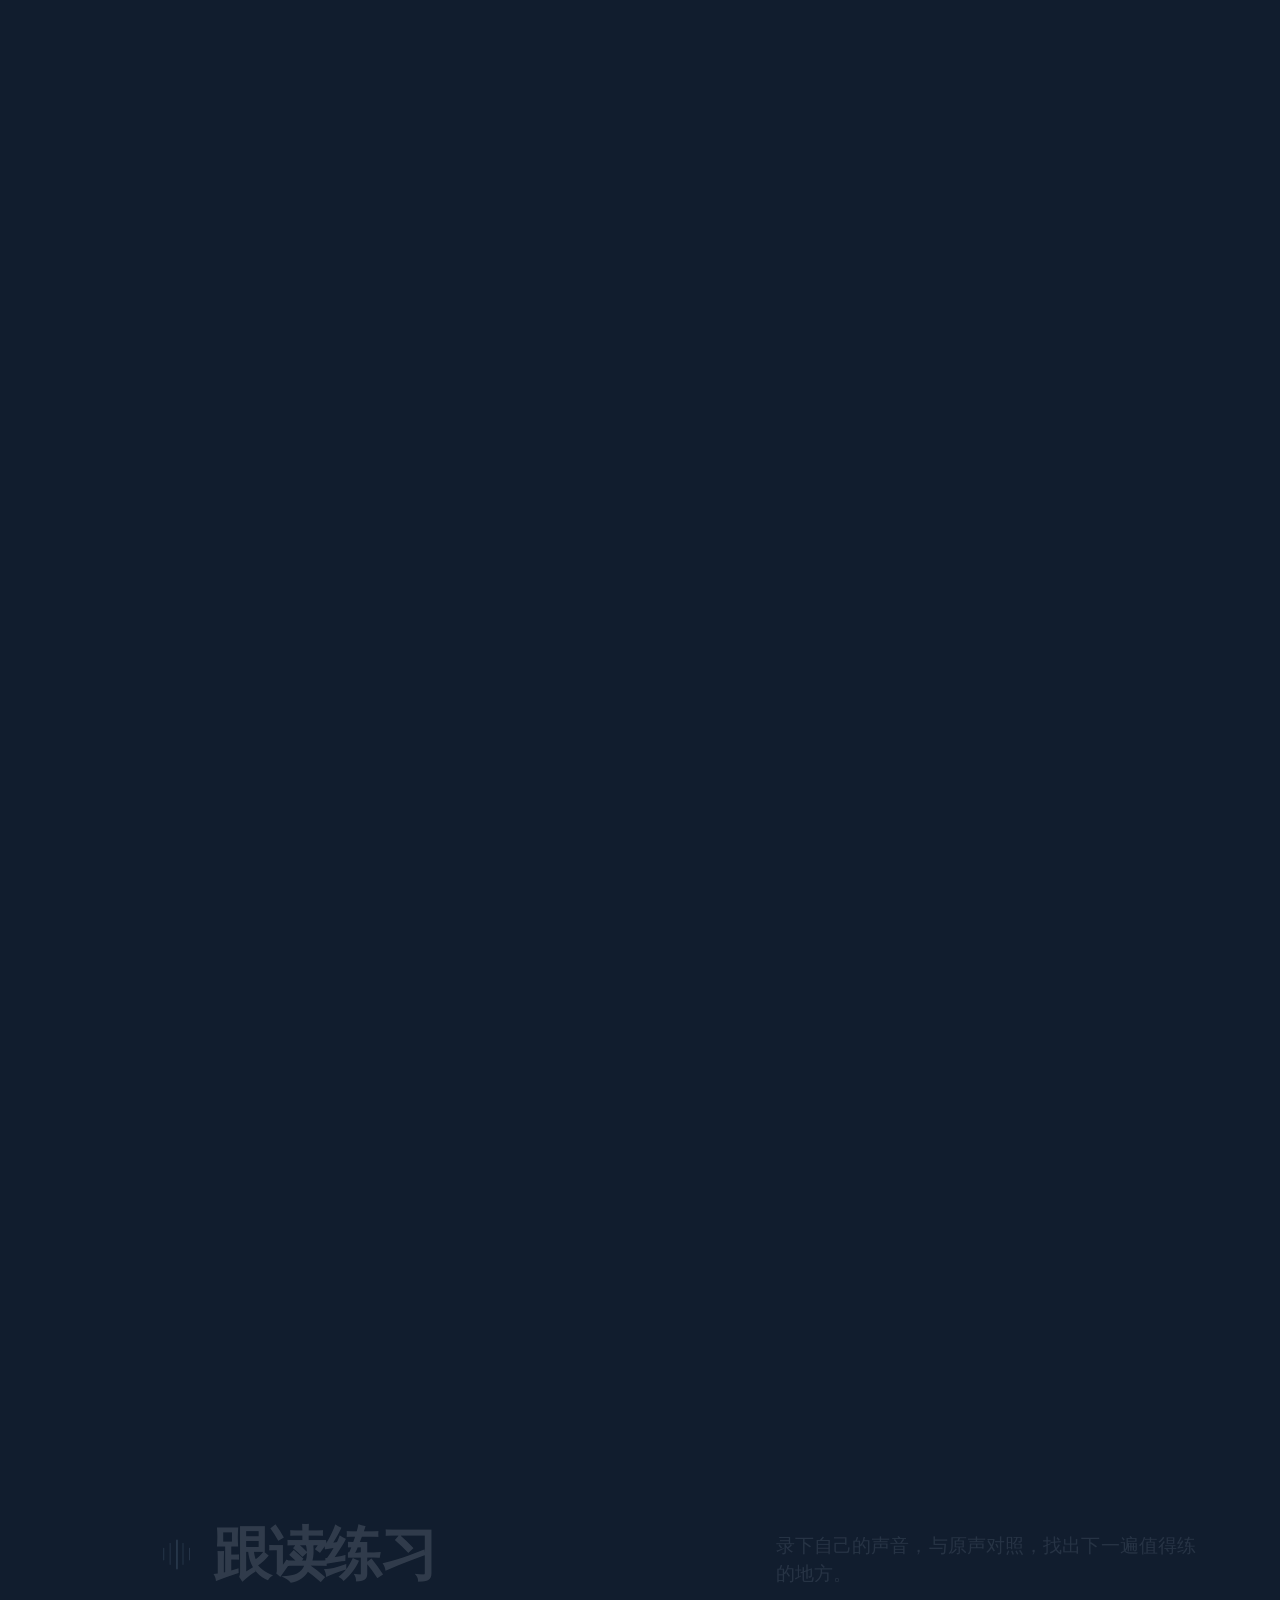
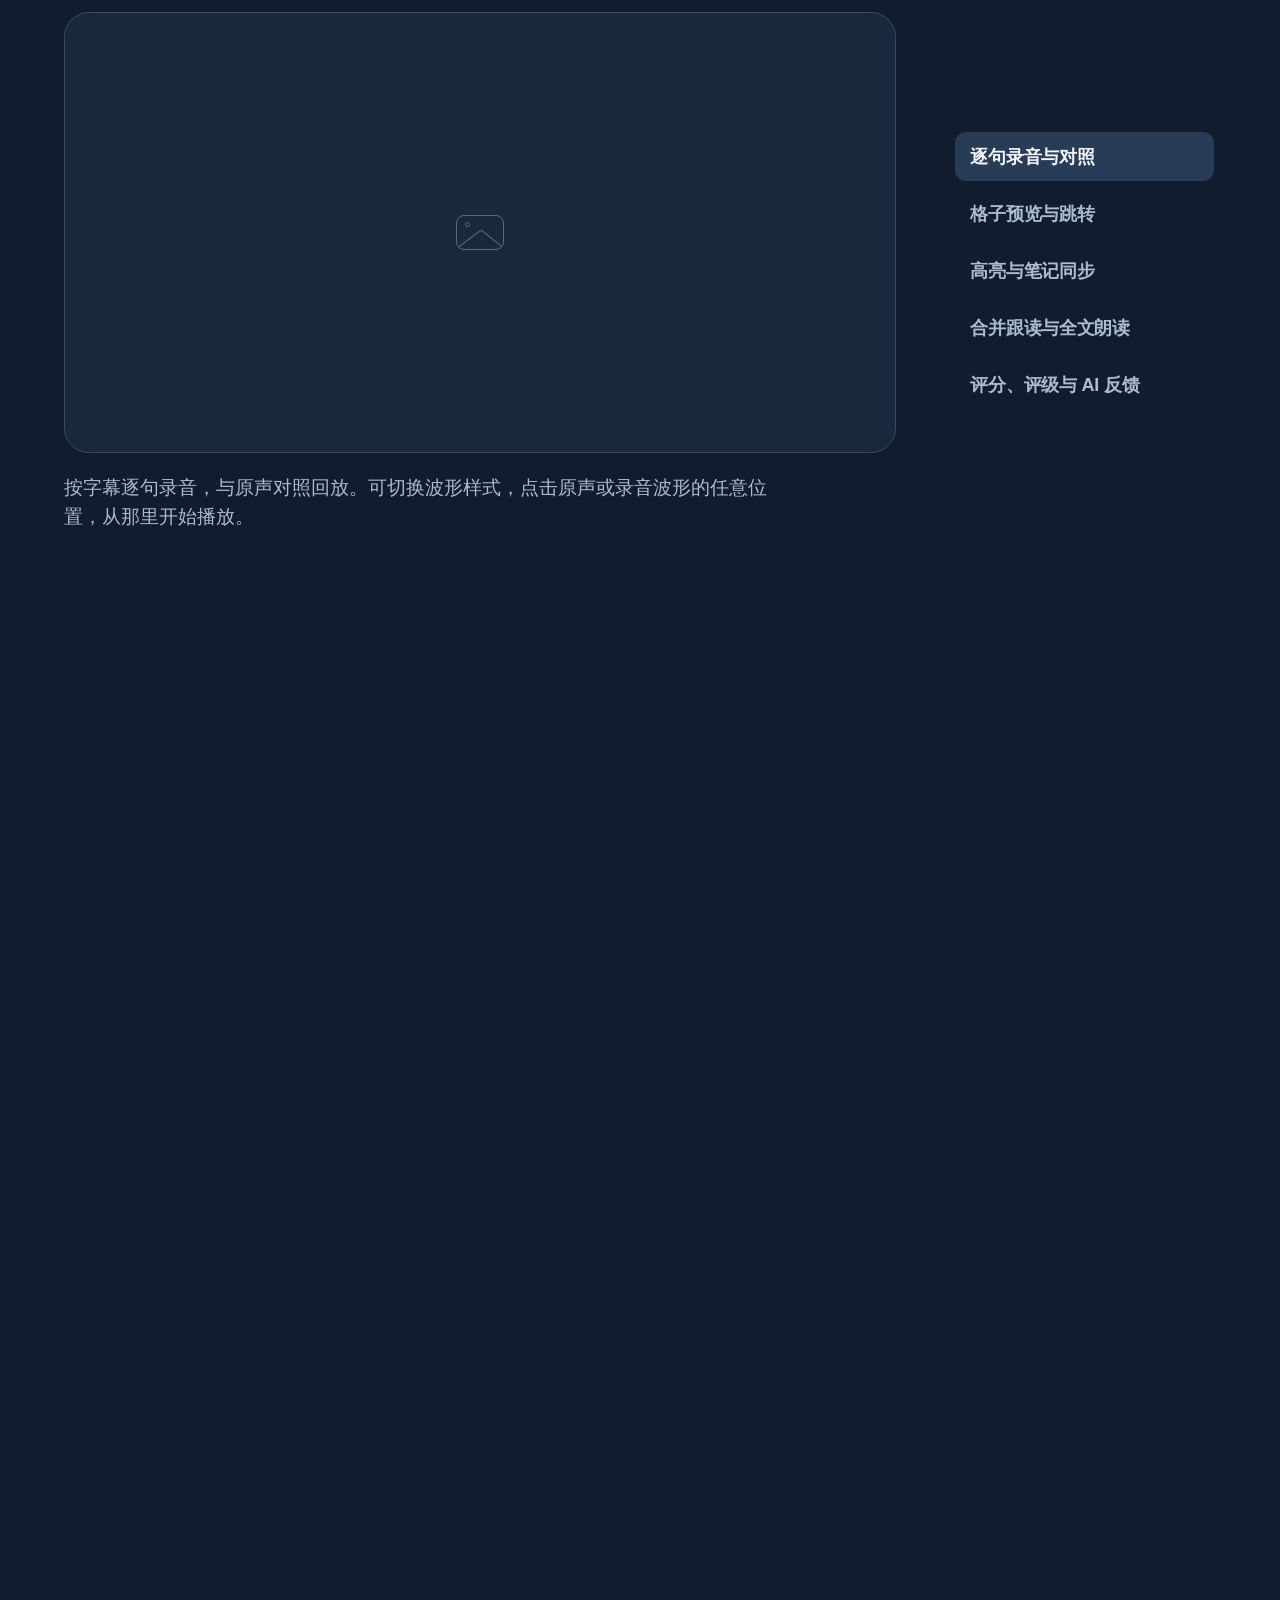
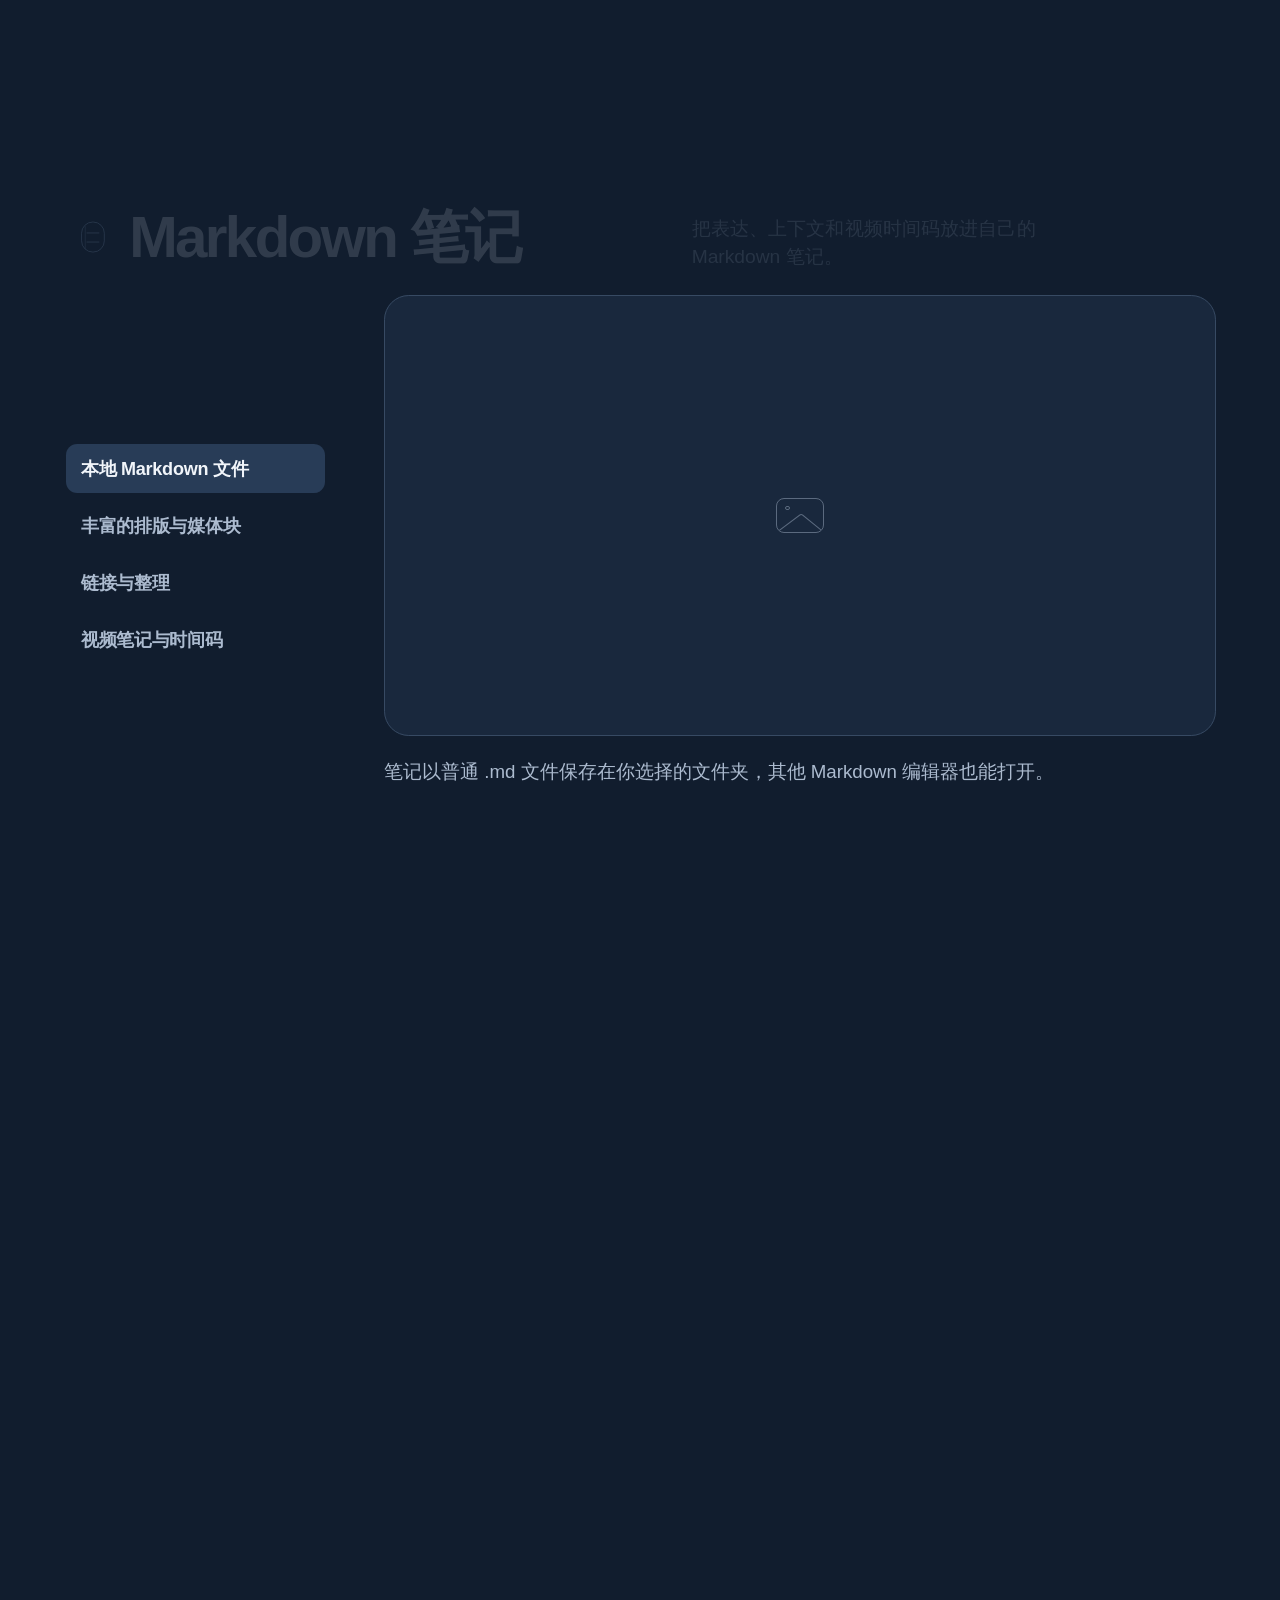
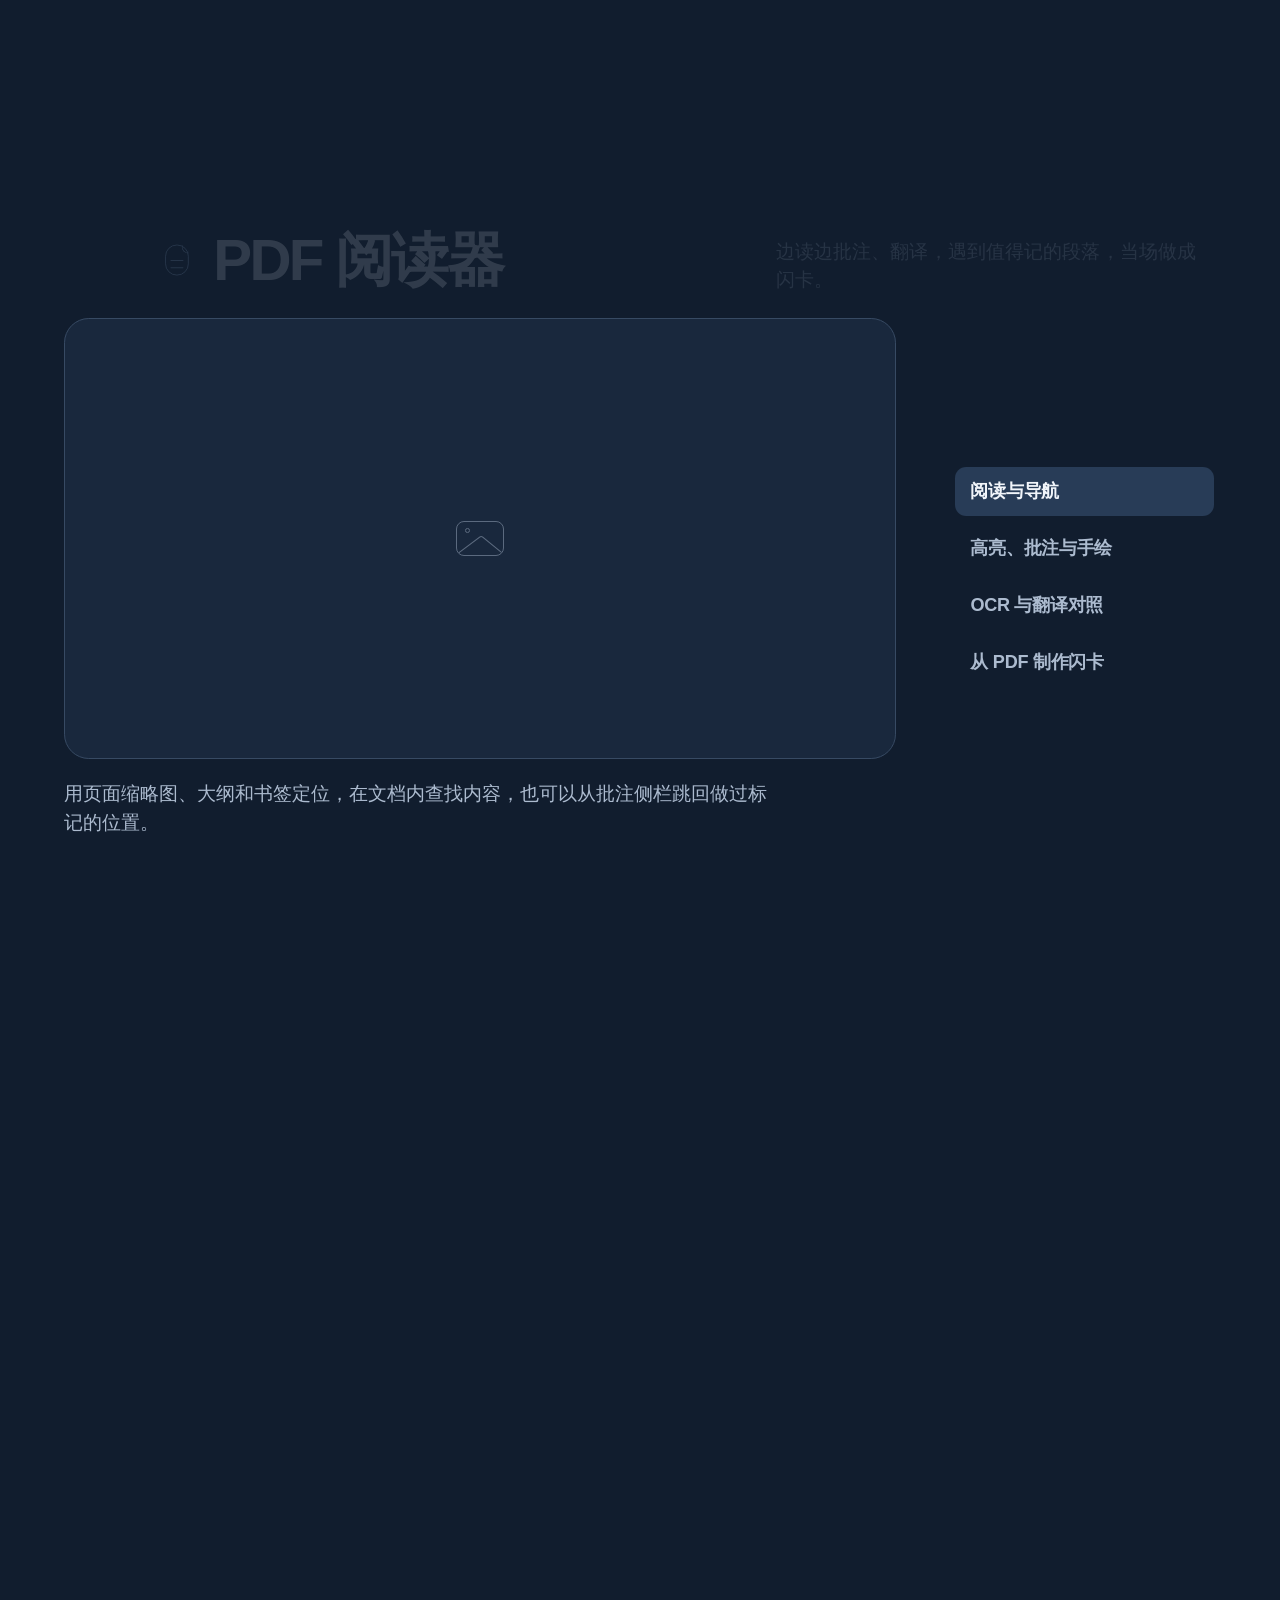
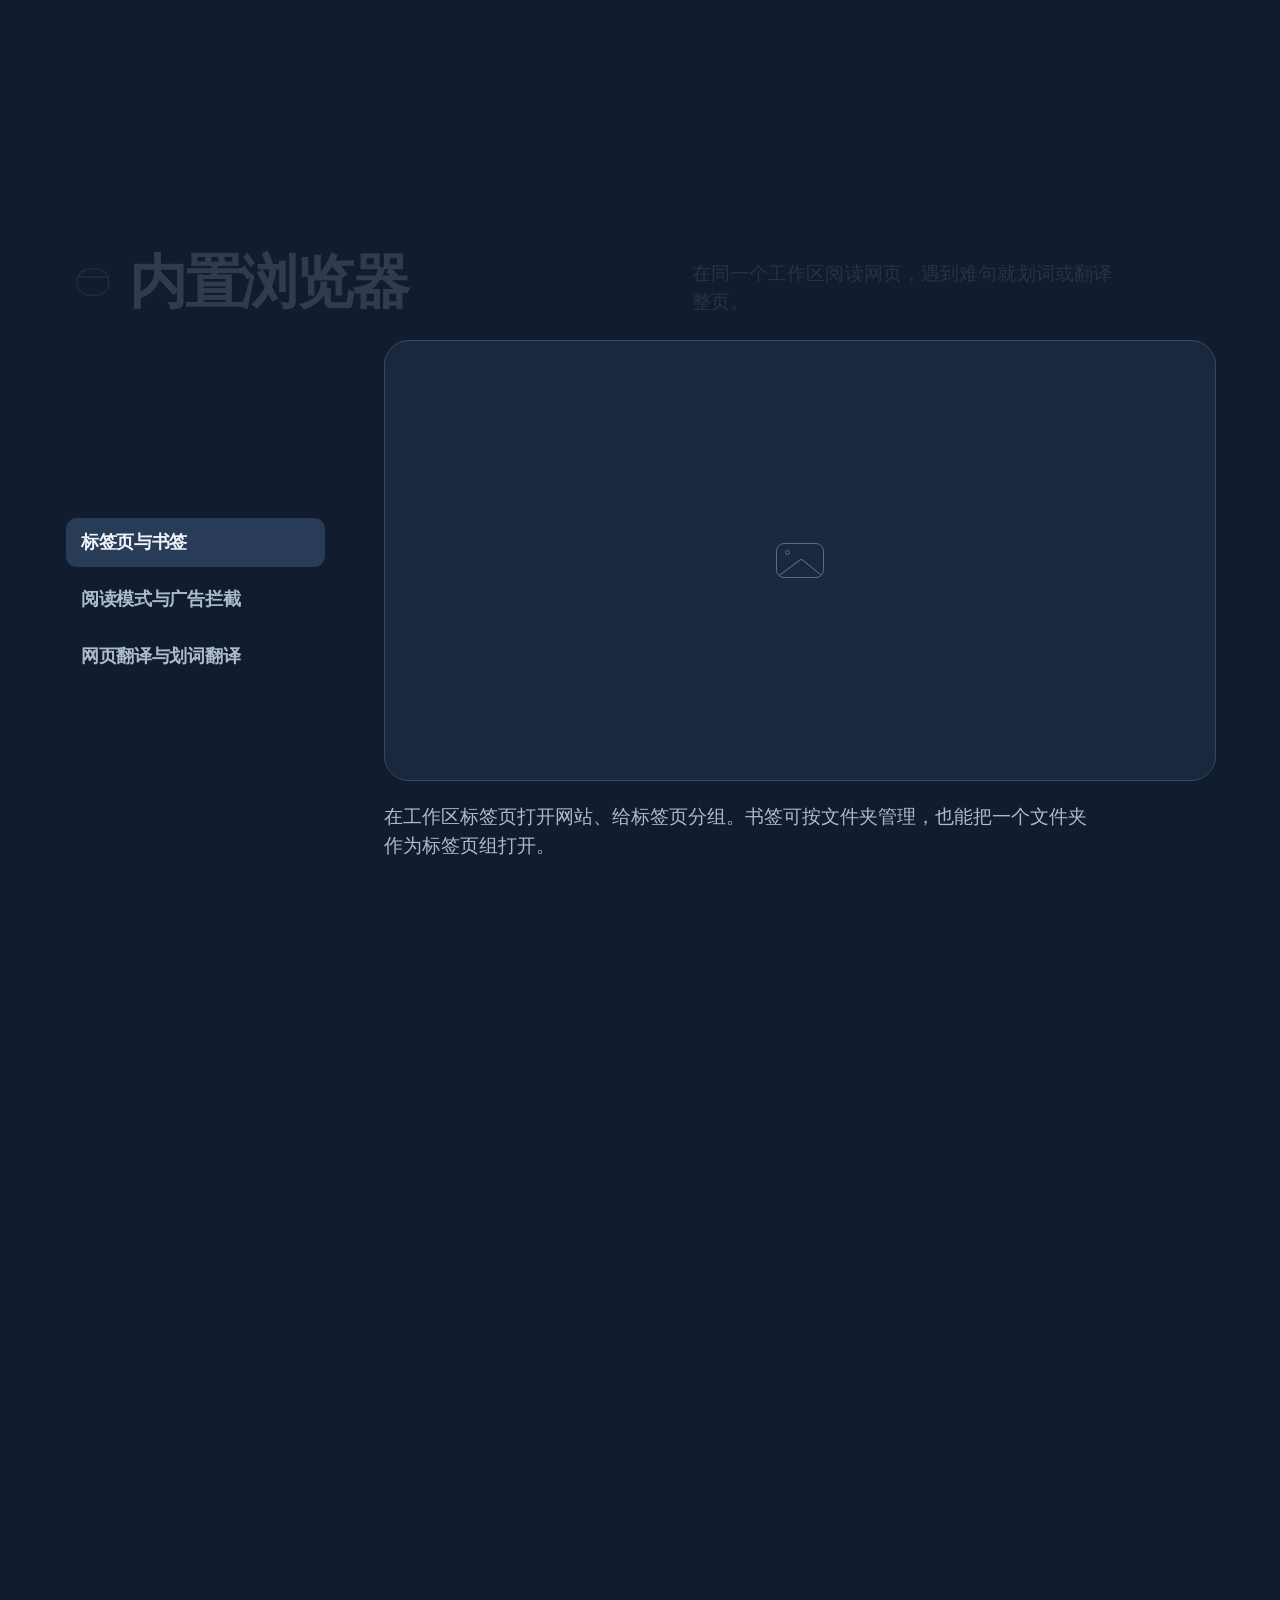
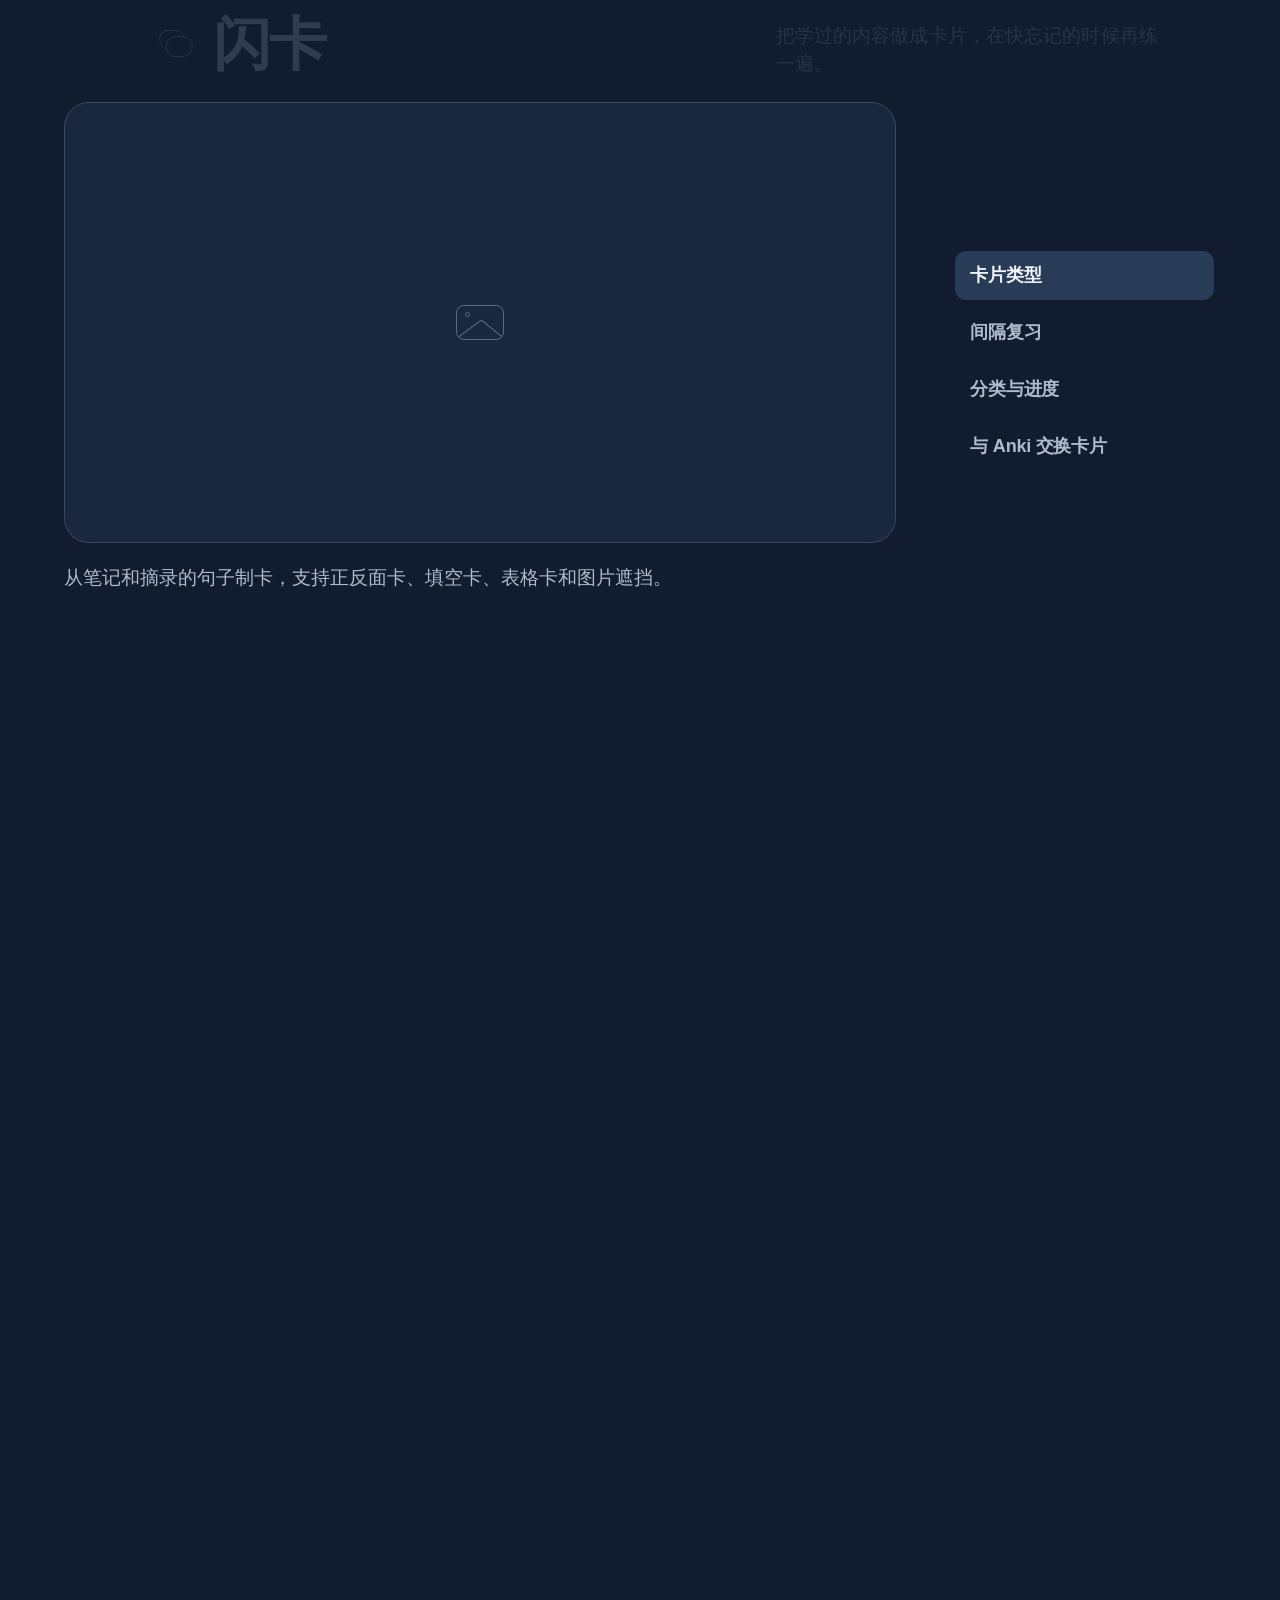
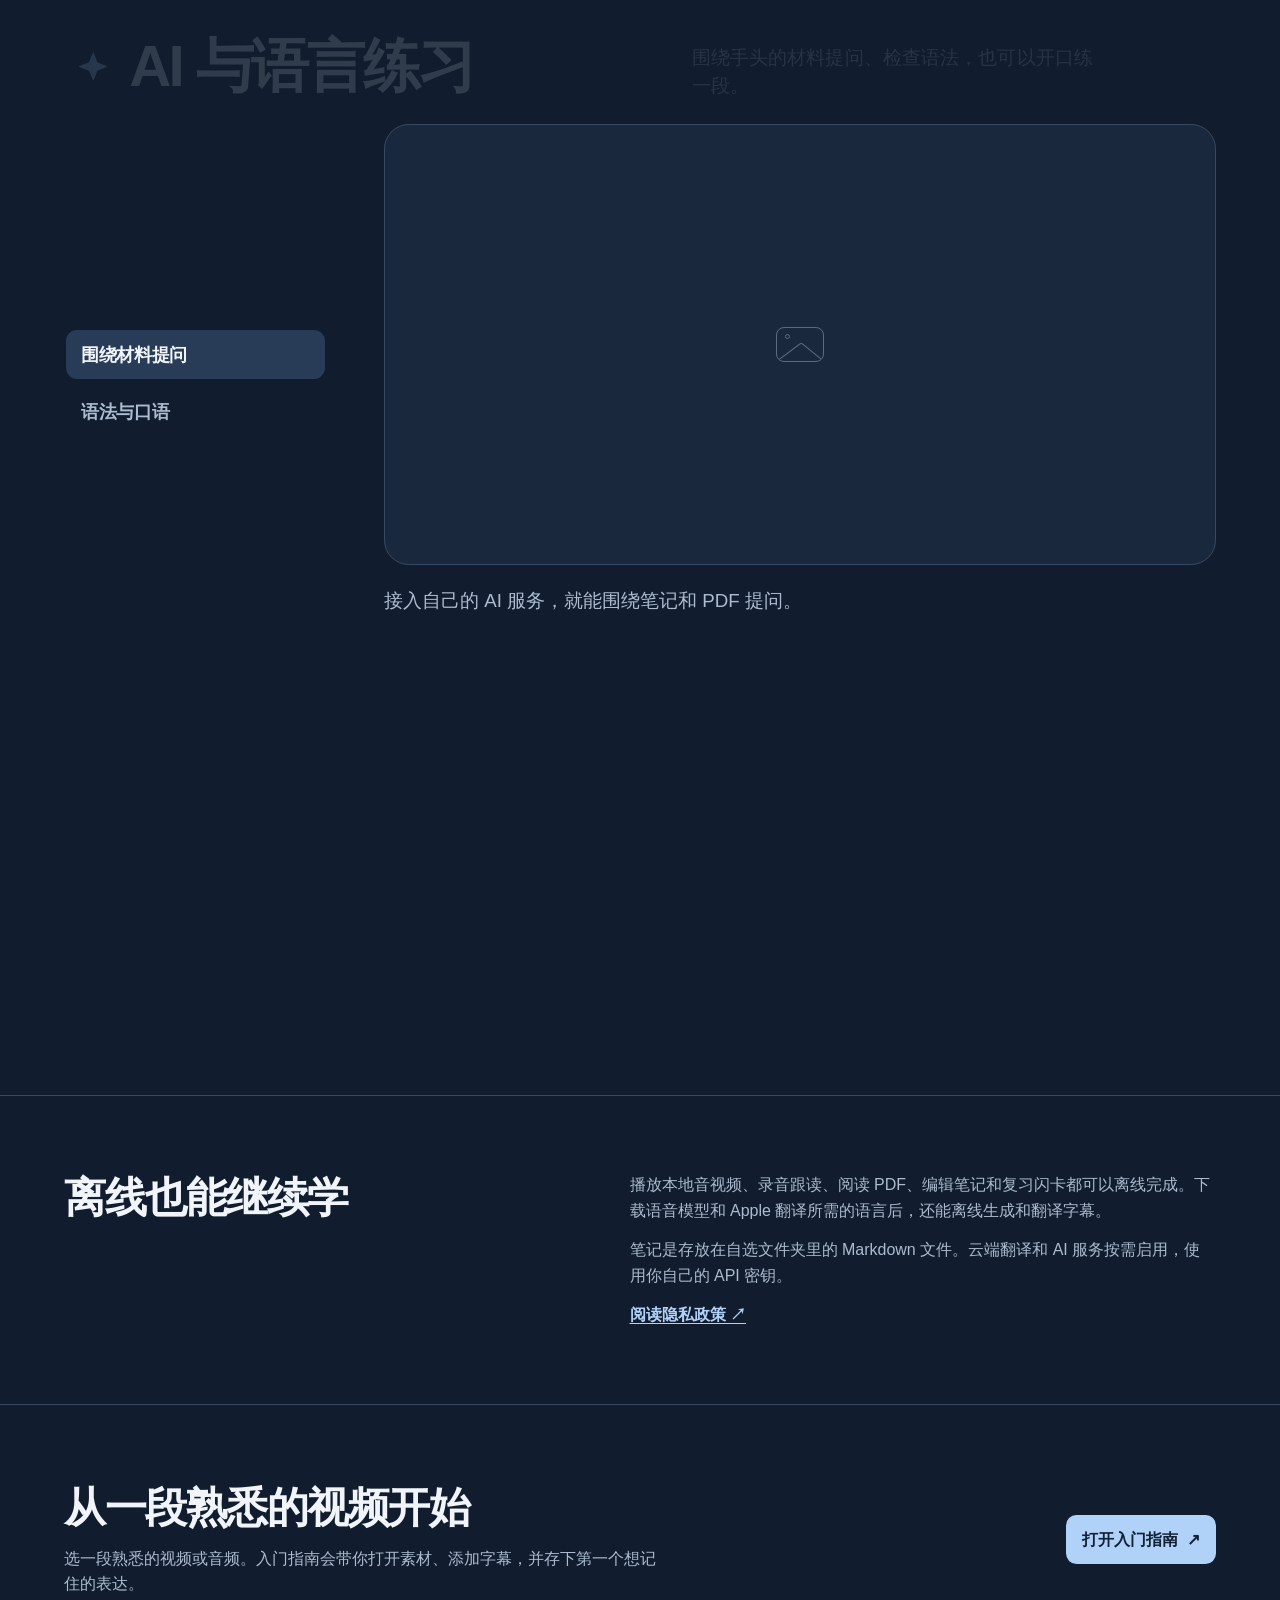
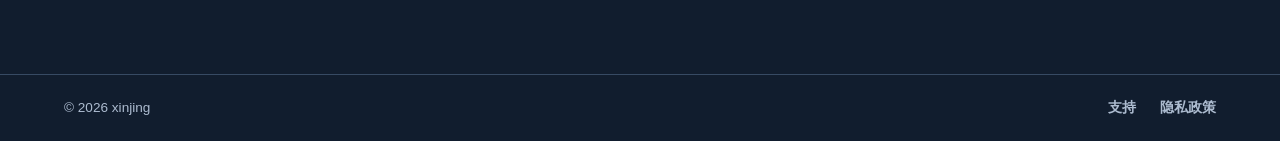
<file: lingogather/zh-hans.html>
<!doctype html>
<!-- Generated by Website/build.py from Website/content/. -->
<html lang="zh-Hans">
<head>
  <meta charset="utf-8">
  <meta name="viewport" content="width=device-width, initial-scale=1">
  <title>LingoGather 拾语者｜在 Mac 上用视频、笔记和闪卡学外语</title>
  <meta name="description" content="在 Mac 上用喜欢的视频、音频和文章学外语。看双语字幕、录音跟读、摘录到 Markdown 笔记，再用闪卡间隔复习。">
  <link rel="canonical" href="https://xinjing.app/lingogather/zh-hans.html">
  <link rel="alternate" hreflang="en" href="https://xinjing.app/lingogather/">
  <link rel="alternate" hreflang="zh-Hans" href="https://xinjing.app/lingogather/zh-hans.html">
  <link rel="alternate" hreflang="zh-Hant" href="https://xinjing.app/lingogather/zh-hant.html">
  <link rel="alternate" hreflang="x-default" href="https://xinjing.app/lingogather/">
  <meta property="og:type" content="website">
  <meta property="og:title" content="LingoGather 拾语者｜在 Mac 上用视频、笔记和闪卡学外语">
  <meta property="og:description" content="在 Mac 上用喜欢的视频、音频和文章学外语。看双语字幕、录音跟读、摘录到 Markdown 笔记，再用闪卡间隔复习。">
  <meta property="og:url" content="https://xinjing.app/lingogather/zh-hans.html">
  <meta property="og:image" content="https://xinjing.app/lingogather/icon.png">
  <link rel="icon" href="icon.png">
  <link rel="stylesheet" href="home.css">
  <script src="feature-navigation.js" defer></script>
  <script src="image-viewer.js" defer></script>
</head>
<body>
  <a class="skip-link" href="#main">跳到主要内容</a>
  <header class="site-header wrap">
    <a class="brand" href="zh-hans.html" aria-label="拾语者首页">
      <img src="icon.png" width="40" height="40" alt="">
      <span>LingoGather</span>
    </a>
    <nav class="site-nav" aria-label="主导航">
      <details class="features-menu">
        <summary>功能</summary>
        <div class="feature-menu-list">
          <div class="feature-menu-group">
            <a class="feature-menu-title" href="#feature-player"><span class="feature-icon icon-player" aria-hidden="true"><span></span></span>播放器与字幕</a>
            <ul>
              <li><a href="#feature-player-looping">循环与节奏</a></li>
              <li><a href="#feature-player-views">四种播放视图</a></li>
              <li><a href="#feature-player-sense-groups">意群划分与查词</a></li>
              <li><a href="#feature-player-generate-translate">生成与翻译字幕</a></li>
              <li><a href="#feature-player-subtitle-controls">字幕显示与批注</a></li>
              <li><a href="#feature-player-media-tracks">媒体格式与音轨</a></li>
            </ul>
          </div>
          <div class="feature-menu-group">
            <a class="feature-menu-title" href="#feature-shadowing"><span class="feature-icon icon-shadowing" aria-hidden="true"><span></span></span>跟读练习</a>
            <ul>
              <li><a href="#feature-shadowing-waveforms">逐句录音与对照</a></li>
              <li><a href="#feature-shadowing-practice-grid">格子预览与跳转</a></li>
              <li><a href="#feature-shadowing-sync-highlights">高亮与笔记同步</a></li>
              <li><a href="#feature-shadowing-merged-practice">合并跟读与全文朗读</a></li>
              <li><a href="#feature-shadowing-feedback">评分、评级与 AI 反馈</a></li>
            </ul>
          </div>
          <div class="feature-menu-group">
            <a class="feature-menu-title" href="#feature-notes"><span class="feature-icon icon-notes" aria-hidden="true"><span></span></span>Markdown 笔记</a>
            <ul>
              <li><a href="#feature-notes-local-files">本地 Markdown 文件</a></li>
              <li><a href="#feature-notes-blocks-media">丰富的排版与媒体块</a></li>
              <li><a href="#feature-notes-organization">链接与整理</a></li>
              <li><a href="#feature-notes-media-notes">视频笔记与时间码</a></li>
            </ul>
          </div>
          <div class="feature-menu-group">
            <a class="feature-menu-title" href="#feature-pdf"><span class="feature-icon icon-pdf" aria-hidden="true"><span></span></span>PDF 阅读器</a>
            <ul>
              <li><a href="#feature-pdf-navigation">阅读与导航</a></li>
              <li><a href="#feature-pdf-annotations">高亮、批注与手绘</a></li>
              <li><a href="#feature-pdf-ocr-translation">OCR 与翻译对照</a></li>
              <li><a href="#feature-pdf-make-flashcards">从 PDF 制作闪卡</a></li>
            </ul>
          </div>
          <div class="feature-menu-group">
            <a class="feature-menu-title" href="#feature-browser"><span class="feature-icon icon-browser" aria-hidden="true"><span></span></span>内置浏览器</a>
            <ul>
              <li><a href="#feature-browser-tabs-bookmarks">标签页与书签</a></li>
              <li><a href="#feature-browser-reader-ad-blocking">阅读模式与广告拦截</a></li>
              <li><a href="#feature-browser-translation">网页翻译与划词翻译</a></li>
            </ul>
          </div>
          <div class="feature-menu-group">
            <a class="feature-menu-title" href="#feature-flashcards"><span class="feature-icon icon-flashcards" aria-hidden="true"><span></span></span>闪卡</a>
            <ul>
              <li><a href="#feature-flashcards-card-types">卡片类型</a></li>
              <li><a href="#feature-flashcards-spaced-repetition">间隔复习</a></li>
              <li><a href="#feature-flashcards-progress">分类与进度</a></li>
              <li><a href="#feature-flashcards-anki">与 Anki 交换卡片</a></li>
            </ul>
          </div>
          <div class="feature-menu-group">
            <a class="feature-menu-title" href="#feature-ai"><span class="feature-icon icon-ai" aria-hidden="true"><span></span></span>AI 与语言练习</a>
            <ul>
              <li><a href="#feature-ai-material-chat">围绕材料提问</a></li>
              <li><a href="#feature-ai-grammar-speaking">语法与口语</a></li>
            </ul>
          </div>
        </div>
      </details>
      <a href="support.html#zh-hans">支持</a>
    </nav>
    <details class="languages">
      <summary><span class="visually-hidden">语言 </span><span lang="zh-Hans">简体中文</span></summary>
      <nav aria-label="语言">
        <a href="index.html" lang="en" hreflang="en">English</a>
        <a href="zh-hans.html" lang="zh-Hans" hreflang="zh-Hans" aria-current="page">简体中文</a>
        <a href="zh-hant.html" lang="zh-Hant" hreflang="zh-Hant">繁體中文</a>
      </nav>
    </details>
  </header>

  <main id="main" tabindex="-1">
    <section class="hero" aria-labelledby="hero-title">
      <div class="hero-layout wrap">
        <div class="hero-copy">
          <p class="platform">适用于 macOS 的语言学习工具</p>
          <h1 id="hero-title">从看懂一句， <span>到用出一句。</span></h1>
          <p class="intro">用你喜欢的视频、播客和文章学外语。跟着字幕听懂原句，把想记住的表达存进笔记，再做成闪卡反复练习。</p>
          <div class="actions">
            <a class="button" href="#features">了解功能 <span aria-hidden="true">↓</span></a>
            <a class="text-link" href="support.html#zh-hans">查看入门指南 <span aria-hidden="true">↗</span></a>
          </div>
          <p class="requirements">适用于 macOS 15.6 或更高版本</p>
        </div>
        <div class="hero-art" aria-hidden="true">
          <img src="icon.png" width="256" height="256" alt="">
        </div>
      </div>

    </section>

    <section id="features" class="feature-section" aria-labelledby="feature-title">
      <h2 id="feature-title" class="visually-hidden">功能分类</h2>
      <div class="feature-index wrap">
        <nav class="feature-nav" aria-label="功能分类">
          <a href="#feature-player"><span class="feature-icon icon-player" aria-hidden="true"><span></span></span><span>播放器与字幕</span></a>
          <a href="#feature-shadowing"><span class="feature-icon icon-shadowing" aria-hidden="true"><span></span></span><span>跟读练习</span></a>
          <a href="#feature-notes"><span class="feature-icon icon-notes" aria-hidden="true"><span></span></span><span>Markdown 笔记</span></a>
          <a href="#feature-pdf"><span class="feature-icon icon-pdf" aria-hidden="true"><span></span></span><span>PDF 阅读器</span></a>
          <a href="#feature-browser"><span class="feature-icon icon-browser" aria-hidden="true"><span></span></span><span>内置浏览器</span></a>
          <a href="#feature-flashcards"><span class="feature-icon icon-flashcards" aria-hidden="true"><span></span></span><span>闪卡</span></a>
          <a href="#feature-ai"><span class="feature-icon icon-ai" aria-hidden="true"><span></span></span><span>AI 与语言练习</span></a>
        </nav>
      </div>

      <section class="feature-chapter wrap" id="feature-player" aria-labelledby="title-player">
        <header class="chapter-heading">
          <div class="chapter-copy">
            <h3 id="title-player"><span class="feature-icon icon-player" aria-hidden="true"><span></span></span><span>播放器与字幕</span></h3>
            <p>慢下来听清一句，拆开看它怎么说，再把想用的表达留下。</p>
          </div>
        </header>
        <div class="chapter-track">
          <div class="chapter-body">
            <nav class="chapter-nav" aria-labelledby="title-player">
              <a href="#feature-player-looping">循环与节奏</a>
              <a href="#feature-player-views">四种播放视图</a>
              <a href="#feature-player-sense-groups">意群划分与查词</a>
              <a href="#feature-player-generate-translate">生成与翻译字幕</a>
              <a href="#feature-player-subtitle-controls">字幕显示与批注</a>
              <a href="#feature-player-media-tracks">媒体格式与音轨</a>
            </nav>
            <div class="feature-details">
            <article class="feature-detail" id="feature-player-looping" aria-labelledby="feature-player-looping-title" tabindex="-1">
              <h4 id="feature-player-looping-title">循环与节奏</h4>
              <div class="demo-placeholder" aria-hidden="true"><span></span></div>
              <div class="detail-caption">
                <p class="detail-description">可以循环单句、多选字幕或 A–B 时间区间，设置单课重复次数和句间停顿。播放列表支持单曲循环、列表循环和随机播放。</p>
              </div>
            </article>
            <article class="feature-detail" id="feature-player-views" aria-labelledby="feature-player-views-title" tabindex="-1">
              <h4 id="feature-player-views-title">四种播放视图</h4>
              <div class="demo"><a class="image-demo" href="screenshots/zh-hans/player/views/SnipMark_2026-11-20_13.14.19.png"><img src="screenshots/zh-hans/player/views/SnipMark_2026-11-20_13.14.19.png" alt="四种播放视图" loading="lazy" decoding="async"><span class="image-zoom-mark" aria-hidden="true"></span><span class="image-lens" aria-hidden="true"></span></a></div>
              <div class="detail-caption">
                <p class="detail-description">在默认视图、隐藏字幕、隐藏画面和迷你控制之间切换。</p>
              </div>
            </article>
            <article class="feature-detail" id="feature-player-sense-groups" aria-labelledby="feature-player-sense-groups-title" tabindex="-1">
              <h4 id="feature-player-sense-groups-title">意群划分与查词</h4>
              <div class="demo"><a class="image-demo" href="screenshots/zh-hans/player/sense-groups/%E5%B7%B2%E7%B2%98%E8%B4%B4%202026-11-19%20%E4%B8%8B%E5%8D%881.19.52.png"><img src="screenshots/zh-hans/player/sense-groups/%E5%B7%B2%E7%B2%98%E8%B4%B4%202026-11-19%20%E4%B8%8B%E5%8D%881.19.52.png" alt="意群划分与查词" loading="lazy" decoding="async"><span class="image-zoom-mark" aria-hidden="true"></span><span class="image-lens" aria-hidden="true"></span></a></div>
              <div class="detail-caption">
                <p class="detail-description">把长句切分成意群，边听边看高亮。可直接在字幕里选词查询。</p>
              </div>
            </article>
            <article class="feature-detail" id="feature-player-generate-translate" aria-labelledby="feature-player-generate-translate-title" tabindex="-1">
              <h4 id="feature-player-generate-translate-title">生成与翻译字幕</h4>
              <div class="demo-placeholder" aria-hidden="true"><span></span></div>
              <div class="detail-caption">
                <p class="detail-description">用本机语音模型生成字幕，macOS 26 也可使用 Apple 语音识别。用 Apple 翻译或自选服务翻译字幕，也可在线搜索字幕、导出字幕文本。</p>
              </div>
            </article>
            <article class="feature-detail" id="feature-player-subtitle-controls" aria-labelledby="feature-player-subtitle-controls-title" tabindex="-1">
              <h4 id="feature-player-subtitle-controls-title">字幕显示与批注</h4>
              <div class="demo-placeholder" aria-hidden="true"><span></span></div>
              <div class="detail-caption">
                <p class="detail-description">可调字幕字号、开关双语显示、调换原文与译文顺序、显示或隐藏时间码。可以高亮字幕，加粗、斜体、加下划线或删除线，也可写备注。</p>
              </div>
            </article>
            <article class="feature-detail" id="feature-player-media-tracks" aria-labelledby="feature-player-media-tracks-title" tabindex="-1">
              <h4 id="feature-player-media-tracks-title">媒体格式与音轨</h4>
              <div class="demo-placeholder" aria-hidden="true"><span></span></div>
              <div class="detail-caption">
                <p class="detail-description">播放本地视频或音频，加载外挂音轨，按样式显示 ASS/SSA 字幕。MKV、WebM 等格式可在 Mac 上转换后播放。</p>
              </div>
            </article>
            </div>
          </div>
        </div>
      </section>

      <section class="feature-chapter wrap nav-on-right" id="feature-shadowing" aria-labelledby="title-shadowing">
        <header class="chapter-heading">
          <div class="chapter-copy">
            <h3 id="title-shadowing"><span class="feature-icon icon-shadowing" aria-hidden="true"><span></span></span><span>跟读练习</span></h3>
            <p>录下自己的声音，与原声对照，找出下一遍值得练的地方。</p>
          </div>
        </header>
        <div class="chapter-track">
          <div class="chapter-body">
            <nav class="chapter-nav" aria-labelledby="title-shadowing">
              <a href="#feature-shadowing-waveforms">逐句录音与对照</a>
              <a href="#feature-shadowing-practice-grid">格子预览与跳转</a>
              <a href="#feature-shadowing-sync-highlights">高亮与笔记同步</a>
              <a href="#feature-shadowing-merged-practice">合并跟读与全文朗读</a>
              <a href="#feature-shadowing-feedback">评分、评级与 AI 反馈</a>
            </nav>
            <div class="feature-details">
            <article class="feature-detail" id="feature-shadowing-waveforms" aria-labelledby="feature-shadowing-waveforms-title" tabindex="-1">
              <h4 id="feature-shadowing-waveforms-title">逐句录音与对照</h4>
              <div class="demo-placeholder" aria-hidden="true"><span></span></div>
              <div class="detail-caption">
                <p class="detail-description">按字幕逐句录音，与原声对照回放。可切换波形样式，点击原声或录音波形的任意位置，从那里开始播放。</p>
              </div>
            </article>
            <article class="feature-detail" id="feature-shadowing-practice-grid" aria-labelledby="feature-shadowing-practice-grid-title" tabindex="-1">
              <h4 id="feature-shadowing-practice-grid-title">格子预览与跳转</h4>
              <div class="demo-placeholder" aria-hidden="true"><span></span></div>
              <div class="detail-caption">
                <p class="detail-description">鼠标移到格子上可预览字幕。开启相应设置后，双击格子可在播放器中播放该句，长按可添加高亮标记。</p>
              </div>
            </article>
            <article class="feature-detail" id="feature-shadowing-sync-highlights" aria-labelledby="feature-shadowing-sync-highlights-title" tabindex="-1">
              <h4 id="feature-shadowing-sync-highlights-title">高亮与笔记同步</h4>
              <div class="demo-placeholder" aria-hidden="true"><span></span></div>
              <div class="detail-caption">
                <p class="detail-description">跟读格子的高亮可与播放器字幕列表同步。高亮的句子也会汇入对应视频笔记的「重点句」。</p>
              </div>
            </article>
            <article class="feature-detail" id="feature-shadowing-merged-practice" aria-labelledby="feature-shadowing-merged-practice-title" tabindex="-1">
              <h4 id="feature-shadowing-merged-practice-title">合并跟读与全文朗读</h4>
              <div class="demo-placeholder" aria-hidden="true"><span></span></div>
              <div class="detail-caption">
                <p class="detail-description">可将选中的句子或全部字幕合并，一口气录制跟读。AI 文字反馈支持全文朗读，也可以点一句，从该句开始听。</p>
              </div>
            </article>
            <article class="feature-detail" id="feature-shadowing-feedback" aria-labelledby="feature-shadowing-feedback-title" tabindex="-1">
              <h4 id="feature-shadowing-feedback-title">评分、评级与 AI 反馈</h4>
              <div class="demo-placeholder" aria-hidden="true"><span></span></div>
              <div class="detail-caption">
                <p class="detail-description">接入语音服务后，可查看准确性、流利性等发音评分和等级。配置 AI 服务后，可查看单句反馈或全文总评。</p>
              </div>
            </article>
            </div>
          </div>
        </div>
      </section>

      <section class="feature-chapter wrap" id="feature-notes" aria-labelledby="title-notes">
        <header class="chapter-heading">
          <div class="chapter-copy">
            <h3 id="title-notes"><span class="feature-icon icon-notes" aria-hidden="true"><span></span></span><span>Markdown 笔记</span></h3>
            <p>把表达、上下文和视频时间码放进自己的 Markdown 笔记。</p>
          </div>
        </header>
        <div class="chapter-track">
          <div class="chapter-body">
            <nav class="chapter-nav" aria-labelledby="title-notes">
              <a href="#feature-notes-local-files">本地 Markdown 文件</a>
              <a href="#feature-notes-blocks-media">丰富的排版与媒体块</a>
              <a href="#feature-notes-organization">链接与整理</a>
              <a href="#feature-notes-media-notes">视频笔记与时间码</a>
            </nav>
            <div class="feature-details">
            <article class="feature-detail" id="feature-notes-local-files" aria-labelledby="feature-notes-local-files-title" tabindex="-1">
              <h4 id="feature-notes-local-files-title">本地 Markdown 文件</h4>
              <div class="demo-placeholder" aria-hidden="true"><span></span></div>
              <div class="detail-caption">
                <p class="detail-description">笔记以普通 .md 文件保存在你选择的文件夹，其他 Markdown 编辑器也能打开。</p>
              </div>
            </article>
            <article class="feature-detail" id="feature-notes-blocks-media" aria-labelledby="feature-notes-blocks-media-title" tabindex="-1">
              <h4 id="feature-notes-blocks-media-title">丰富的排版与媒体块</h4>
              <div class="demo-placeholder" aria-hidden="true"><span></span></div>
              <div class="detail-caption">
                <p class="detail-description">支持标题、待办列表、表格、公式、图表与提示块。在笔记里嵌入图片、音频、视频和书签。</p>
              </div>
            </article>
            <article class="feature-detail" id="feature-notes-organization" aria-labelledby="feature-notes-organization-title" tabindex="-1">
              <h4 id="feature-notes-organization-title">链接与整理</h4>
              <div class="demo-placeholder" aria-hidden="true"><span></span></div>
              <div class="detail-caption">
                <p class="detail-description">可以链接到笔记或指定块，查看反向链接，用同步块复用内容，并按文件夹、标签或大纲整理和查找。</p>
              </div>
            </article>
            <article class="feature-detail" id="feature-notes-media-notes" aria-labelledby="feature-notes-media-notes-title" tabindex="-1">
              <h4 id="feature-notes-media-notes-title">视频笔记与时间码</h4>
              <div class="demo-placeholder" aria-hidden="true"><span></span></div>
              <div class="detail-caption">
                <p class="detail-description">在视频笔记里汇集标记过的字幕，点一下保存的时间码就能回到播放器里的对应位置。</p>
              </div>
            </article>
            </div>
          </div>
        </div>
      </section>

      <section class="feature-chapter wrap nav-on-right" id="feature-pdf" aria-labelledby="title-pdf">
        <header class="chapter-heading">
          <div class="chapter-copy">
            <h3 id="title-pdf"><span class="feature-icon icon-pdf" aria-hidden="true"><span></span></span><span>PDF 阅读器</span></h3>
            <p>边读边批注、翻译，遇到值得记的段落，当场做成闪卡。</p>
          </div>
        </header>
        <div class="chapter-track">
          <div class="chapter-body">
            <nav class="chapter-nav" aria-labelledby="title-pdf">
              <a href="#feature-pdf-navigation">阅读与导航</a>
              <a href="#feature-pdf-annotations">高亮、批注与手绘</a>
              <a href="#feature-pdf-ocr-translation">OCR 与翻译对照</a>
              <a href="#feature-pdf-make-flashcards">从 PDF 制作闪卡</a>
            </nav>
            <div class="feature-details">
            <article class="feature-detail" id="feature-pdf-navigation" aria-labelledby="feature-pdf-navigation-title" tabindex="-1">
              <h4 id="feature-pdf-navigation-title">阅读与导航</h4>
              <div class="demo-placeholder" aria-hidden="true"><span></span></div>
              <div class="detail-caption">
                <p class="detail-description">用页面缩略图、大纲和书签定位，在文档内查找内容，也可以从批注侧栏跳回做过标记的位置。</p>
              </div>
            </article>
            <article class="feature-detail" id="feature-pdf-annotations" aria-labelledby="feature-pdf-annotations-title" tabindex="-1">
              <h4 id="feature-pdf-annotations-title">高亮、批注与手绘</h4>
              <div class="demo-placeholder" aria-hidden="true"><span></span></div>
              <div class="detail-caption">
                <p class="detail-description">可高亮或给文字加下划线、添加备注，也可用形状和手绘在页面上标记。</p>
              </div>
            </article>
            <article class="feature-detail" id="feature-pdf-ocr-translation" aria-labelledby="feature-pdf-ocr-translation-title" tabindex="-1">
              <h4 id="feature-pdf-ocr-translation-title">OCR 与翻译对照</h4>
              <div class="demo-placeholder" aria-hidden="true"><span></span></div>
              <div class="detail-caption">
                <p class="detail-description">用 OCR 识别扫描页面中的文字。可翻译选中文本，也可以在对照模式下并排查看原文与译文。</p>
              </div>
            </article>
            <article class="feature-detail" id="feature-pdf-make-flashcards" aria-labelledby="feature-pdf-make-flashcards-title" tabindex="-1">
              <h4 id="feature-pdf-make-flashcards-title">从 PDF 制作闪卡</h4>
              <div class="demo-placeholder" aria-hidden="true"><span></span></div>
              <div class="detail-caption">
                <p class="detail-description">阅读时可用选中的文字或页面区域创建闪卡。</p>
              </div>
            </article>
            </div>
          </div>
        </div>
      </section>

      <section class="feature-chapter wrap" id="feature-browser" aria-labelledby="title-browser">
        <header class="chapter-heading">
          <div class="chapter-copy">
            <h3 id="title-browser"><span class="feature-icon icon-browser" aria-hidden="true"><span></span></span><span>内置浏览器</span></h3>
            <p>在同一个工作区阅读网页，遇到难句就划词或翻译整页。</p>
          </div>
        </header>
        <div class="chapter-track">
          <div class="chapter-body">
            <nav class="chapter-nav" aria-labelledby="title-browser">
              <a href="#feature-browser-tabs-bookmarks">标签页与书签</a>
              <a href="#feature-browser-reader-ad-blocking">阅读模式与广告拦截</a>
              <a href="#feature-browser-translation">网页翻译与划词翻译</a>
            </nav>
            <div class="feature-details">
            <article class="feature-detail" id="feature-browser-tabs-bookmarks" aria-labelledby="feature-browser-tabs-bookmarks-title" tabindex="-1">
              <h4 id="feature-browser-tabs-bookmarks-title">标签页与书签</h4>
              <div class="demo-placeholder" aria-hidden="true"><span></span></div>
              <div class="detail-caption">
                <p class="detail-description">在工作区标签页打开网站、给标签页分组。书签可按文件夹管理，也能把一个文件夹作为标签页组打开。</p>
              </div>
            </article>
            <article class="feature-detail" id="feature-browser-reader-ad-blocking" aria-labelledby="feature-browser-reader-ad-blocking-title" tabindex="-1">
              <h4 id="feature-browser-reader-ad-blocking-title">阅读模式与广告拦截</h4>
              <div class="demo-placeholder" aria-hidden="true"><span></span></div>
              <div class="detail-caption">
                <p class="detail-description">用阅读模式专注查看文章正文，也可在浏览时开启广告拦截。</p>
              </div>
            </article>
            <article class="feature-detail" id="feature-browser-translation" aria-labelledby="feature-browser-translation-title" tabindex="-1">
              <h4 id="feature-browser-translation-title">网页翻译与划词翻译</h4>
              <div class="demo-placeholder" aria-hidden="true"><span></span></div>
              <div class="detail-caption">
                <p class="detail-description">翻译网页时可保留原文对照，也可只翻译选中的一段文字。</p>
              </div>
            </article>
            </div>
          </div>
        </div>
      </section>

      <section class="feature-chapter wrap nav-on-right" id="feature-flashcards" aria-labelledby="title-flashcards">
        <header class="chapter-heading">
          <div class="chapter-copy">
            <h3 id="title-flashcards"><span class="feature-icon icon-flashcards" aria-hidden="true"><span></span></span><span>闪卡</span></h3>
            <p>把学过的内容做成卡片，在快忘记的时候再练一遍。</p>
          </div>
        </header>
        <div class="chapter-track">
          <div class="chapter-body">
            <nav class="chapter-nav" aria-labelledby="title-flashcards">
              <a href="#feature-flashcards-card-types">卡片类型</a>
              <a href="#feature-flashcards-spaced-repetition">间隔复习</a>
              <a href="#feature-flashcards-progress">分类与进度</a>
              <a href="#feature-flashcards-anki">与 Anki 交换卡片</a>
            </nav>
            <div class="feature-details">
            <article class="feature-detail" id="feature-flashcards-card-types" aria-labelledby="feature-flashcards-card-types-title" tabindex="-1">
              <h4 id="feature-flashcards-card-types-title">卡片类型</h4>
              <div class="demo-placeholder" aria-hidden="true"><span></span></div>
              <div class="detail-caption">
                <p class="detail-description">从笔记和摘录的句子制卡，支持正反面卡、填空卡、表格卡和图片遮挡。</p>
              </div>
            </article>
            <article class="feature-detail" id="feature-flashcards-spaced-repetition" aria-labelledby="feature-flashcards-spaced-repetition-title" tabindex="-1">
              <h4 id="feature-flashcards-spaced-repetition-title">间隔复习</h4>
              <div class="demo-placeholder" aria-hidden="true"><span></span></div>
              <div class="detail-caption">
                <p class="detail-description">FSRS-7 根据练习评级安排复习。可复习到期卡片，并查看每张卡的练习历史。</p>
              </div>
            </article>
            <article class="feature-detail" id="feature-flashcards-progress" aria-labelledby="feature-flashcards-progress-title" tabindex="-1">
              <h4 id="feature-flashcards-progress-title">分类与进度</h4>
              <div class="demo-placeholder" aria-hidden="true"><span></span></div>
              <div class="detail-caption">
                <p class="detail-description">按笔记或标签浏览卡片，设置每日目标，在桌面小组件查看练习情况和连续练习天数。</p>
              </div>
            </article>
            <article class="feature-detail" id="feature-flashcards-anki" aria-labelledby="feature-flashcards-anki-title" tabindex="-1">
              <h4 id="feature-flashcards-anki-title">与 Anki 交换卡片</h4>
              <div class="demo-placeholder" aria-hidden="true"><span></span></div>
              <div class="detail-caption">
                <p class="detail-description">支持导入和导出 Anki 包及兼容的文本格式。</p>
              </div>
            </article>
            </div>
          </div>
        </div>
      </section>

      <section class="feature-chapter wrap" id="feature-ai" aria-labelledby="title-ai">
        <header class="chapter-heading">
          <div class="chapter-copy">
            <h3 id="title-ai"><span class="feature-icon icon-ai" aria-hidden="true"><span></span></span><span>AI 与语言练习</span></h3>
            <p>围绕手头的材料提问、检查语法，也可以开口练一段。</p>
          </div>
        </header>
        <div class="chapter-track">
          <div class="chapter-body">
            <nav class="chapter-nav" aria-labelledby="title-ai">
              <a href="#feature-ai-material-chat">围绕材料提问</a>
              <a href="#feature-ai-grammar-speaking">语法与口语</a>
            </nav>
            <div class="feature-details">
            <article class="feature-detail" id="feature-ai-material-chat" aria-labelledby="feature-ai-material-chat-title" tabindex="-1">
              <h4 id="feature-ai-material-chat-title">围绕材料提问</h4>
              <div class="demo-placeholder" aria-hidden="true"><span></span></div>
              <div class="detail-caption">
                <p class="detail-description">接入自己的 AI 服务，就能围绕笔记和 PDF 提问。</p>
              </div>
            </article>
            <article class="feature-detail" id="feature-ai-grammar-speaking" aria-labelledby="feature-ai-grammar-speaking-title" tabindex="-1">
              <h4 id="feature-ai-grammar-speaking-title">语法与口语</h4>
              <div class="demo-placeholder" aria-hidden="true"><span></span></div>
              <div class="detail-caption">
                <p class="detail-description">可检查语法、听写、用 AI 语音对话练口语，也能朗读文本。云端功能使用你自己配置的服务。</p>
              </div>
            </article>
            </div>
          </div>
        </div>
      </section>
    </section>

    <section class="offline wrap">
      <h2>离线也能继续学</h2>
      <div>
        <p>播放本地音视频、录音跟读、阅读 PDF、编辑笔记和复习闪卡都可以离线完成。下载语音模型和 Apple 翻译所需的语言后，还能离线生成和翻译字幕。</p>
        <p>笔记是存放在自选文件夹里的 Markdown 文件。云端翻译和 AI 服务按需启用，使用你自己的 API 密钥。</p>
        <a class="text-link" href="privacy.html#zh-hans">阅读隐私政策 <span aria-hidden="true">↗</span></a>
      </div>
    </section>

    <section class="help-section">
      <div class="wrap help">
        <div>
          <h2>从一段熟悉的视频开始</h2>
          <p>选一段熟悉的视频或音频。入门指南会带你打开素材、添加字幕，并存下第一个想记住的表达。</p>
        </div>
        <a class="button" href="support.html#zh-hans">打开入门指南 <span aria-hidden="true">↗</span></a>
      </div>
    </section>
  </main>

  <footer class="wrap site-footer">
    <span>© 2026 xinjing</span>
    <nav aria-label="页脚">
      <a href="support.html#zh-hans">支持</a>
      <a href="privacy.html#zh-hans">隐私政策</a>
    </nav>
  </footer>
  <dialog class="image-viewer" aria-labelledby="image-viewer-title">
    <div class="image-viewer-bar">
      <h2 id="image-viewer-title">查看截图</h2>
      <button type="button" class="viewer-scale" data-fit="适合窗口" data-zoom="放大" aria-pressed="false">放大</button>
      <form method="dialog"><button type="submit">关闭</button></form>
    </div>
    <div class="image-viewer-stage" aria-labelledby="image-viewer-title" role="region" tabindex="0"></div>
  </dialog>
</body>
</html>
</file>
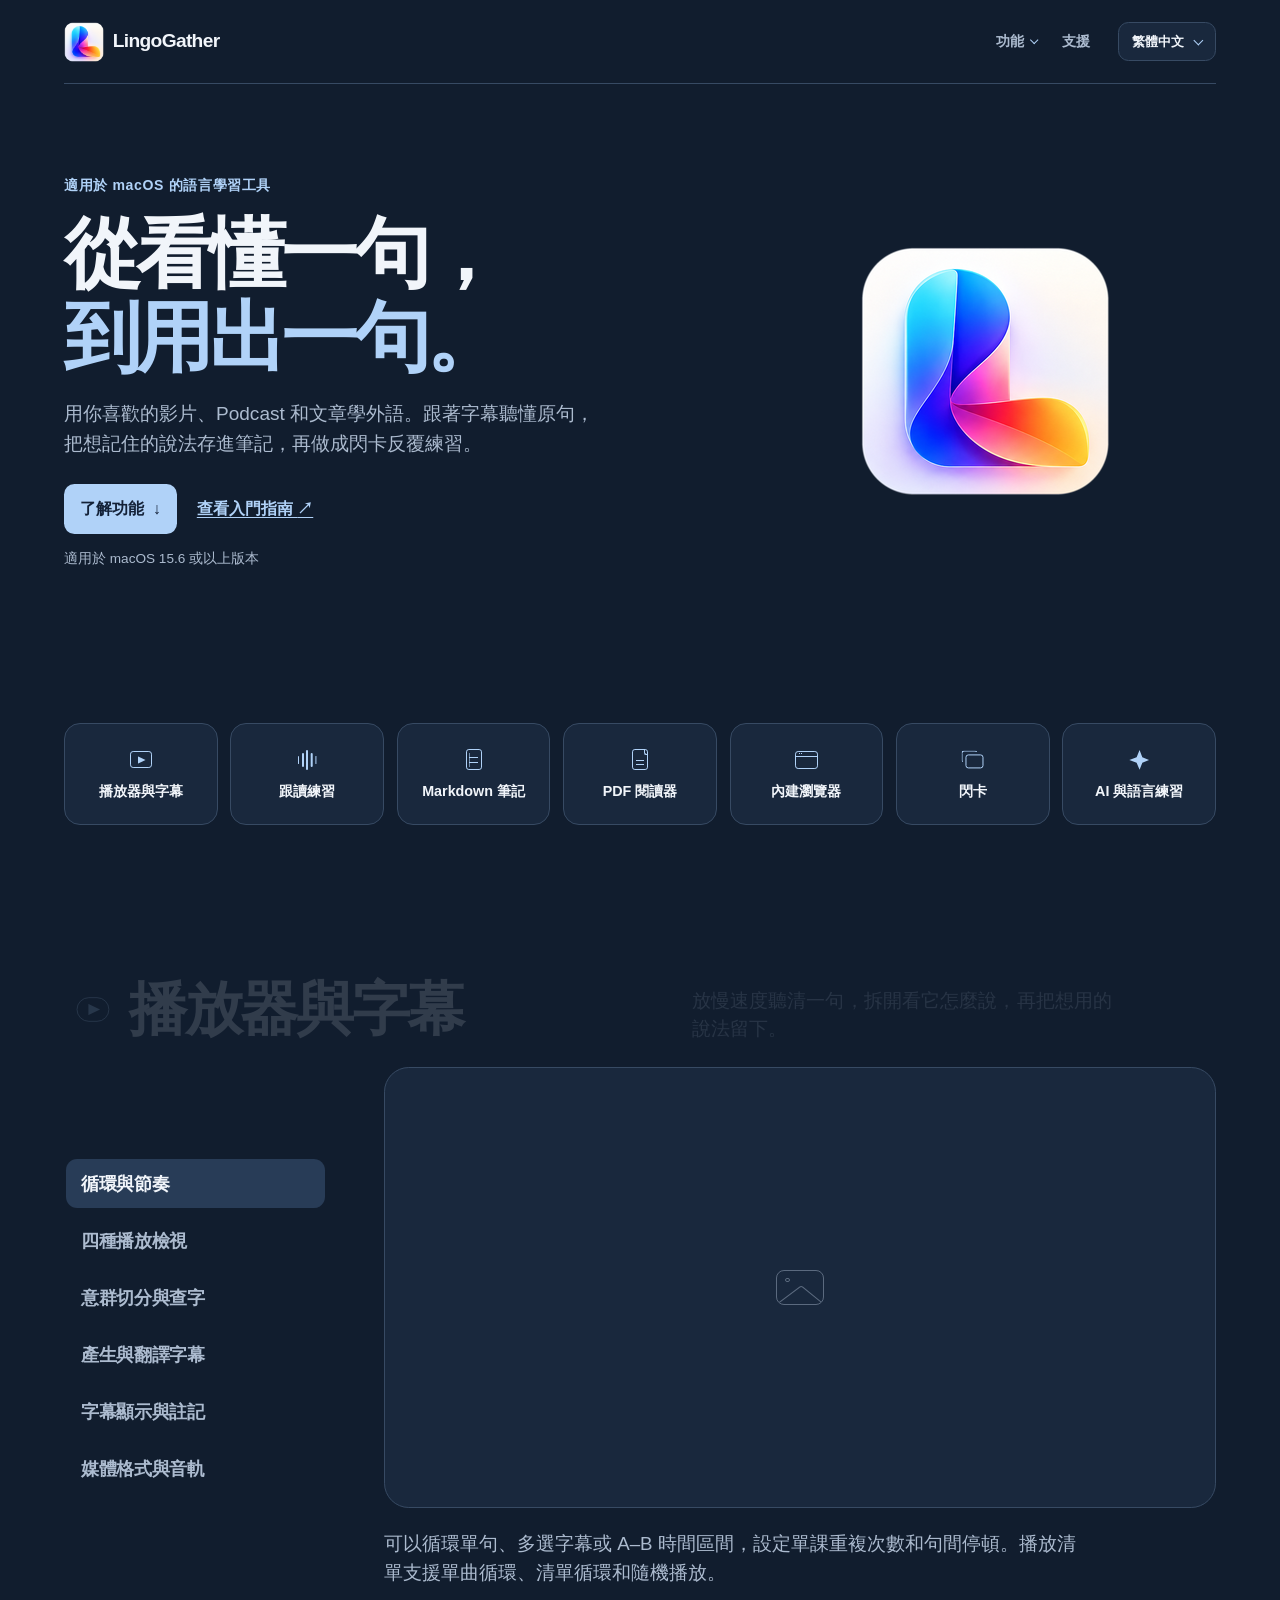
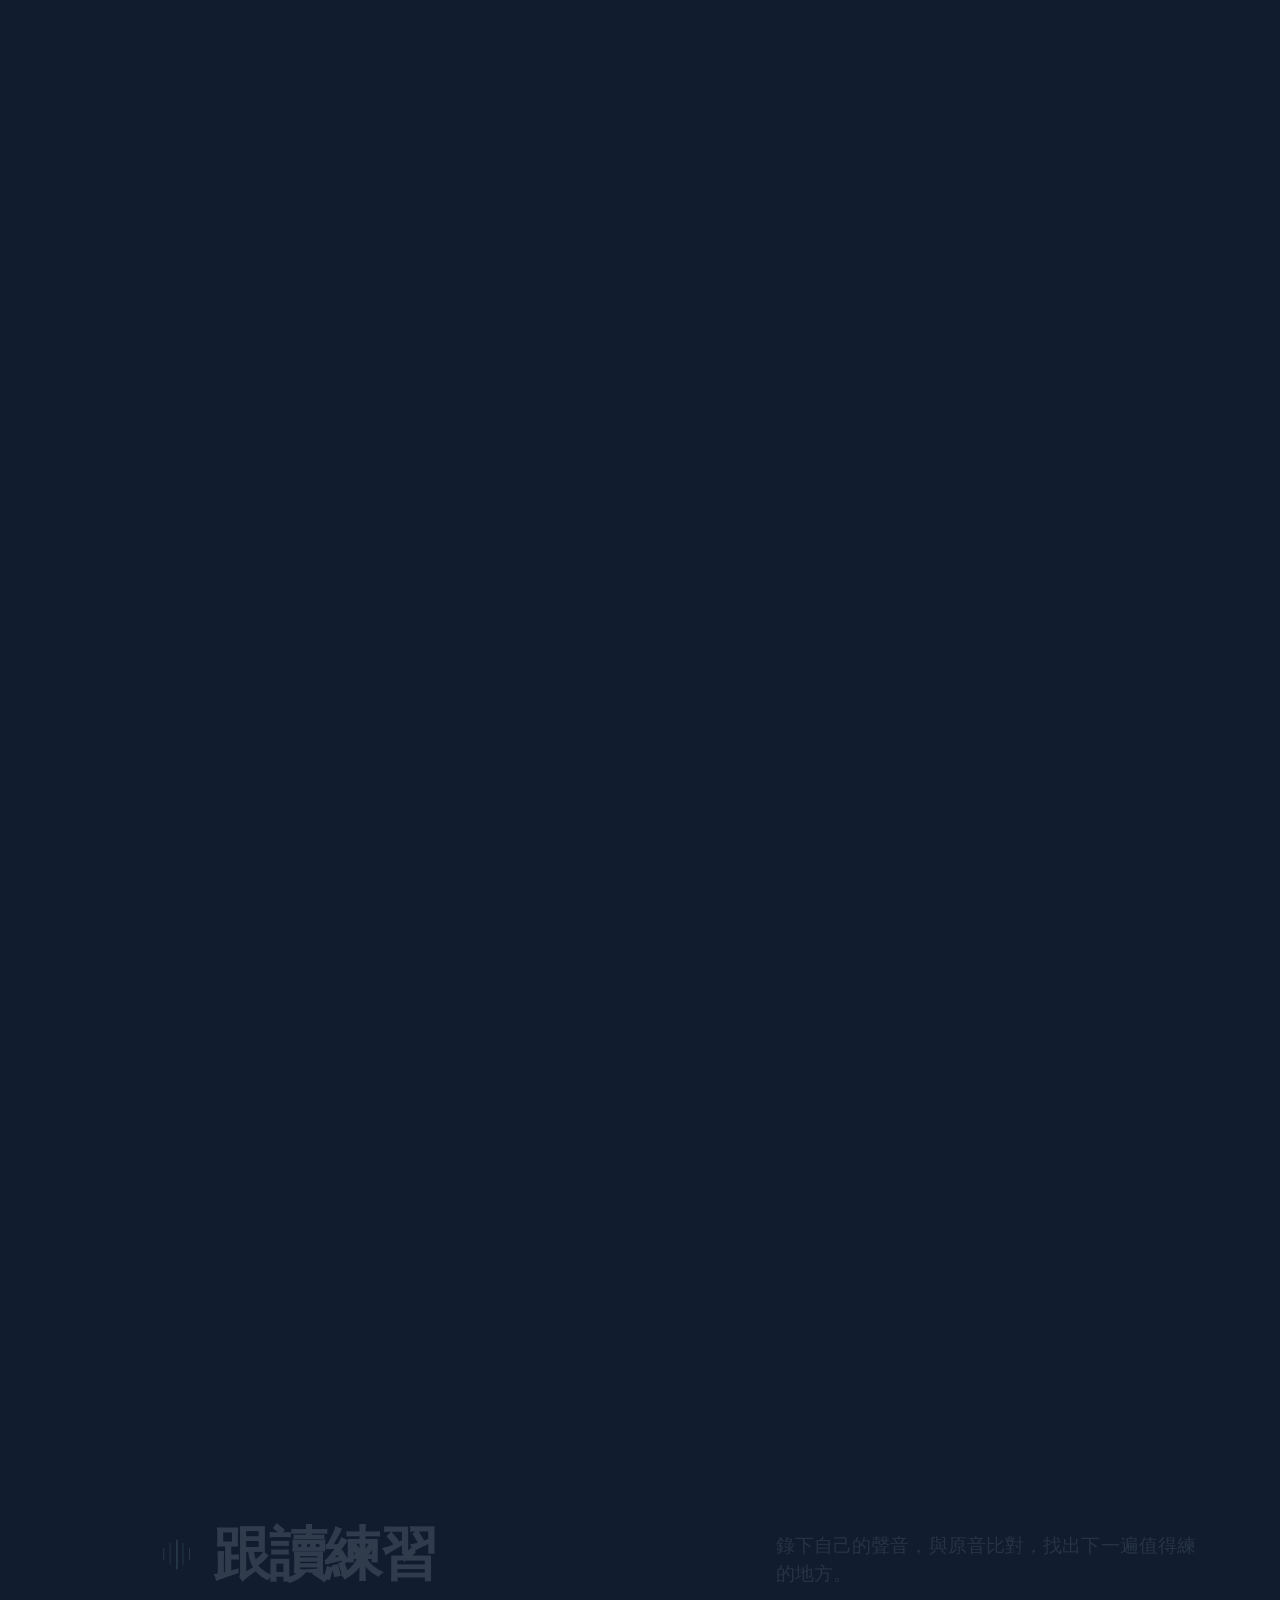
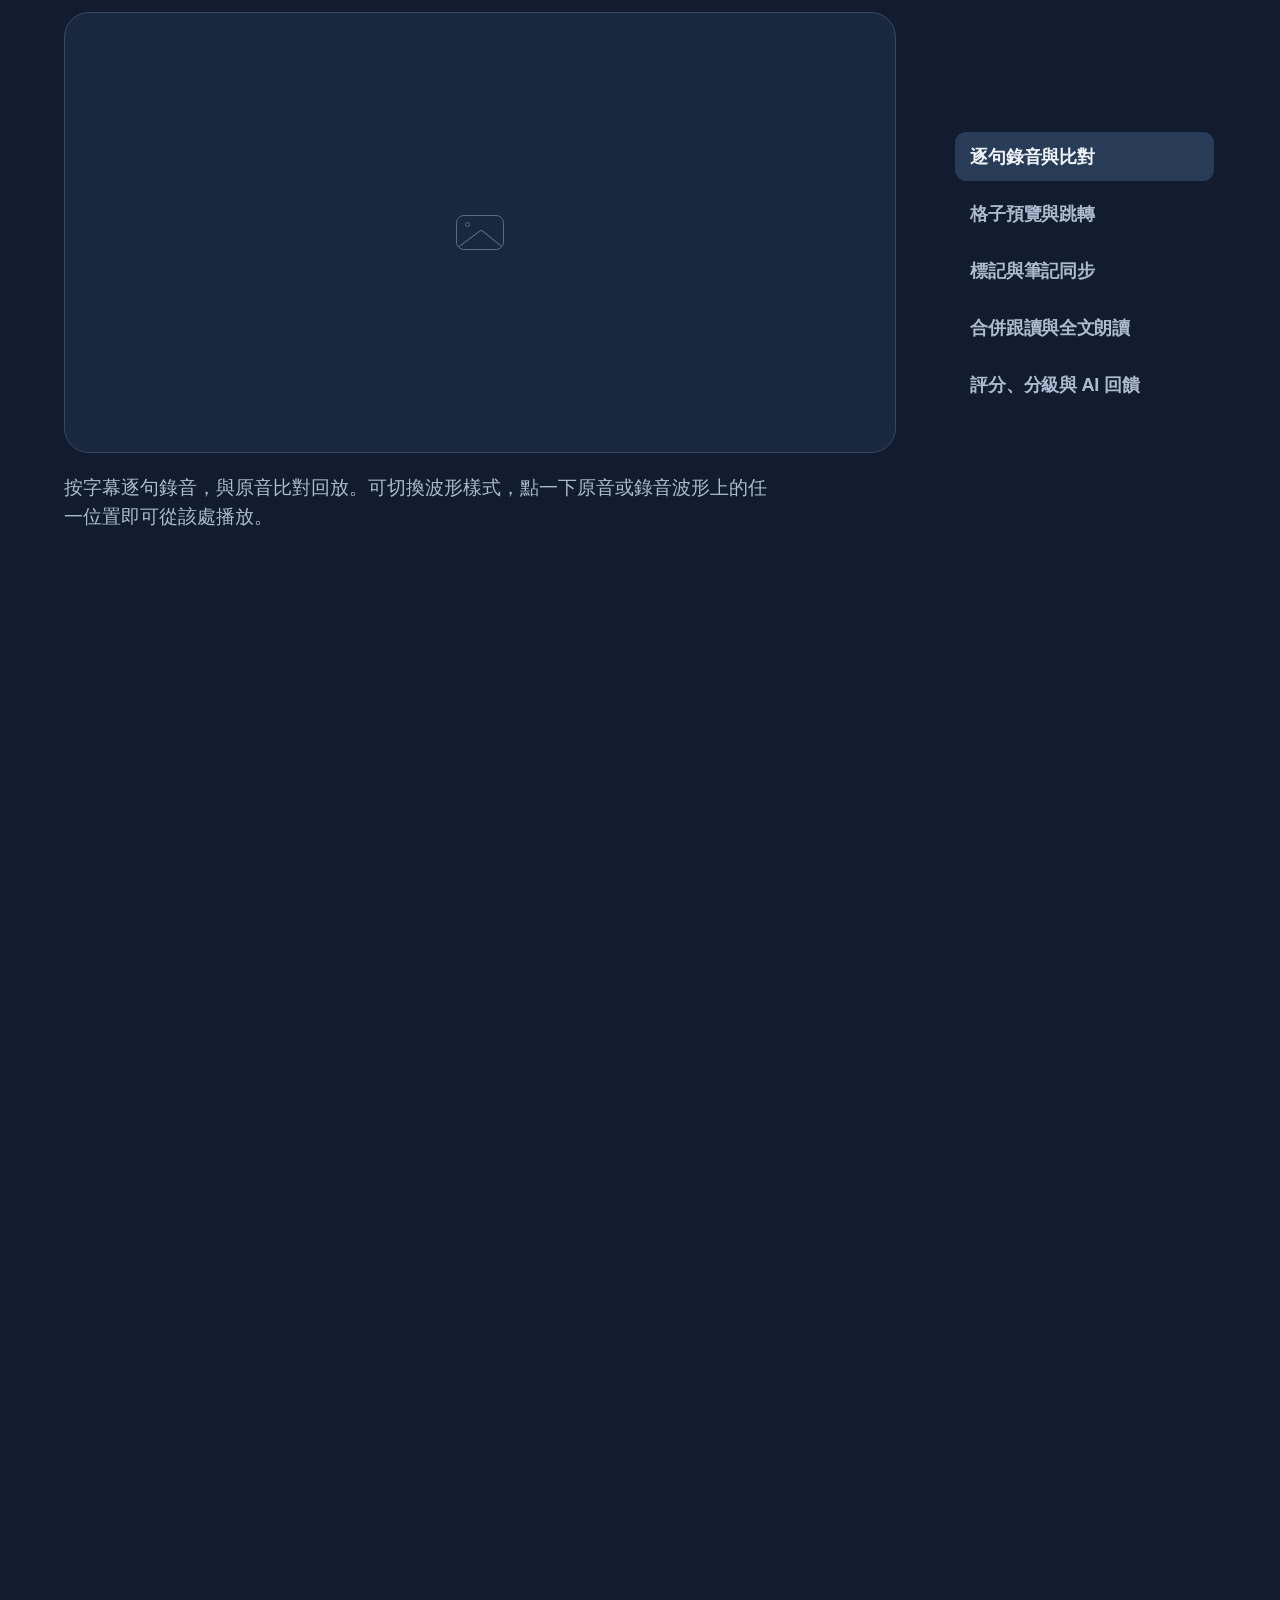
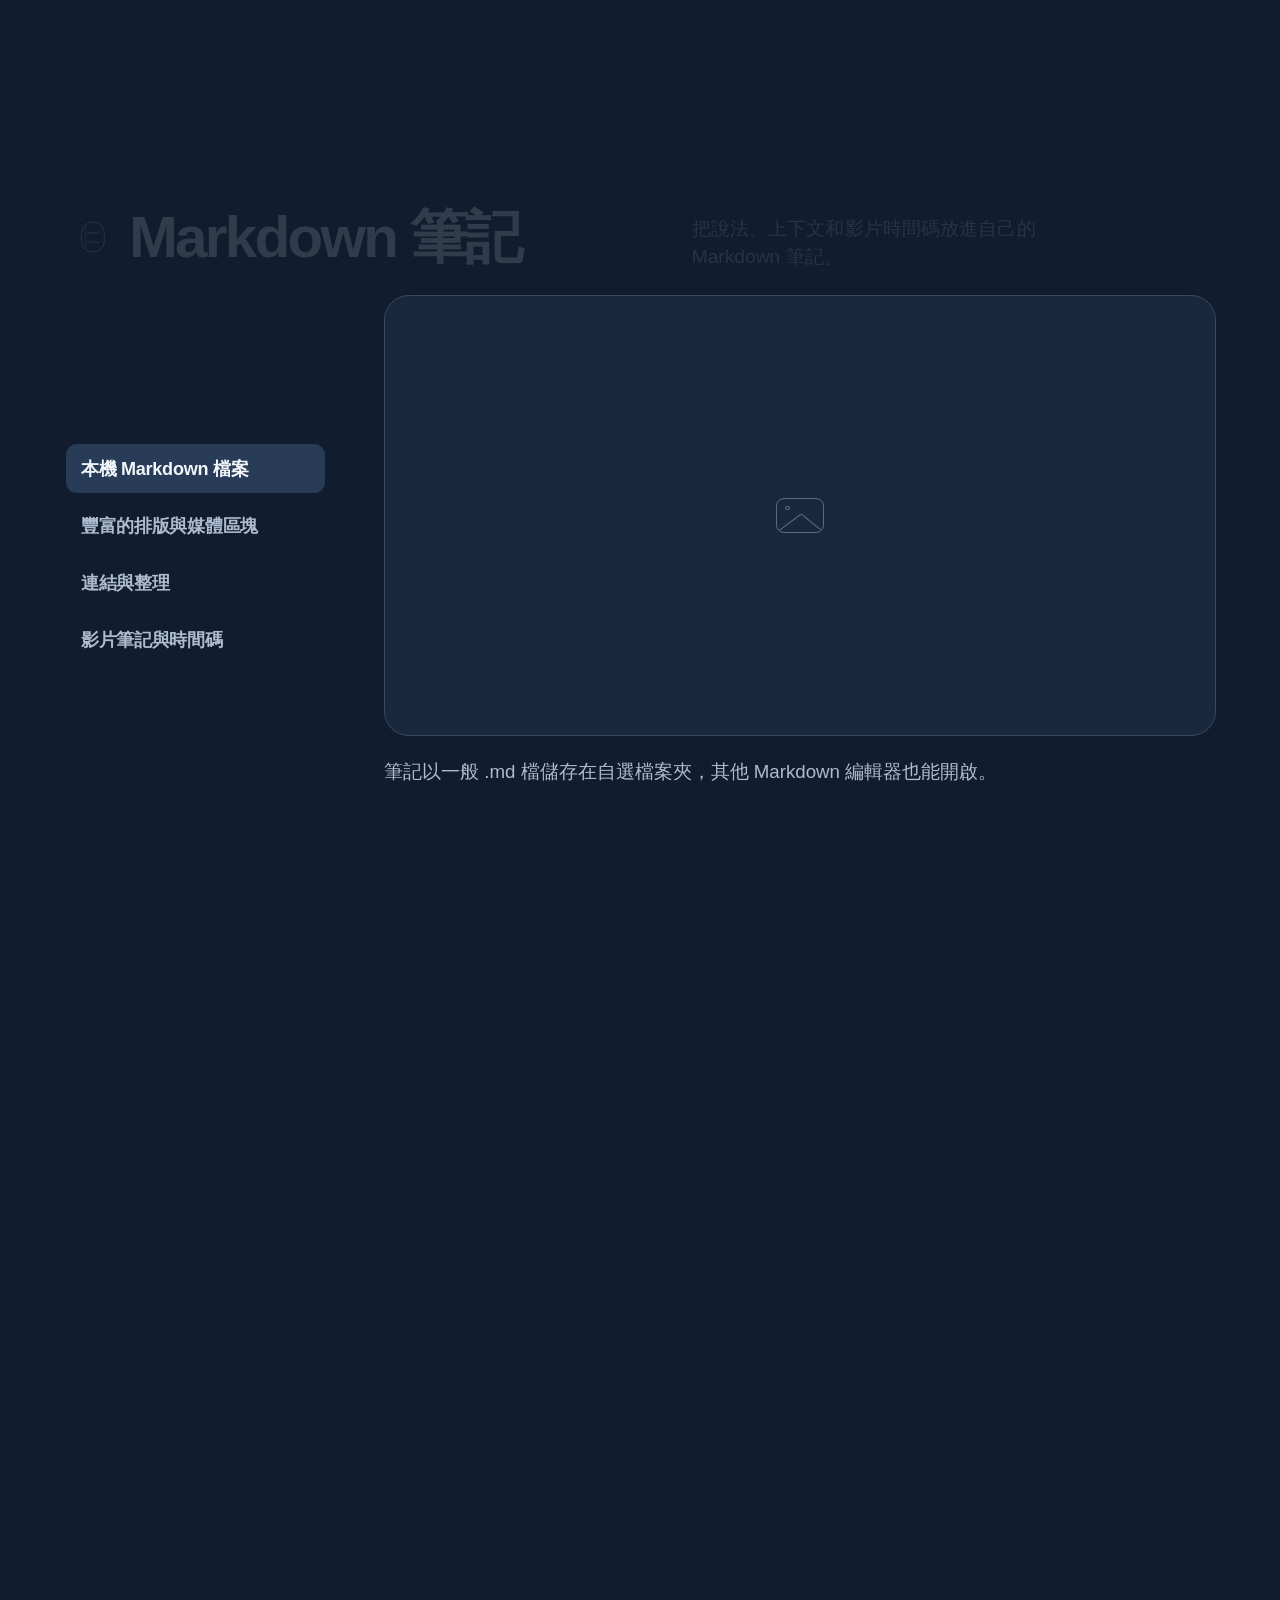
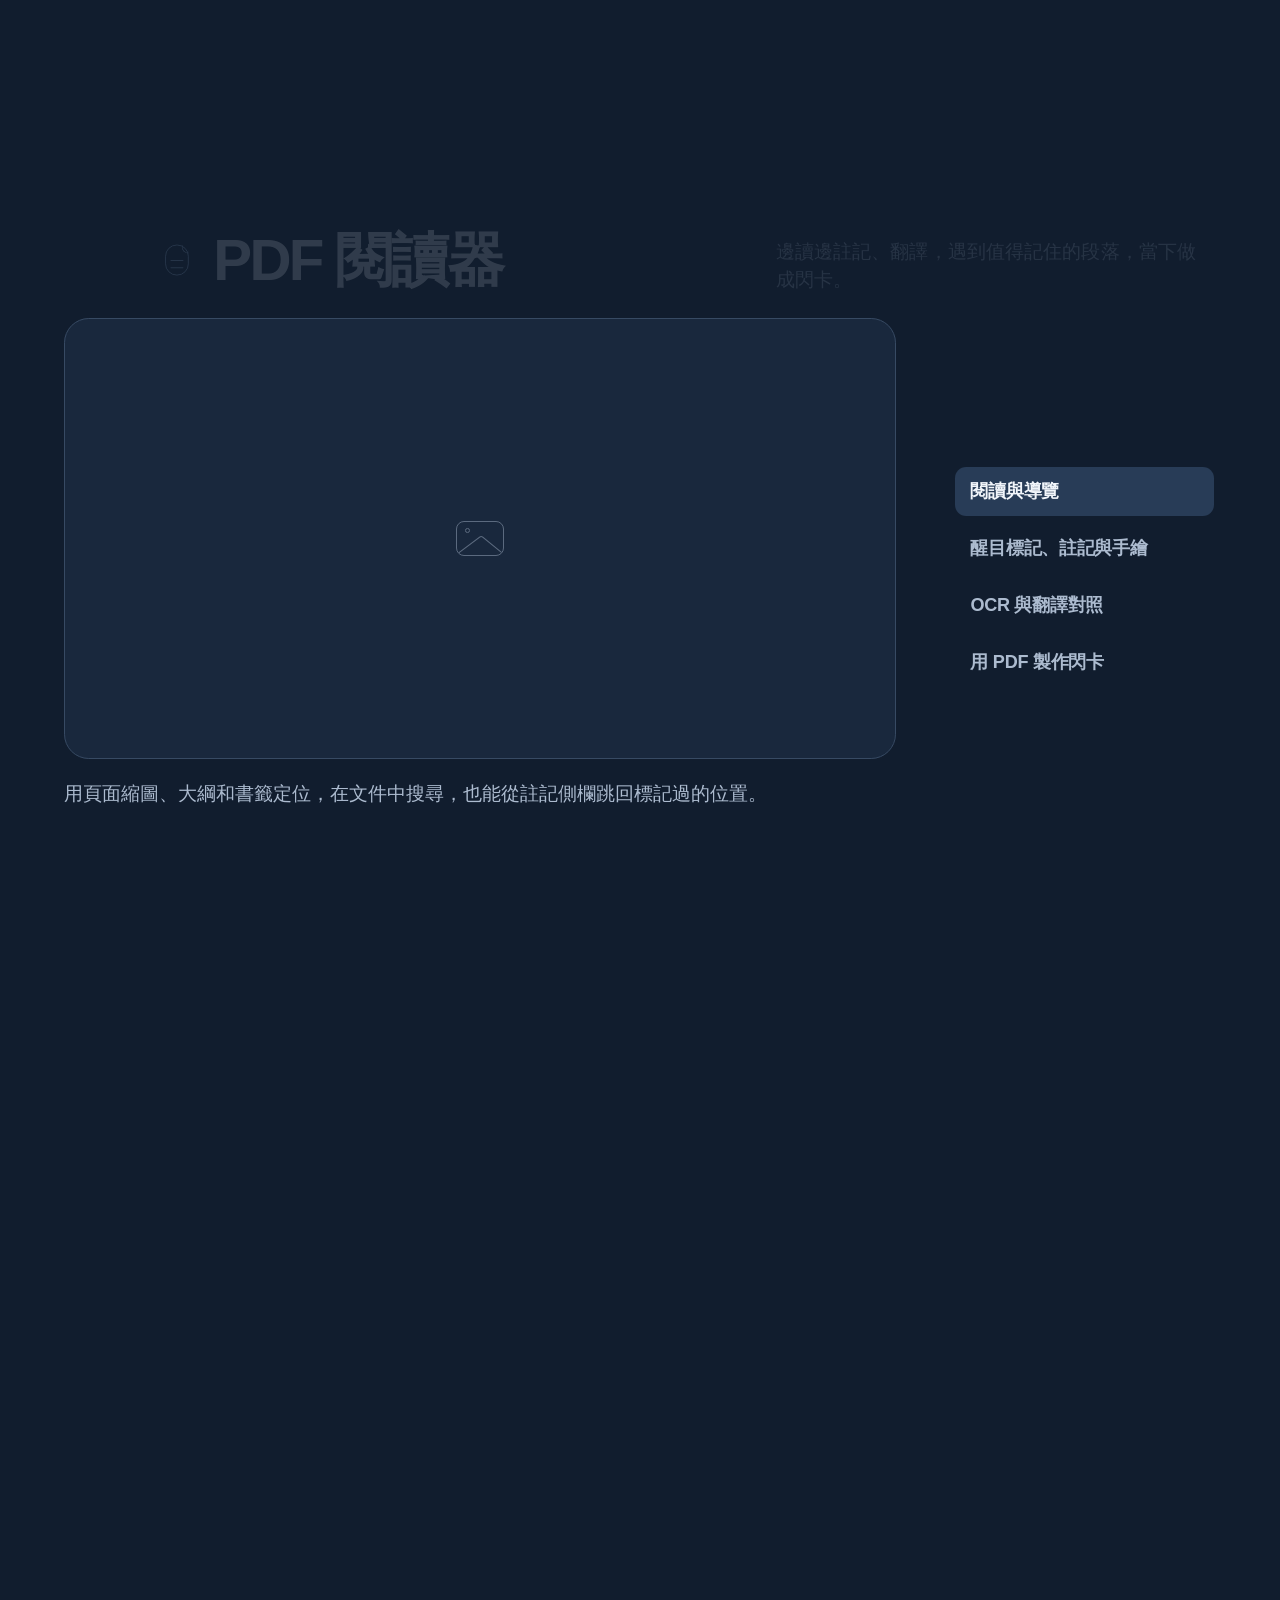
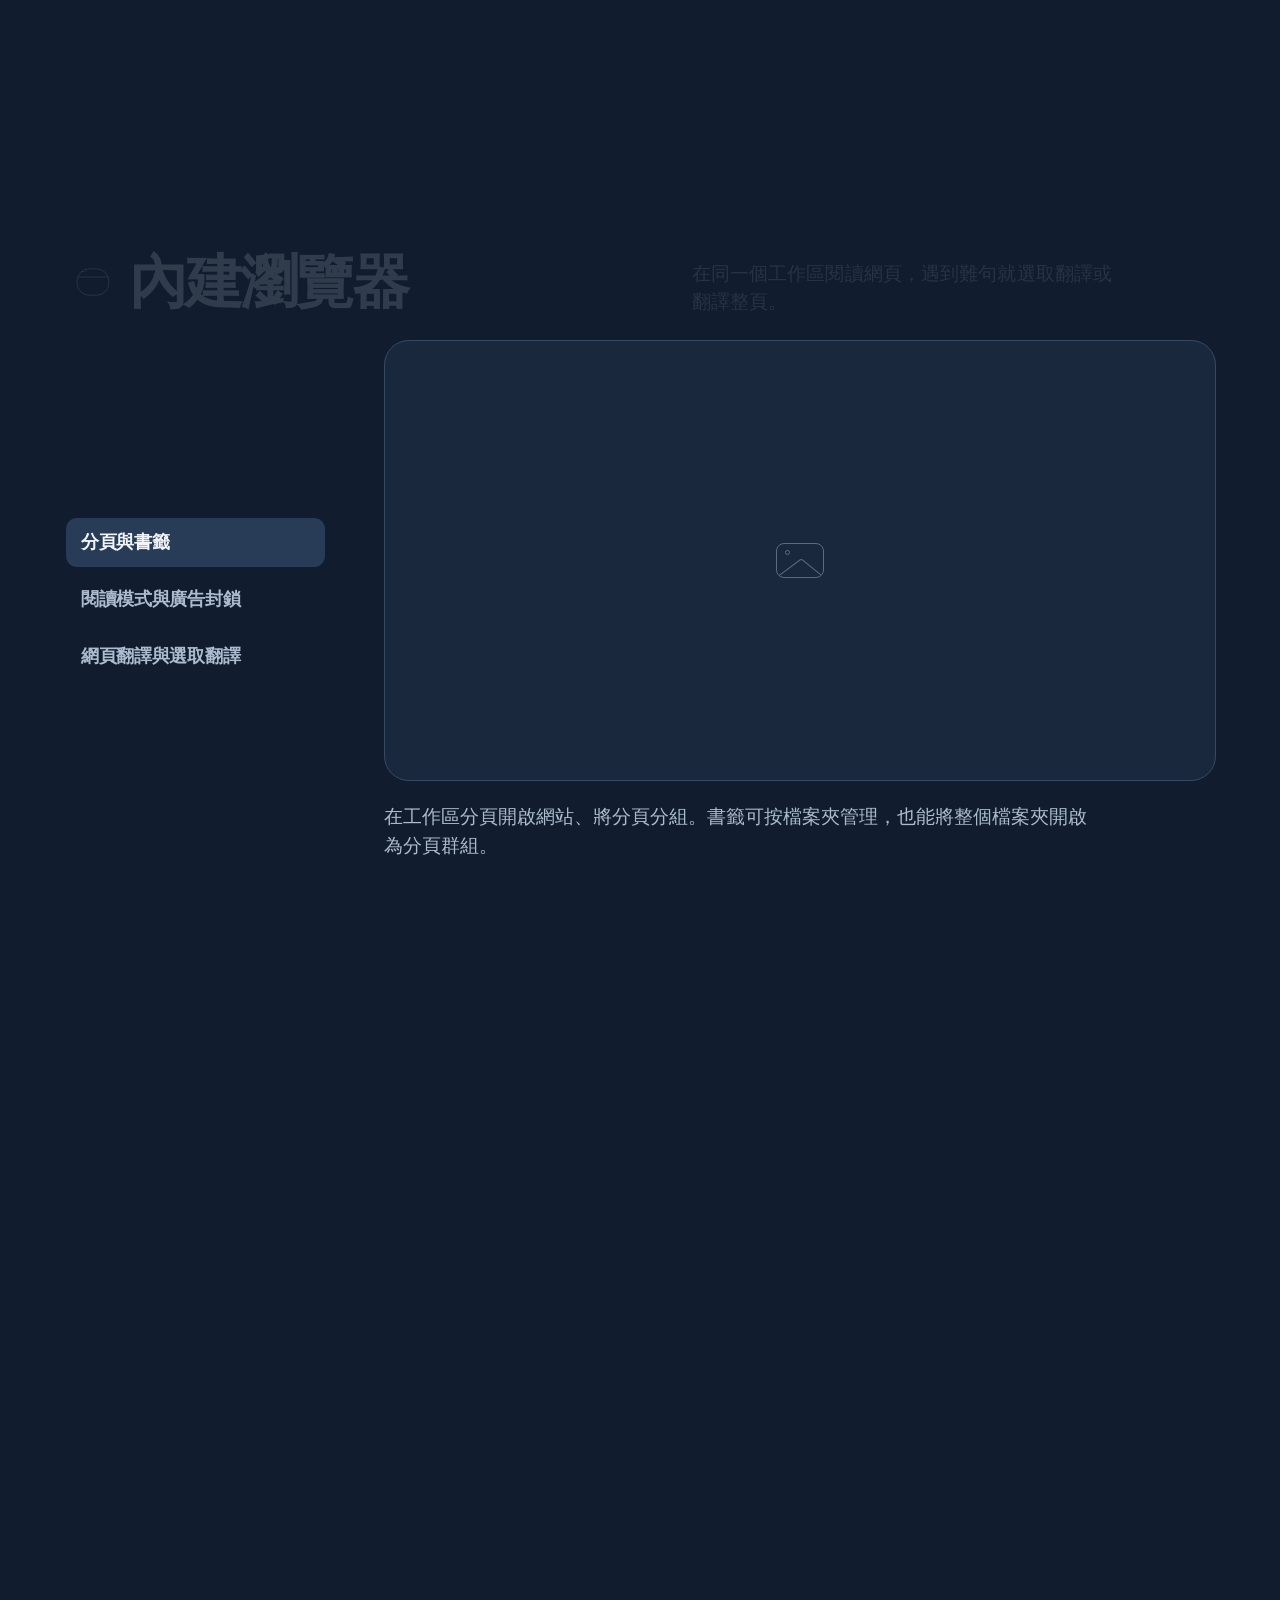
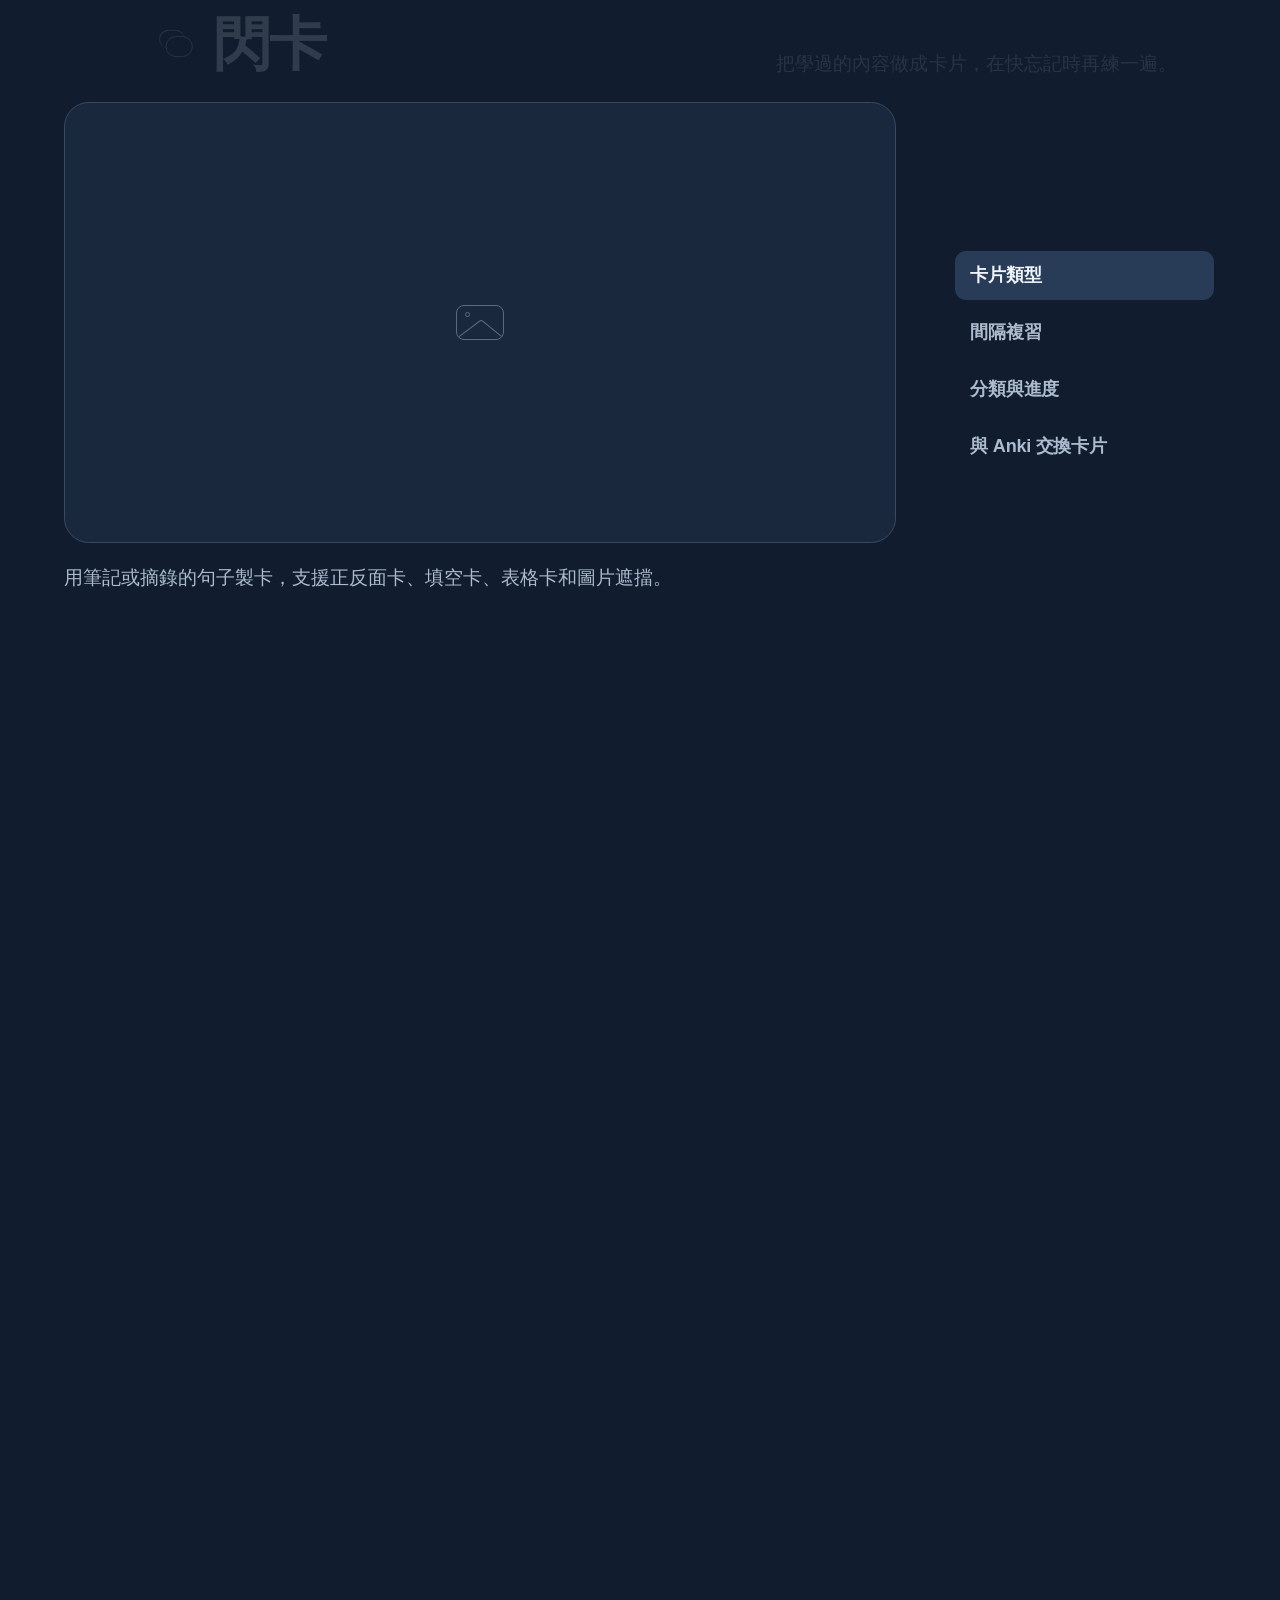
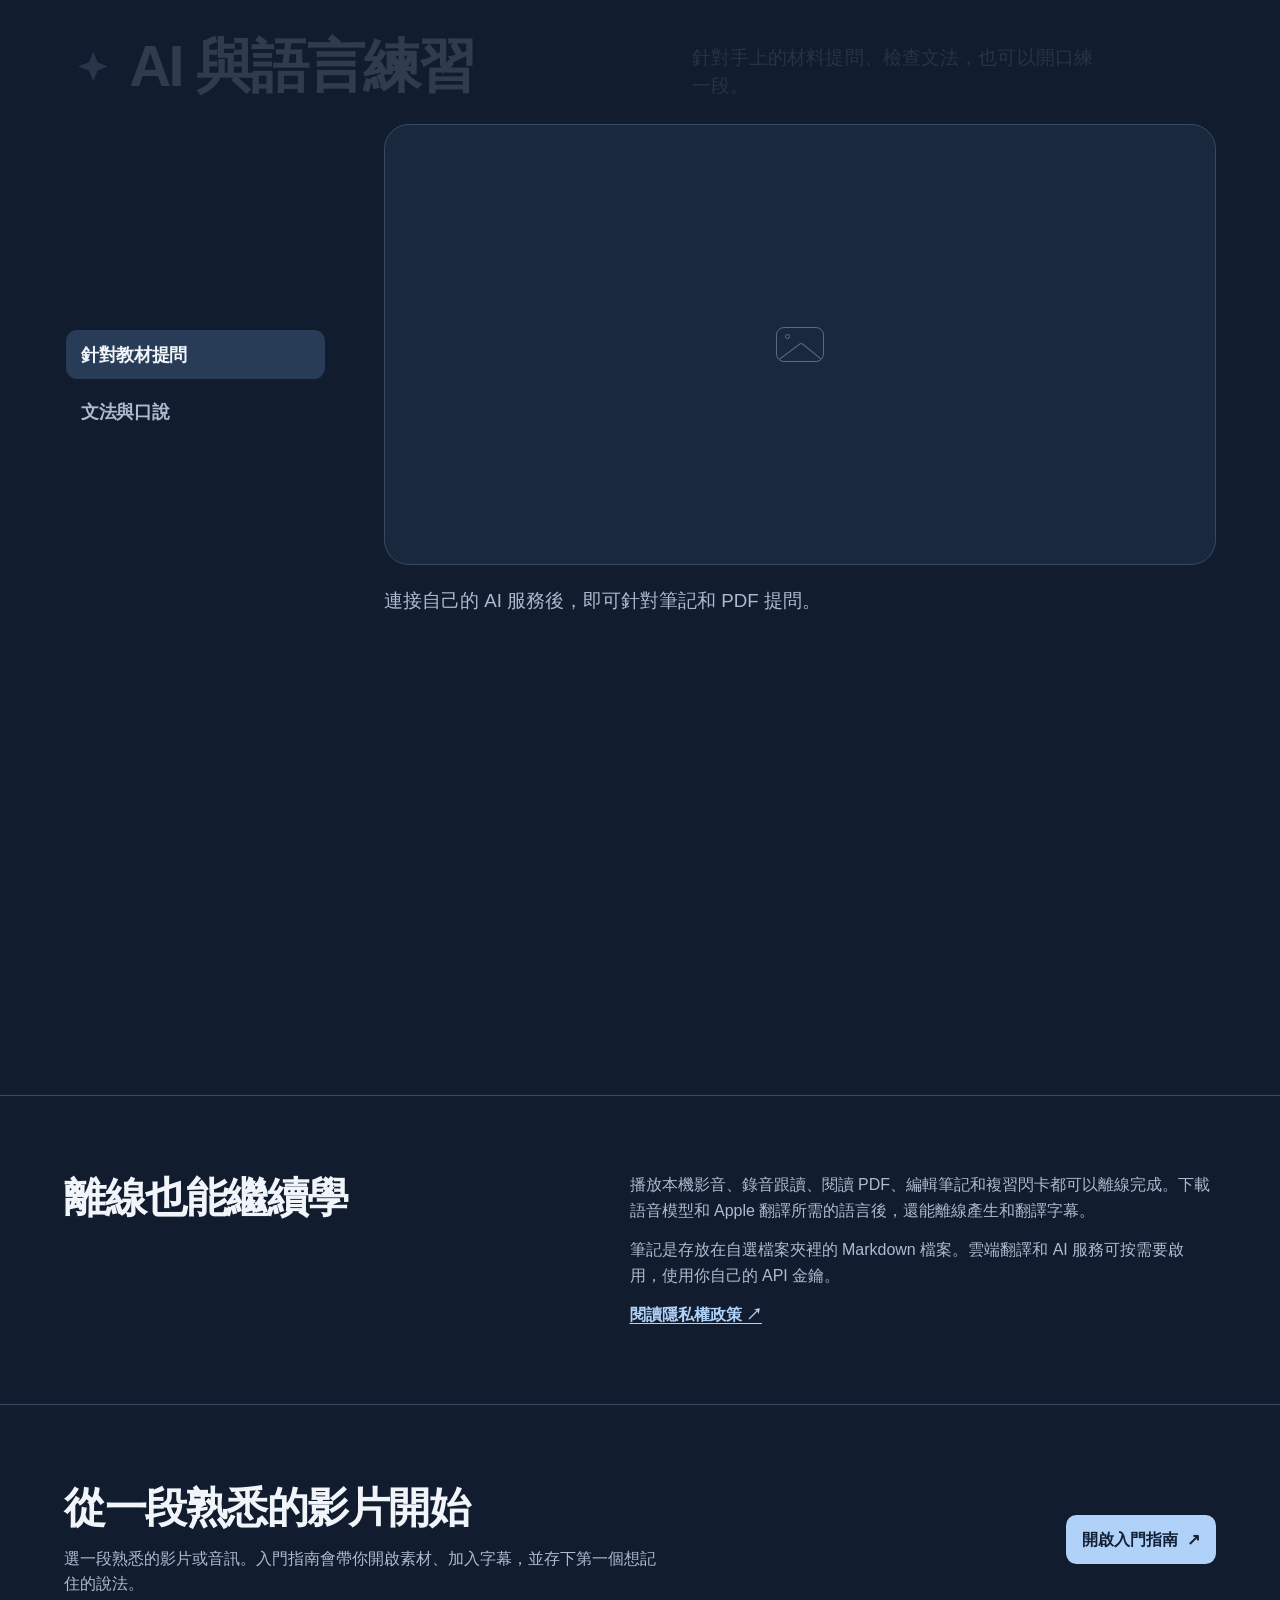
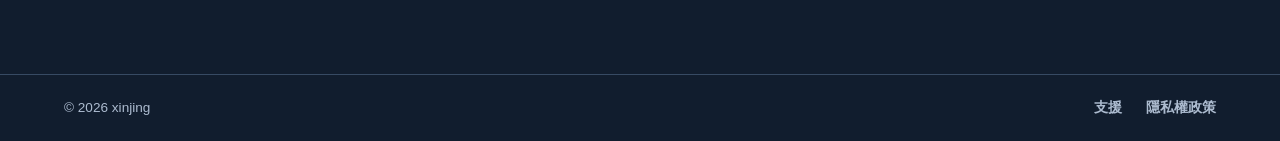
<file: lingogather/zh-hant.html>
<!doctype html>
<!-- Generated by Website/build.py from Website/content/. -->
<html lang="zh-Hant">
<head>
  <meta charset="utf-8">
  <meta name="viewport" content="width=device-width, initial-scale=1">
  <title>LingoGather 拾語者｜在 Mac 上用影片、筆記和閃卡學外語</title>
  <meta name="description" content="在 Mac 上用喜歡的影片、音訊和文章學外語。看雙語字幕、錄音跟讀、摘錄到 Markdown 筆記，再用閃卡間隔複習。">
  <link rel="canonical" href="https://xinjing.app/lingogather/zh-hant.html">
  <link rel="alternate" hreflang="en" href="https://xinjing.app/lingogather/">
  <link rel="alternate" hreflang="zh-Hans" href="https://xinjing.app/lingogather/zh-hans.html">
  <link rel="alternate" hreflang="zh-Hant" href="https://xinjing.app/lingogather/zh-hant.html">
  <link rel="alternate" hreflang="x-default" href="https://xinjing.app/lingogather/">
  <meta property="og:type" content="website">
  <meta property="og:title" content="LingoGather 拾語者｜在 Mac 上用影片、筆記和閃卡學外語">
  <meta property="og:description" content="在 Mac 上用喜歡的影片、音訊和文章學外語。看雙語字幕、錄音跟讀、摘錄到 Markdown 筆記，再用閃卡間隔複習。">
  <meta property="og:url" content="https://xinjing.app/lingogather/zh-hant.html">
  <meta property="og:image" content="https://xinjing.app/lingogather/icon.png">
  <link rel="icon" href="icon.png">
  <link rel="stylesheet" href="home.css">
  <script src="feature-navigation.js" defer></script>
  <script src="image-viewer.js" defer></script>
</head>
<body>
  <a class="skip-link" href="#main">跳到主要內容</a>
  <header class="site-header wrap">
    <a class="brand" href="zh-hant.html" aria-label="拾語者首頁">
      <img src="icon.png" width="40" height="40" alt="">
      <span>LingoGather</span>
    </a>
    <nav class="site-nav" aria-label="主導覽">
      <details class="features-menu">
        <summary>功能</summary>
        <div class="feature-menu-list">
          <div class="feature-menu-group">
            <a class="feature-menu-title" href="#feature-player"><span class="feature-icon icon-player" aria-hidden="true"><span></span></span>播放器與字幕</a>
            <ul>
              <li><a href="#feature-player-looping">循環與節奏</a></li>
              <li><a href="#feature-player-views">四種播放檢視</a></li>
              <li><a href="#feature-player-sense-groups">意群切分與查字</a></li>
              <li><a href="#feature-player-generate-translate">產生與翻譯字幕</a></li>
              <li><a href="#feature-player-subtitle-controls">字幕顯示與註記</a></li>
              <li><a href="#feature-player-media-tracks">媒體格式與音軌</a></li>
            </ul>
          </div>
          <div class="feature-menu-group">
            <a class="feature-menu-title" href="#feature-shadowing"><span class="feature-icon icon-shadowing" aria-hidden="true"><span></span></span>跟讀練習</a>
            <ul>
              <li><a href="#feature-shadowing-waveforms">逐句錄音與比對</a></li>
              <li><a href="#feature-shadowing-practice-grid">格子預覽與跳轉</a></li>
              <li><a href="#feature-shadowing-sync-highlights">標記與筆記同步</a></li>
              <li><a href="#feature-shadowing-merged-practice">合併跟讀與全文朗讀</a></li>
              <li><a href="#feature-shadowing-feedback">評分、分級與 AI 回饋</a></li>
            </ul>
          </div>
          <div class="feature-menu-group">
            <a class="feature-menu-title" href="#feature-notes"><span class="feature-icon icon-notes" aria-hidden="true"><span></span></span>Markdown 筆記</a>
            <ul>
              <li><a href="#feature-notes-local-files">本機 Markdown 檔案</a></li>
              <li><a href="#feature-notes-blocks-media">豐富的排版與媒體區塊</a></li>
              <li><a href="#feature-notes-organization">連結與整理</a></li>
              <li><a href="#feature-notes-media-notes">影片筆記與時間碼</a></li>
            </ul>
          </div>
          <div class="feature-menu-group">
            <a class="feature-menu-title" href="#feature-pdf"><span class="feature-icon icon-pdf" aria-hidden="true"><span></span></span>PDF 閱讀器</a>
            <ul>
              <li><a href="#feature-pdf-navigation">閱讀與導覽</a></li>
              <li><a href="#feature-pdf-annotations">醒目標記、註記與手繪</a></li>
              <li><a href="#feature-pdf-ocr-translation">OCR 與翻譯對照</a></li>
              <li><a href="#feature-pdf-make-flashcards">用 PDF 製作閃卡</a></li>
            </ul>
          </div>
          <div class="feature-menu-group">
            <a class="feature-menu-title" href="#feature-browser"><span class="feature-icon icon-browser" aria-hidden="true"><span></span></span>內建瀏覽器</a>
            <ul>
              <li><a href="#feature-browser-tabs-bookmarks">分頁與書籤</a></li>
              <li><a href="#feature-browser-reader-ad-blocking">閱讀模式與廣告封鎖</a></li>
              <li><a href="#feature-browser-translation">網頁翻譯與選取翻譯</a></li>
            </ul>
          </div>
          <div class="feature-menu-group">
            <a class="feature-menu-title" href="#feature-flashcards"><span class="feature-icon icon-flashcards" aria-hidden="true"><span></span></span>閃卡</a>
            <ul>
              <li><a href="#feature-flashcards-card-types">卡片類型</a></li>
              <li><a href="#feature-flashcards-spaced-repetition">間隔複習</a></li>
              <li><a href="#feature-flashcards-progress">分類與進度</a></li>
              <li><a href="#feature-flashcards-anki">與 Anki 交換卡片</a></li>
            </ul>
          </div>
          <div class="feature-menu-group">
            <a class="feature-menu-title" href="#feature-ai"><span class="feature-icon icon-ai" aria-hidden="true"><span></span></span>AI 與語言練習</a>
            <ul>
              <li><a href="#feature-ai-material-chat">針對教材提問</a></li>
              <li><a href="#feature-ai-grammar-speaking">文法與口說</a></li>
            </ul>
          </div>
        </div>
      </details>
      <a href="support.html#zh-hant">支援</a>
    </nav>
    <details class="languages">
      <summary><span class="visually-hidden">語言 </span><span lang="zh-Hant">繁體中文</span></summary>
      <nav aria-label="語言">
        <a href="index.html" lang="en" hreflang="en">English</a>
        <a href="zh-hans.html" lang="zh-Hans" hreflang="zh-Hans">简体中文</a>
        <a href="zh-hant.html" lang="zh-Hant" hreflang="zh-Hant" aria-current="page">繁體中文</a>
      </nav>
    </details>
  </header>

  <main id="main" tabindex="-1">
    <section class="hero" aria-labelledby="hero-title">
      <div class="hero-layout wrap">
        <div class="hero-copy">
          <p class="platform">適用於 macOS 的語言學習工具</p>
          <h1 id="hero-title">從看懂一句， <span>到用出一句。</span></h1>
          <p class="intro">用你喜歡的影片、Podcast 和文章學外語。跟著字幕聽懂原句，把想記住的說法存進筆記，再做成閃卡反覆練習。</p>
          <div class="actions">
            <a class="button" href="#features">了解功能 <span aria-hidden="true">↓</span></a>
            <a class="text-link" href="support.html#zh-hant">查看入門指南 <span aria-hidden="true">↗</span></a>
          </div>
          <p class="requirements">適用於 macOS 15.6 或以上版本</p>
        </div>
        <div class="hero-art" aria-hidden="true">
          <img src="icon.png" width="256" height="256" alt="">
        </div>
      </div>

    </section>

    <section id="features" class="feature-section" aria-labelledby="feature-title">
      <h2 id="feature-title" class="visually-hidden">功能分類</h2>
      <div class="feature-index wrap">
        <nav class="feature-nav" aria-label="功能分類">
          <a href="#feature-player"><span class="feature-icon icon-player" aria-hidden="true"><span></span></span><span>播放器與字幕</span></a>
          <a href="#feature-shadowing"><span class="feature-icon icon-shadowing" aria-hidden="true"><span></span></span><span>跟讀練習</span></a>
          <a href="#feature-notes"><span class="feature-icon icon-notes" aria-hidden="true"><span></span></span><span>Markdown 筆記</span></a>
          <a href="#feature-pdf"><span class="feature-icon icon-pdf" aria-hidden="true"><span></span></span><span>PDF 閱讀器</span></a>
          <a href="#feature-browser"><span class="feature-icon icon-browser" aria-hidden="true"><span></span></span><span>內建瀏覽器</span></a>
          <a href="#feature-flashcards"><span class="feature-icon icon-flashcards" aria-hidden="true"><span></span></span><span>閃卡</span></a>
          <a href="#feature-ai"><span class="feature-icon icon-ai" aria-hidden="true"><span></span></span><span>AI 與語言練習</span></a>
        </nav>
      </div>

      <section class="feature-chapter wrap" id="feature-player" aria-labelledby="title-player">
        <header class="chapter-heading">
          <div class="chapter-copy">
            <h3 id="title-player"><span class="feature-icon icon-player" aria-hidden="true"><span></span></span><span>播放器與字幕</span></h3>
            <p>放慢速度聽清一句，拆開看它怎麼說，再把想用的說法留下。</p>
          </div>
        </header>
        <div class="chapter-track">
          <div class="chapter-body">
            <nav class="chapter-nav" aria-labelledby="title-player">
              <a href="#feature-player-looping">循環與節奏</a>
              <a href="#feature-player-views">四種播放檢視</a>
              <a href="#feature-player-sense-groups">意群切分與查字</a>
              <a href="#feature-player-generate-translate">產生與翻譯字幕</a>
              <a href="#feature-player-subtitle-controls">字幕顯示與註記</a>
              <a href="#feature-player-media-tracks">媒體格式與音軌</a>
            </nav>
            <div class="feature-details">
            <article class="feature-detail" id="feature-player-looping" aria-labelledby="feature-player-looping-title" tabindex="-1">
              <h4 id="feature-player-looping-title">循環與節奏</h4>
              <div class="demo-placeholder" aria-hidden="true"><span></span></div>
              <div class="detail-caption">
                <p class="detail-description">可以循環單句、多選字幕或 A–B 時間區間，設定單課重複次數和句間停頓。播放清單支援單曲循環、清單循環和隨機播放。</p>
              </div>
            </article>
            <article class="feature-detail" id="feature-player-views" aria-labelledby="feature-player-views-title" tabindex="-1">
              <h4 id="feature-player-views-title">四種播放檢視</h4>
              <div class="demo-placeholder" aria-hidden="true"><span></span></div>
              <div class="detail-caption">
                <p class="detail-description">在預設檢視、隱藏字幕、隱藏畫面和迷你控制之間切換。</p>
              </div>
            </article>
            <article class="feature-detail" id="feature-player-sense-groups" aria-labelledby="feature-player-sense-groups-title" tabindex="-1">
              <h4 id="feature-player-sense-groups-title">意群切分與查字</h4>
              <div class="demo-placeholder" aria-hidden="true"><span></span></div>
              <div class="detail-caption">
                <p class="detail-description">把長句切成意群，邊聽邊看醒目標示。可直接在字幕裡選字查詢。</p>
              </div>
            </article>
            <article class="feature-detail" id="feature-player-generate-translate" aria-labelledby="feature-player-generate-translate-title" tabindex="-1">
              <h4 id="feature-player-generate-translate-title">產生與翻譯字幕</h4>
              <div class="demo-placeholder" aria-hidden="true"><span></span></div>
              <div class="detail-caption">
                <p class="detail-description">用裝置端語音模型產生字幕，macOS 26 也可使用 Apple 語音辨識。用 Apple 翻譯或自選服務翻譯字幕，也可線上搜尋字幕、匯出字幕文字。</p>
              </div>
            </article>
            <article class="feature-detail" id="feature-player-subtitle-controls" aria-labelledby="feature-player-subtitle-controls-title" tabindex="-1">
              <h4 id="feature-player-subtitle-controls-title">字幕顯示與註記</h4>
              <div class="demo-placeholder" aria-hidden="true"><span></span></div>
              <div class="detail-caption">
                <p class="detail-description">可調整字幕字級、開關雙語顯示、調換原文與譯文順序、顯示或隱藏時間碼。可標記重點、套用粗體、斜體、底線或刪除線，也可寫備註。</p>
              </div>
            </article>
            <article class="feature-detail" id="feature-player-media-tracks" aria-labelledby="feature-player-media-tracks-title" tabindex="-1">
              <h4 id="feature-player-media-tracks-title">媒體格式與音軌</h4>
              <div class="demo-placeholder" aria-hidden="true"><span></span></div>
              <div class="detail-caption">
                <p class="detail-description">播放本機影片或音訊、載入外掛音軌，並照原樣式顯示 ASS/SSA 字幕。MKV、WebM 等格式可在 Mac 上轉換後播放。</p>
              </div>
            </article>
            </div>
          </div>
        </div>
      </section>

      <section class="feature-chapter wrap nav-on-right" id="feature-shadowing" aria-labelledby="title-shadowing">
        <header class="chapter-heading">
          <div class="chapter-copy">
            <h3 id="title-shadowing"><span class="feature-icon icon-shadowing" aria-hidden="true"><span></span></span><span>跟讀練習</span></h3>
            <p>錄下自己的聲音，與原音比對，找出下一遍值得練的地方。</p>
          </div>
        </header>
        <div class="chapter-track">
          <div class="chapter-body">
            <nav class="chapter-nav" aria-labelledby="title-shadowing">
              <a href="#feature-shadowing-waveforms">逐句錄音與比對</a>
              <a href="#feature-shadowing-practice-grid">格子預覽與跳轉</a>
              <a href="#feature-shadowing-sync-highlights">標記與筆記同步</a>
              <a href="#feature-shadowing-merged-practice">合併跟讀與全文朗讀</a>
              <a href="#feature-shadowing-feedback">評分、分級與 AI 回饋</a>
            </nav>
            <div class="feature-details">
            <article class="feature-detail" id="feature-shadowing-waveforms" aria-labelledby="feature-shadowing-waveforms-title" tabindex="-1">
              <h4 id="feature-shadowing-waveforms-title">逐句錄音與比對</h4>
              <div class="demo-placeholder" aria-hidden="true"><span></span></div>
              <div class="detail-caption">
                <p class="detail-description">按字幕逐句錄音，與原音比對回放。可切換波形樣式，點一下原音或錄音波形上的任一位置即可從該處播放。</p>
              </div>
            </article>
            <article class="feature-detail" id="feature-shadowing-practice-grid" aria-labelledby="feature-shadowing-practice-grid-title" tabindex="-1">
              <h4 id="feature-shadowing-practice-grid-title">格子預覽與跳轉</h4>
              <div class="demo-placeholder" aria-hidden="true"><span></span></div>
              <div class="detail-caption">
                <p class="detail-description">將游標移到格子上即可預覽字幕。開啟相應設定後，按兩下格子可在播放器播放該句，長按可加入醒目標記。</p>
              </div>
            </article>
            <article class="feature-detail" id="feature-shadowing-sync-highlights" aria-labelledby="feature-shadowing-sync-highlights-title" tabindex="-1">
              <h4 id="feature-shadowing-sync-highlights-title">標記與筆記同步</h4>
              <div class="demo-placeholder" aria-hidden="true"><span></span></div>
              <div class="detail-caption">
                <p class="detail-description">跟讀格子的標記可與播放器字幕清單同步。標記過的句子也會匯入對應影片筆記的「重點句」。</p>
              </div>
            </article>
            <article class="feature-detail" id="feature-shadowing-merged-practice" aria-labelledby="feature-shadowing-merged-practice-title" tabindex="-1">
              <h4 id="feature-shadowing-merged-practice-title">合併跟讀與全文朗讀</h4>
              <div class="demo-placeholder" aria-hidden="true"><span></span></div>
              <div class="detail-caption">
                <p class="detail-description">可將選取的句子或全部字幕合併，一口氣錄製跟讀。AI 文字回饋支援全文朗讀，也可以點一句，從該句開始聽。</p>
              </div>
            </article>
            <article class="feature-detail" id="feature-shadowing-feedback" aria-labelledby="feature-shadowing-feedback-title" tabindex="-1">
              <h4 id="feature-shadowing-feedback-title">評分、分級與 AI 回饋</h4>
              <div class="demo-placeholder" aria-hidden="true"><span></span></div>
              <div class="detail-caption">
                <p class="detail-description">連接語音服務後，可查看準確度、流暢度等發音分數和等級。設定 AI 服務後，可查看單句回饋或全文總評。</p>
              </div>
            </article>
            </div>
          </div>
        </div>
      </section>

      <section class="feature-chapter wrap" id="feature-notes" aria-labelledby="title-notes">
        <header class="chapter-heading">
          <div class="chapter-copy">
            <h3 id="title-notes"><span class="feature-icon icon-notes" aria-hidden="true"><span></span></span><span>Markdown 筆記</span></h3>
            <p>把說法、上下文和影片時間碼放進自己的 Markdown 筆記。</p>
          </div>
        </header>
        <div class="chapter-track">
          <div class="chapter-body">
            <nav class="chapter-nav" aria-labelledby="title-notes">
              <a href="#feature-notes-local-files">本機 Markdown 檔案</a>
              <a href="#feature-notes-blocks-media">豐富的排版與媒體區塊</a>
              <a href="#feature-notes-organization">連結與整理</a>
              <a href="#feature-notes-media-notes">影片筆記與時間碼</a>
            </nav>
            <div class="feature-details">
            <article class="feature-detail" id="feature-notes-local-files" aria-labelledby="feature-notes-local-files-title" tabindex="-1">
              <h4 id="feature-notes-local-files-title">本機 Markdown 檔案</h4>
              <div class="demo-placeholder" aria-hidden="true"><span></span></div>
              <div class="detail-caption">
                <p class="detail-description">筆記以一般 .md 檔儲存在自選檔案夾，其他 Markdown 編輯器也能開啟。</p>
              </div>
            </article>
            <article class="feature-detail" id="feature-notes-blocks-media" aria-labelledby="feature-notes-blocks-media-title" tabindex="-1">
              <h4 id="feature-notes-blocks-media-title">豐富的排版與媒體區塊</h4>
              <div class="demo-placeholder" aria-hidden="true"><span></span></div>
              <div class="detail-caption">
                <p class="detail-description">支援標題、待辦清單、表格、公式、圖表和提示區塊。在筆記裡嵌入圖片、音訊、影片和書籤。</p>
              </div>
            </article>
            <article class="feature-detail" id="feature-notes-organization" aria-labelledby="feature-notes-organization-title" tabindex="-1">
              <h4 id="feature-notes-organization-title">連結與整理</h4>
              <div class="demo-placeholder" aria-hidden="true"><span></span></div>
              <div class="detail-caption">
                <p class="detail-description">可連到筆記或指定區塊、查看反向連結、用同步區塊重複使用內容，也能依檔案夾、標籤或大綱整理與搜尋。</p>
              </div>
            </article>
            <article class="feature-detail" id="feature-notes-media-notes" aria-labelledby="feature-notes-media-notes-title" tabindex="-1">
              <h4 id="feature-notes-media-notes-title">影片筆記與時間碼</h4>
              <div class="demo-placeholder" aria-hidden="true"><span></span></div>
              <div class="detail-caption">
                <p class="detail-description">在影片筆記裡集中標記過的字幕，點一下儲存的時間碼即可回到播放器裡的對應位置。</p>
              </div>
            </article>
            </div>
          </div>
        </div>
      </section>

      <section class="feature-chapter wrap nav-on-right" id="feature-pdf" aria-labelledby="title-pdf">
        <header class="chapter-heading">
          <div class="chapter-copy">
            <h3 id="title-pdf"><span class="feature-icon icon-pdf" aria-hidden="true"><span></span></span><span>PDF 閱讀器</span></h3>
            <p>邊讀邊註記、翻譯，遇到值得記住的段落，當下做成閃卡。</p>
          </div>
        </header>
        <div class="chapter-track">
          <div class="chapter-body">
            <nav class="chapter-nav" aria-labelledby="title-pdf">
              <a href="#feature-pdf-navigation">閱讀與導覽</a>
              <a href="#feature-pdf-annotations">醒目標記、註記與手繪</a>
              <a href="#feature-pdf-ocr-translation">OCR 與翻譯對照</a>
              <a href="#feature-pdf-make-flashcards">用 PDF 製作閃卡</a>
            </nav>
            <div class="feature-details">
            <article class="feature-detail" id="feature-pdf-navigation" aria-labelledby="feature-pdf-navigation-title" tabindex="-1">
              <h4 id="feature-pdf-navigation-title">閱讀與導覽</h4>
              <div class="demo-placeholder" aria-hidden="true"><span></span></div>
              <div class="detail-caption">
                <p class="detail-description">用頁面縮圖、大綱和書籤定位，在文件中搜尋，也能從註記側欄跳回標記過的位置。</p>
              </div>
            </article>
            <article class="feature-detail" id="feature-pdf-annotations" aria-labelledby="feature-pdf-annotations-title" tabindex="-1">
              <h4 id="feature-pdf-annotations-title">醒目標記、註記與手繪</h4>
              <div class="demo-placeholder" aria-hidden="true"><span></span></div>
              <div class="detail-caption">
                <p class="detail-description">可以標記或加底線、加入備註，也能用圖形或手繪在頁面上加上標示。</p>
              </div>
            </article>
            <article class="feature-detail" id="feature-pdf-ocr-translation" aria-labelledby="feature-pdf-ocr-translation-title" tabindex="-1">
              <h4 id="feature-pdf-ocr-translation-title">OCR 與翻譯對照</h4>
              <div class="demo-placeholder" aria-hidden="true"><span></span></div>
              <div class="detail-caption">
                <p class="detail-description">用 OCR 辨識掃描頁面的文字。可翻譯選取的文字，也能在對照模式下並排查看原文與譯文。</p>
              </div>
            </article>
            <article class="feature-detail" id="feature-pdf-make-flashcards" aria-labelledby="feature-pdf-make-flashcards-title" tabindex="-1">
              <h4 id="feature-pdf-make-flashcards-title">用 PDF 製作閃卡</h4>
              <div class="demo-placeholder" aria-hidden="true"><span></span></div>
              <div class="detail-caption">
                <p class="detail-description">閱讀時可用選取的文字或頁面區域建立閃卡。</p>
              </div>
            </article>
            </div>
          </div>
        </div>
      </section>

      <section class="feature-chapter wrap" id="feature-browser" aria-labelledby="title-browser">
        <header class="chapter-heading">
          <div class="chapter-copy">
            <h3 id="title-browser"><span class="feature-icon icon-browser" aria-hidden="true"><span></span></span><span>內建瀏覽器</span></h3>
            <p>在同一個工作區閱讀網頁，遇到難句就選取翻譯或翻譯整頁。</p>
          </div>
        </header>
        <div class="chapter-track">
          <div class="chapter-body">
            <nav class="chapter-nav" aria-labelledby="title-browser">
              <a href="#feature-browser-tabs-bookmarks">分頁與書籤</a>
              <a href="#feature-browser-reader-ad-blocking">閱讀模式與廣告封鎖</a>
              <a href="#feature-browser-translation">網頁翻譯與選取翻譯</a>
            </nav>
            <div class="feature-details">
            <article class="feature-detail" id="feature-browser-tabs-bookmarks" aria-labelledby="feature-browser-tabs-bookmarks-title" tabindex="-1">
              <h4 id="feature-browser-tabs-bookmarks-title">分頁與書籤</h4>
              <div class="demo-placeholder" aria-hidden="true"><span></span></div>
              <div class="detail-caption">
                <p class="detail-description">在工作區分頁開啟網站、將分頁分組。書籤可按檔案夾管理，也能將整個檔案夾開啟為分頁群組。</p>
              </div>
            </article>
            <article class="feature-detail" id="feature-browser-reader-ad-blocking" aria-labelledby="feature-browser-reader-ad-blocking-title" tabindex="-1">
              <h4 id="feature-browser-reader-ad-blocking-title">閱讀模式與廣告封鎖</h4>
              <div class="demo-placeholder" aria-hidden="true"><span></span></div>
              <div class="detail-caption">
                <p class="detail-description">用閱讀模式專心查看文章正文，也可在瀏覽時開啟廣告封鎖。</p>
              </div>
            </article>
            <article class="feature-detail" id="feature-browser-translation" aria-labelledby="feature-browser-translation-title" tabindex="-1">
              <h4 id="feature-browser-translation-title">網頁翻譯與選取翻譯</h4>
              <div class="demo-placeholder" aria-hidden="true"><span></span></div>
              <div class="detail-caption">
                <p class="detail-description">翻譯網頁時可保留原文對照，也可只翻譯選取的一段文字。</p>
              </div>
            </article>
            </div>
          </div>
        </div>
      </section>

      <section class="feature-chapter wrap nav-on-right" id="feature-flashcards" aria-labelledby="title-flashcards">
        <header class="chapter-heading">
          <div class="chapter-copy">
            <h3 id="title-flashcards"><span class="feature-icon icon-flashcards" aria-hidden="true"><span></span></span><span>閃卡</span></h3>
            <p>把學過的內容做成卡片，在快忘記時再練一遍。</p>
          </div>
        </header>
        <div class="chapter-track">
          <div class="chapter-body">
            <nav class="chapter-nav" aria-labelledby="title-flashcards">
              <a href="#feature-flashcards-card-types">卡片類型</a>
              <a href="#feature-flashcards-spaced-repetition">間隔複習</a>
              <a href="#feature-flashcards-progress">分類與進度</a>
              <a href="#feature-flashcards-anki">與 Anki 交換卡片</a>
            </nav>
            <div class="feature-details">
            <article class="feature-detail" id="feature-flashcards-card-types" aria-labelledby="feature-flashcards-card-types-title" tabindex="-1">
              <h4 id="feature-flashcards-card-types-title">卡片類型</h4>
              <div class="demo-placeholder" aria-hidden="true"><span></span></div>
              <div class="detail-caption">
                <p class="detail-description">用筆記或摘錄的句子製卡，支援正反面卡、填空卡、表格卡和圖片遮擋。</p>
              </div>
            </article>
            <article class="feature-detail" id="feature-flashcards-spaced-repetition" aria-labelledby="feature-flashcards-spaced-repetition-title" tabindex="-1">
              <h4 id="feature-flashcards-spaced-repetition-title">間隔複習</h4>
              <div class="demo-placeholder" aria-hidden="true"><span></span></div>
              <div class="detail-caption">
                <p class="detail-description">FSRS-7 依練習評級安排複習。可複習到期卡片，並查看每張卡的練習記錄。</p>
              </div>
            </article>
            <article class="feature-detail" id="feature-flashcards-progress" aria-labelledby="feature-flashcards-progress-title" tabindex="-1">
              <h4 id="feature-flashcards-progress-title">分類與進度</h4>
              <div class="demo-placeholder" aria-hidden="true"><span></span></div>
              <div class="detail-caption">
                <p class="detail-description">按筆記或標籤瀏覽卡片、設定每日目標，並在桌面小工具查看練習情況與連續練習天數。</p>
              </div>
            </article>
            <article class="feature-detail" id="feature-flashcards-anki" aria-labelledby="feature-flashcards-anki-title" tabindex="-1">
              <h4 id="feature-flashcards-anki-title">與 Anki 交換卡片</h4>
              <div class="demo-placeholder" aria-hidden="true"><span></span></div>
              <div class="detail-caption">
                <p class="detail-description">支援匯入和匯出 Anki 套件與相容的文字格式。</p>
              </div>
            </article>
            </div>
          </div>
        </div>
      </section>

      <section class="feature-chapter wrap" id="feature-ai" aria-labelledby="title-ai">
        <header class="chapter-heading">
          <div class="chapter-copy">
            <h3 id="title-ai"><span class="feature-icon icon-ai" aria-hidden="true"><span></span></span><span>AI 與語言練習</span></h3>
            <p>針對手上的材料提問、檢查文法，也可以開口練一段。</p>
          </div>
        </header>
        <div class="chapter-track">
          <div class="chapter-body">
            <nav class="chapter-nav" aria-labelledby="title-ai">
              <a href="#feature-ai-material-chat">針對教材提問</a>
              <a href="#feature-ai-grammar-speaking">文法與口說</a>
            </nav>
            <div class="feature-details">
            <article class="feature-detail" id="feature-ai-material-chat" aria-labelledby="feature-ai-material-chat-title" tabindex="-1">
              <h4 id="feature-ai-material-chat-title">針對教材提問</h4>
              <div class="demo-placeholder" aria-hidden="true"><span></span></div>
              <div class="detail-caption">
                <p class="detail-description">連接自己的 AI 服務後，即可針對筆記和 PDF 提問。</p>
              </div>
            </article>
            <article class="feature-detail" id="feature-ai-grammar-speaking" aria-labelledby="feature-ai-grammar-speaking-title" tabindex="-1">
              <h4 id="feature-ai-grammar-speaking-title">文法與口說</h4>
              <div class="demo-placeholder" aria-hidden="true"><span></span></div>
              <div class="detail-caption">
                <p class="detail-description">可檢查文法、聽寫、用 AI 語音對話練口說，也能朗讀文字。雲端功能使用你自行設定的服務。</p>
              </div>
            </article>
            </div>
          </div>
        </div>
      </section>
    </section>

    <section class="offline wrap">
      <h2>離線也能繼續學</h2>
      <div>
        <p>播放本機影音、錄音跟讀、閱讀 PDF、編輯筆記和複習閃卡都可以離線完成。下載語音模型和 Apple 翻譯所需的語言後，還能離線產生和翻譯字幕。</p>
        <p>筆記是存放在自選檔案夾裡的 Markdown 檔案。雲端翻譯和 AI 服務可按需要啟用，使用你自己的 API 金鑰。</p>
        <a class="text-link" href="privacy.html#zh-hant">閱讀隱私權政策 <span aria-hidden="true">↗</span></a>
      </div>
    </section>

    <section class="help-section">
      <div class="wrap help">
        <div>
          <h2>從一段熟悉的影片開始</h2>
          <p>選一段熟悉的影片或音訊。入門指南會帶你開啟素材、加入字幕，並存下第一個想記住的說法。</p>
        </div>
        <a class="button" href="support.html#zh-hant">開啟入門指南 <span aria-hidden="true">↗</span></a>
      </div>
    </section>
  </main>

  <footer class="wrap site-footer">
    <span>© 2026 xinjing</span>
    <nav aria-label="頁尾">
      <a href="support.html#zh-hant">支援</a>
      <a href="privacy.html#zh-hant">隱私權政策</a>
    </nav>
  </footer>
  <dialog class="image-viewer" aria-labelledby="image-viewer-title">
    <div class="image-viewer-bar">
      <h2 id="image-viewer-title">檢視截圖</h2>
      <button type="button" class="viewer-scale" data-fit="符合視窗" data-zoom="放大" aria-pressed="false">放大</button>
      <form method="dialog"><button type="submit">關閉</button></form>
    </div>
    <div class="image-viewer-stage" aria-labelledby="image-viewer-title" role="region" tabindex="0"></div>
  </dialog>
</body>
</html>
</file>
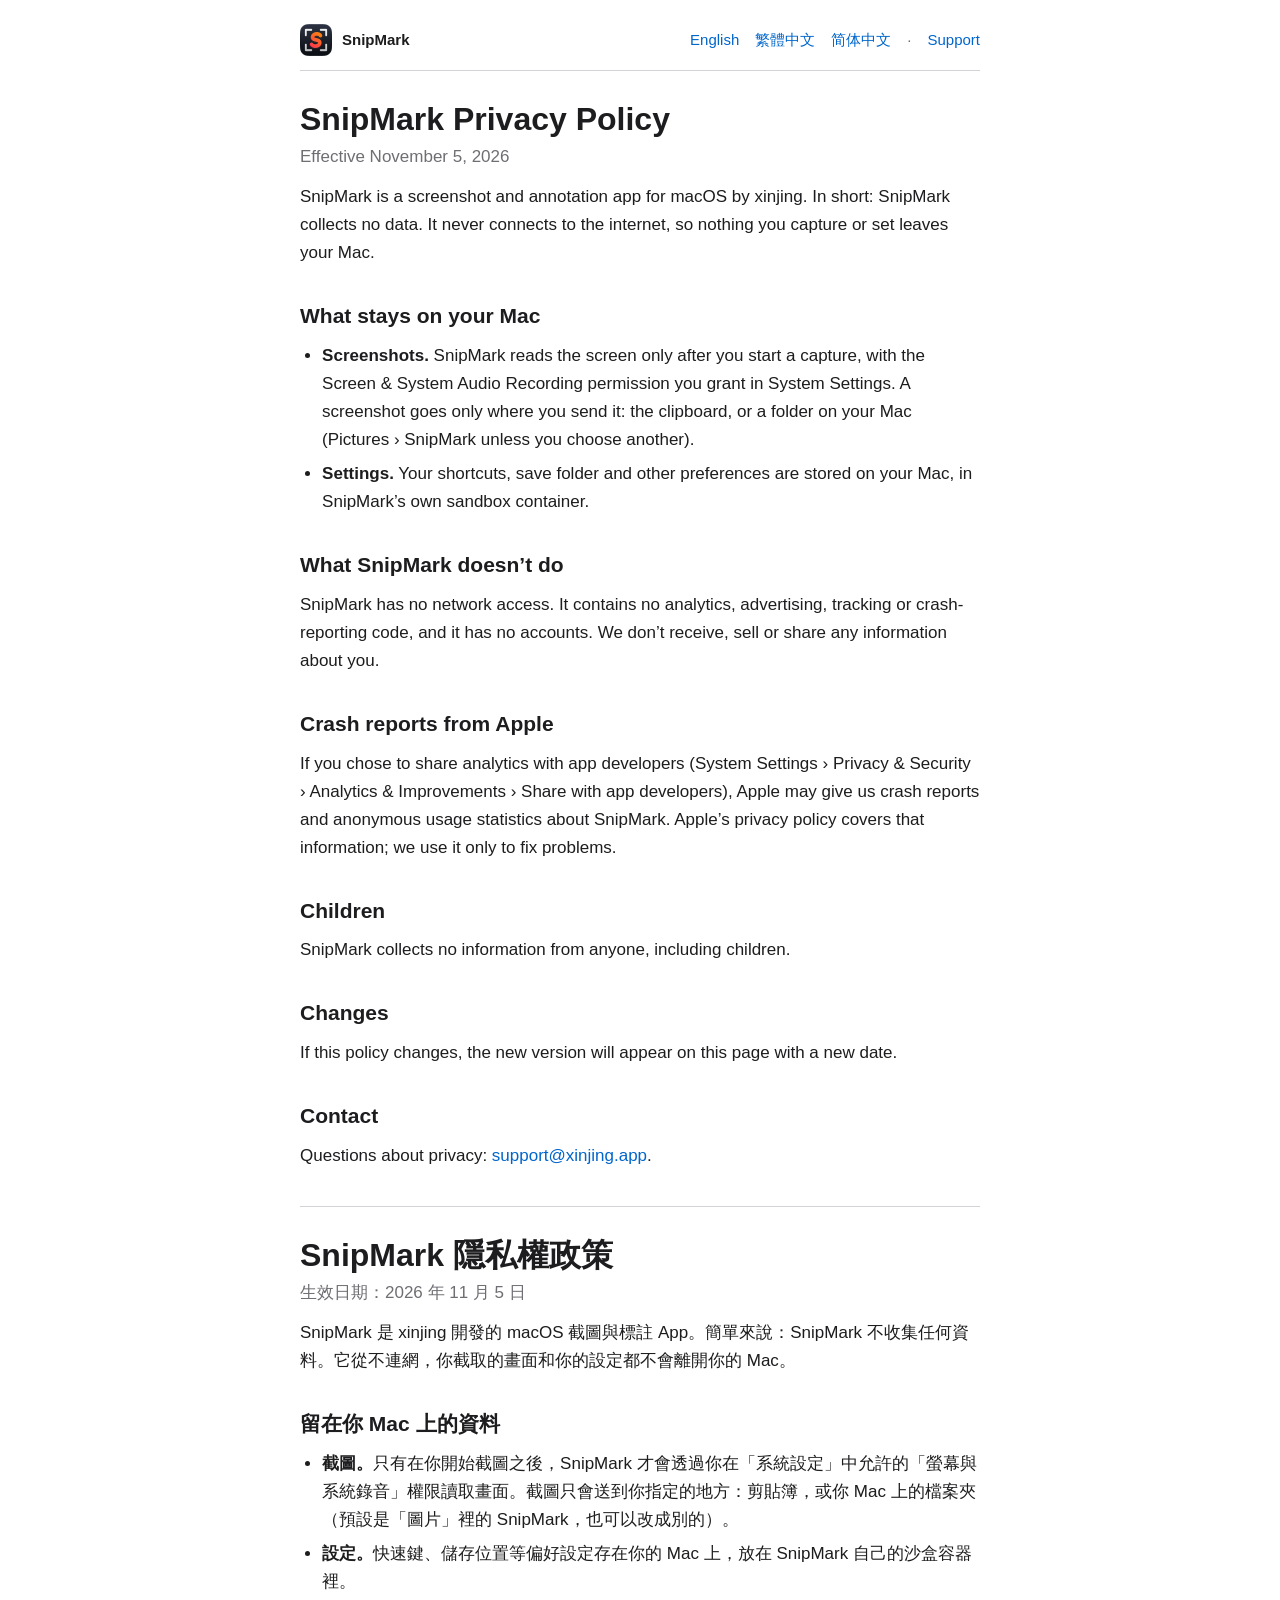
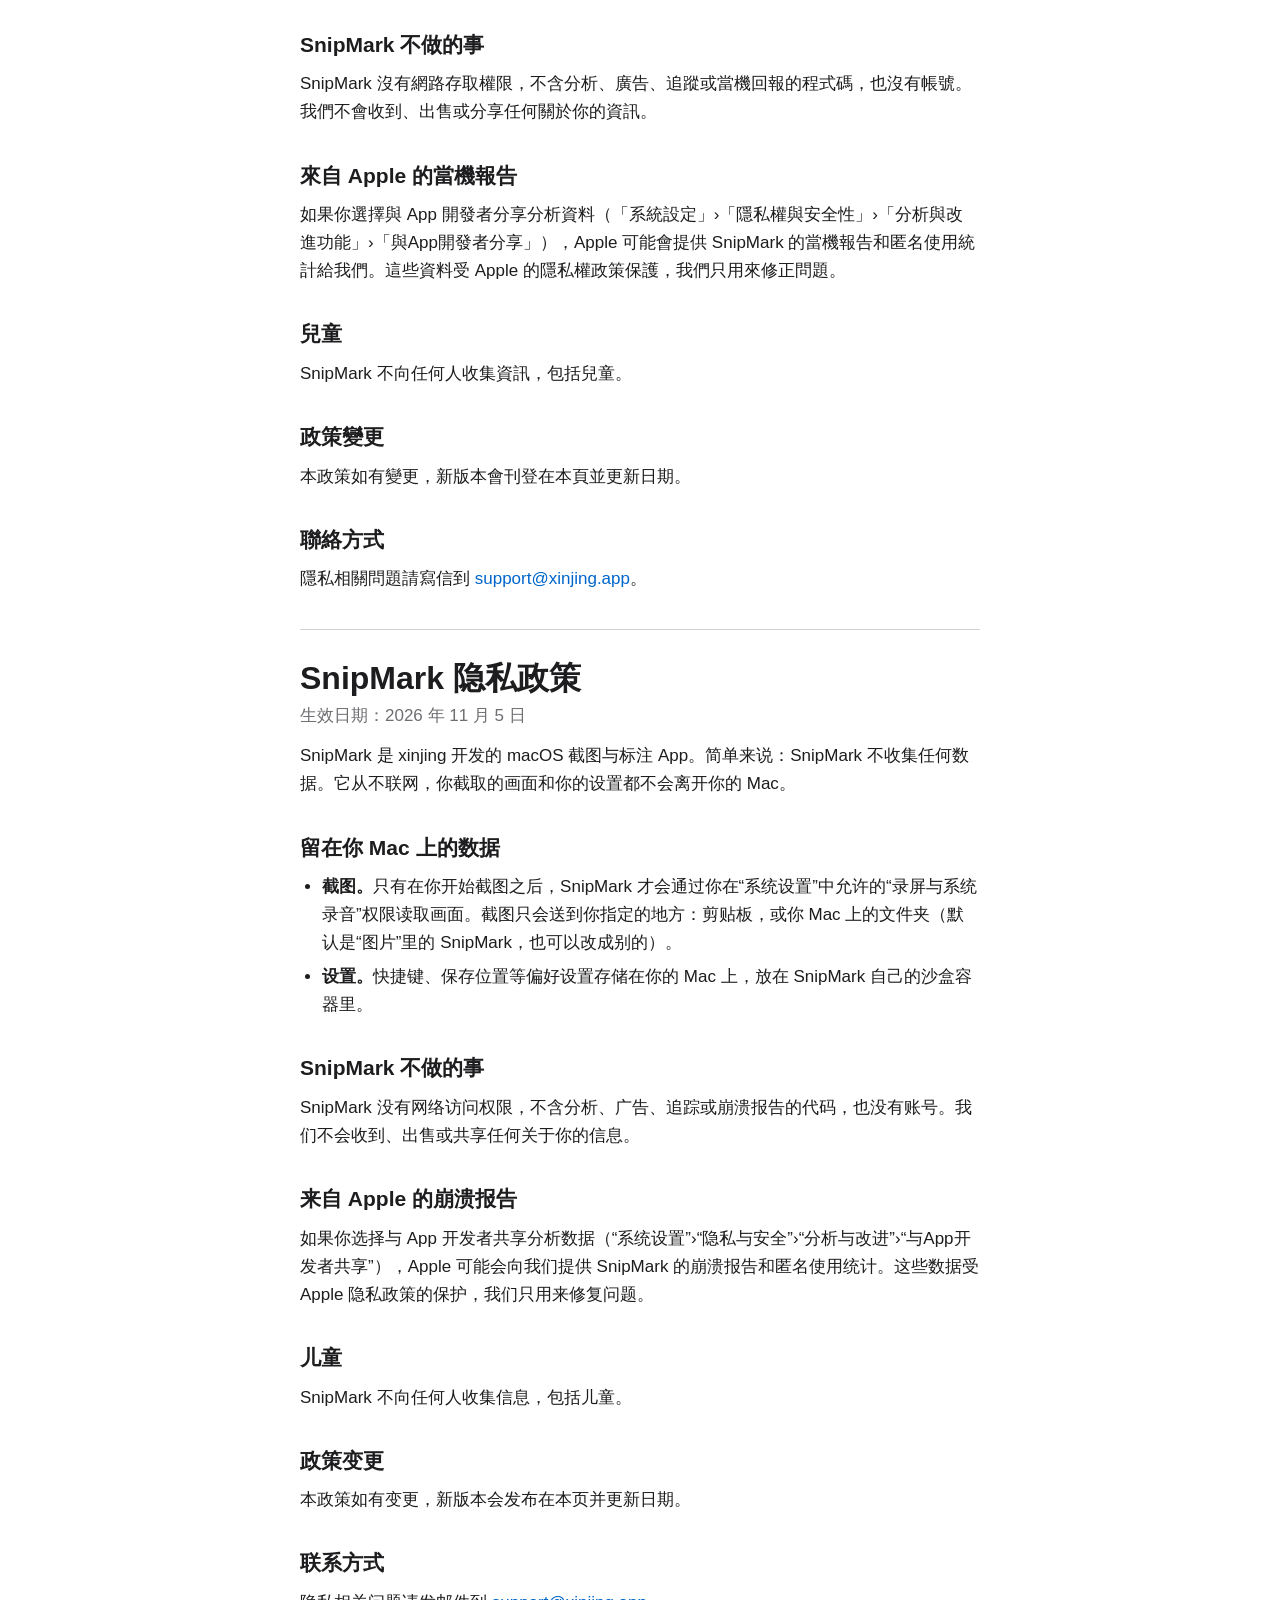
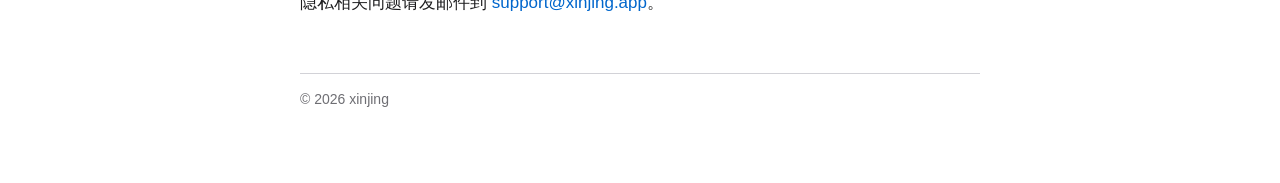
<file: snipmark/privacy.html>
<!doctype html>
<html lang="en">
<head>
<meta charset="utf-8">
<meta name="viewport" content="width=device-width, initial-scale=1">
<title>SnipMark Privacy Policy · 隱私權政策 · 隐私政策</title>
<link rel="stylesheet" href="style.css">
<link rel="icon" href="icon.png">
</head>
<body>
<main>
<div class="top">
  <a class="app" href="./"><img src="icon.png" alt="">SnipMark</a>
  <nav>
    <a href="#en">English</a><a href="#zh-hant" lang="zh-Hant">繁體中文</a><a href="#zh-hans" lang="zh-Hans">简体中文</a>
    <span>·</span>
    <a href="support.html">Support</a>
  </nav>
</div>

<section id="en" lang="en">
  <h1>SnipMark Privacy Policy</h1>
  <p class="date">Effective November 5, 2026</p>
  <p>SnipMark is a screenshot and annotation app for macOS by xinjing. In short: SnipMark collects no data. It never connects to the internet, so nothing you capture or set leaves your Mac.</p>

  <h2>What stays on your Mac</h2>
  <ul>
    <li><strong>Screenshots.</strong> SnipMark reads the screen only after you start a capture, with the Screen &amp; System Audio Recording permission you grant in System Settings. A screenshot goes only where you send it: the clipboard, or a folder on your Mac (Pictures › SnipMark unless you choose another).</li>
    <li><strong>Settings.</strong> Your shortcuts, save folder and other preferences are stored on your Mac, in SnipMark’s own sandbox container.</li>
  </ul>

  <h2>What SnipMark doesn’t do</h2>
  <p>SnipMark has no network access. It contains no analytics, advertising, tracking or crash-reporting code, and it has no accounts. We don’t receive, sell or share any information about you.</p>

  <h2>Crash reports from Apple</h2>
  <p>If you chose to share analytics with app developers (System Settings › Privacy &amp; Security › Analytics &amp; Improvements › Share with app developers), Apple may give us crash reports and anonymous usage statistics about SnipMark. Apple’s privacy policy covers that information; we use it only to fix problems.</p>

  <h2>Children</h2>
  <p>SnipMark collects no information from anyone, including children.</p>

  <h2>Changes</h2>
  <p>If this policy changes, the new version will appear on this page with a new date.</p>

  <h2>Contact</h2>
  <p>Questions about privacy: <a href="mailto:support@xinjing.app">support@xinjing.app</a>.</p>
</section>

<section id="zh-hant" lang="zh-Hant">
  <h1>SnipMark 隱私權政策</h1>
  <p class="date">生效日期：2026 年 11 月 5 日</p>
  <p>SnipMark 是 xinjing 開發的 macOS 截圖與標註 App。簡單來說：SnipMark 不收集任何資料。它從不連網，你截取的畫面和你的設定都不會離開你的 Mac。</p>

  <h2>留在你 Mac 上的資料</h2>
  <ul>
    <li><strong>截圖。</strong>只有在你開始截圖之後，SnipMark 才會透過你在「系統設定」中允許的「螢幕與系統錄音」權限讀取畫面。截圖只會送到你指定的地方：剪貼簿，或你 Mac 上的檔案夾（預設是「圖片」裡的 SnipMark，也可以改成別的）。</li>
    <li><strong>設定。</strong>快速鍵、儲存位置等偏好設定存在你的 Mac 上，放在 SnipMark 自己的沙盒容器裡。</li>
  </ul>

  <h2>SnipMark 不做的事</h2>
  <p>SnipMark 沒有網路存取權限，不含分析、廣告、追蹤或當機回報的程式碼，也沒有帳號。我們不會收到、出售或分享任何關於你的資訊。</p>

  <h2>來自 Apple 的當機報告</h2>
  <p>如果你選擇與 App 開發者分享分析資料（「系統設定」›「隱私權與安全性」›「分析與改進功能」›「與App開發者分享」），Apple 可能會提供 SnipMark 的當機報告和匿名使用統計給我們。這些資料受 Apple 的隱私權政策保護，我們只用來修正問題。</p>

  <h2>兒童</h2>
  <p>SnipMark 不向任何人收集資訊，包括兒童。</p>

  <h2>政策變更</h2>
  <p>本政策如有變更，新版本會刊登在本頁並更新日期。</p>

  <h2>聯絡方式</h2>
  <p>隱私相關問題請寫信到 <a href="mailto:support@xinjing.app">support@xinjing.app</a>。</p>
</section>

<section id="zh-hans" lang="zh-Hans">
  <h1>SnipMark 隐私政策</h1>
  <p class="date">生效日期：2026 年 11 月 5 日</p>
  <p>SnipMark 是 xinjing 开发的 macOS 截图与标注 App。简单来说：SnipMark 不收集任何数据。它从不联网，你截取的画面和你的设置都不会离开你的 Mac。</p>

  <h2>留在你 Mac 上的数据</h2>
  <ul>
    <li><strong>截图。</strong>只有在你开始截图之后，SnipMark 才会通过你在“系统设置”中允许的“录屏与系统录音”权限读取画面。截图只会送到你指定的地方：剪贴板，或你 Mac 上的文件夹（默认是“图片”里的 SnipMark，也可以改成别的）。</li>
    <li><strong>设置。</strong>快捷键、保存位置等偏好设置存储在你的 Mac 上，放在 SnipMark 自己的沙盒容器里。</li>
  </ul>

  <h2>SnipMark 不做的事</h2>
  <p>SnipMark 没有网络访问权限，不含分析、广告、追踪或崩溃报告的代码，也没有账号。我们不会收到、出售或共享任何关于你的信息。</p>

  <h2>来自 Apple 的崩溃报告</h2>
  <p>如果你选择与 App 开发者共享分析数据（“系统设置”›“隐私与安全”›“分析与改进”›“与App开发者共享”），Apple 可能会向我们提供 SnipMark 的崩溃报告和匿名使用统计。这些数据受 Apple 隐私政策的保护，我们只用来修复问题。</p>

  <h2>儿童</h2>
  <p>SnipMark 不向任何人收集信息，包括儿童。</p>

  <h2>政策变更</h2>
  <p>本政策如有变更，新版本会发布在本页并更新日期。</p>

  <h2>联系方式</h2>
  <p>隐私相关问题请发邮件到 <a href="mailto:support@xinjing.app">support@xinjing.app</a>。</p>
</section>

<footer>© 2026 xinjing</footer>
</main>
</body>
</html>
</file>
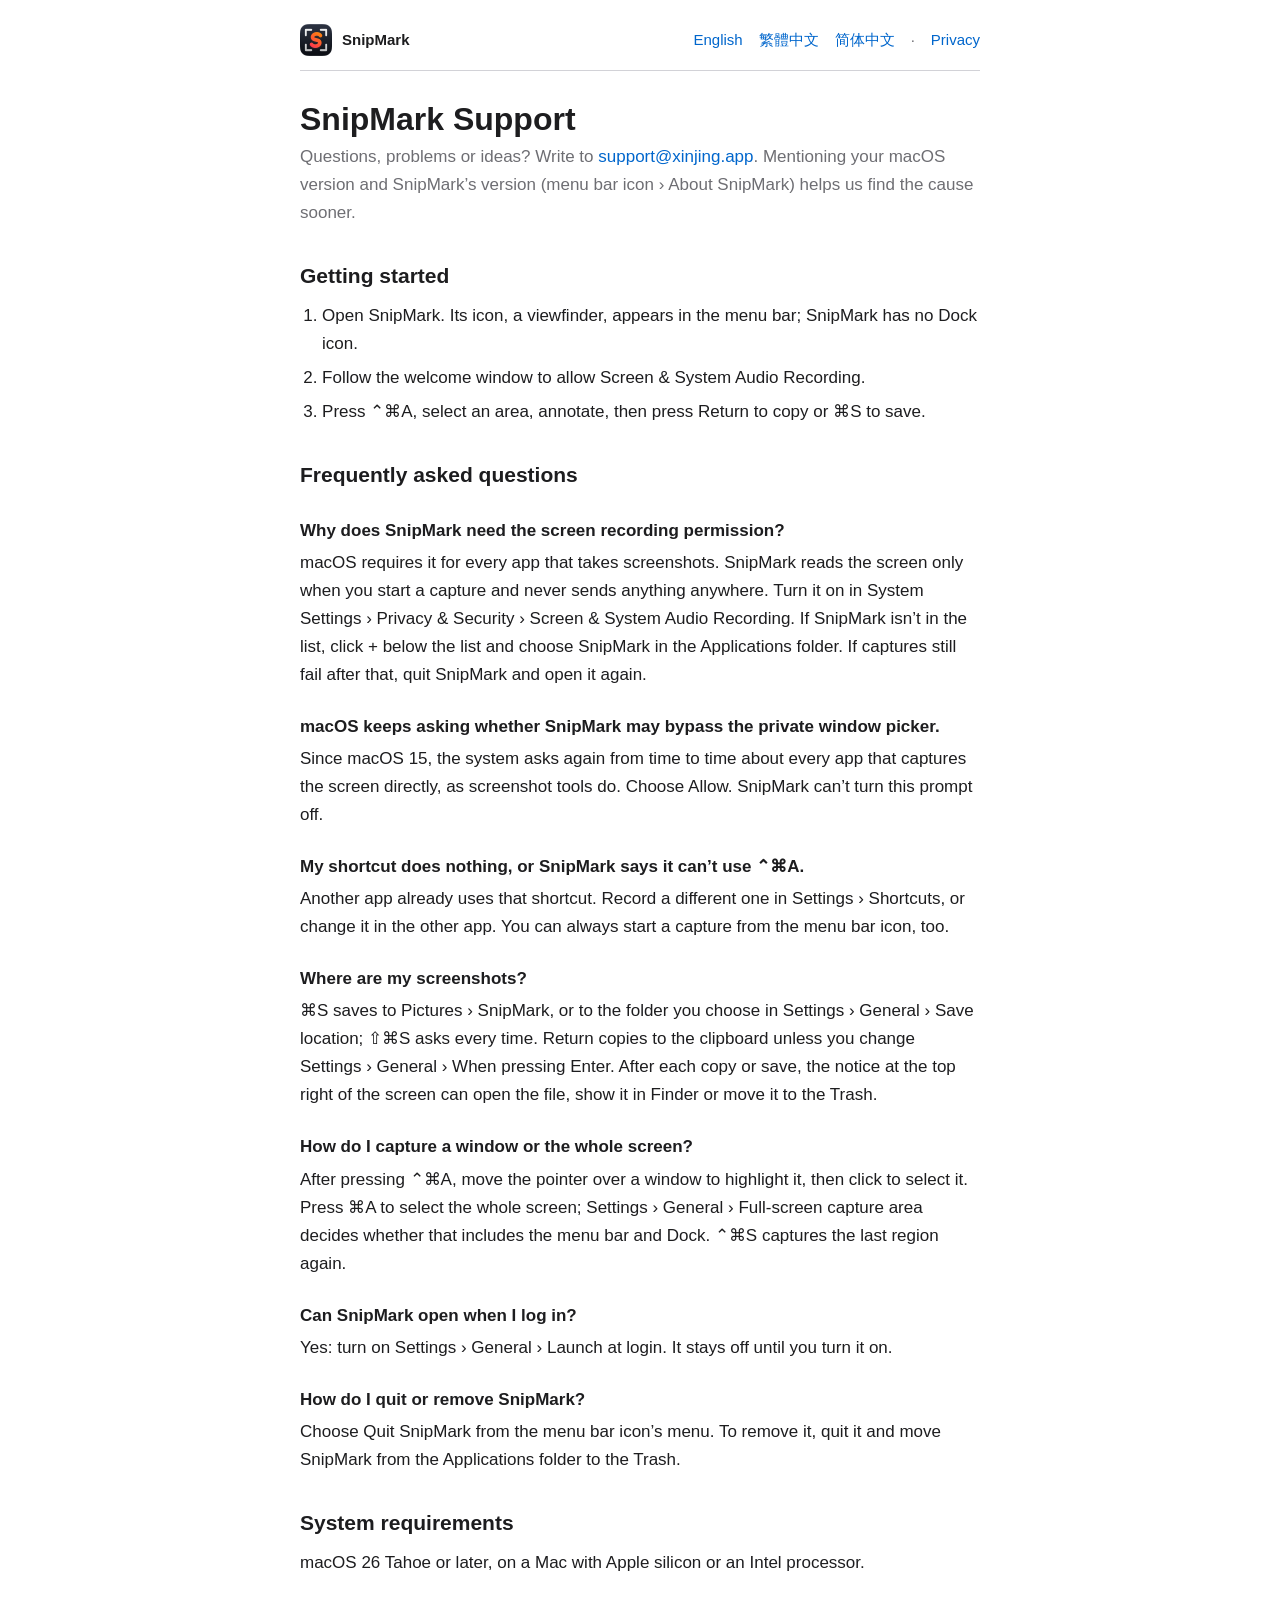
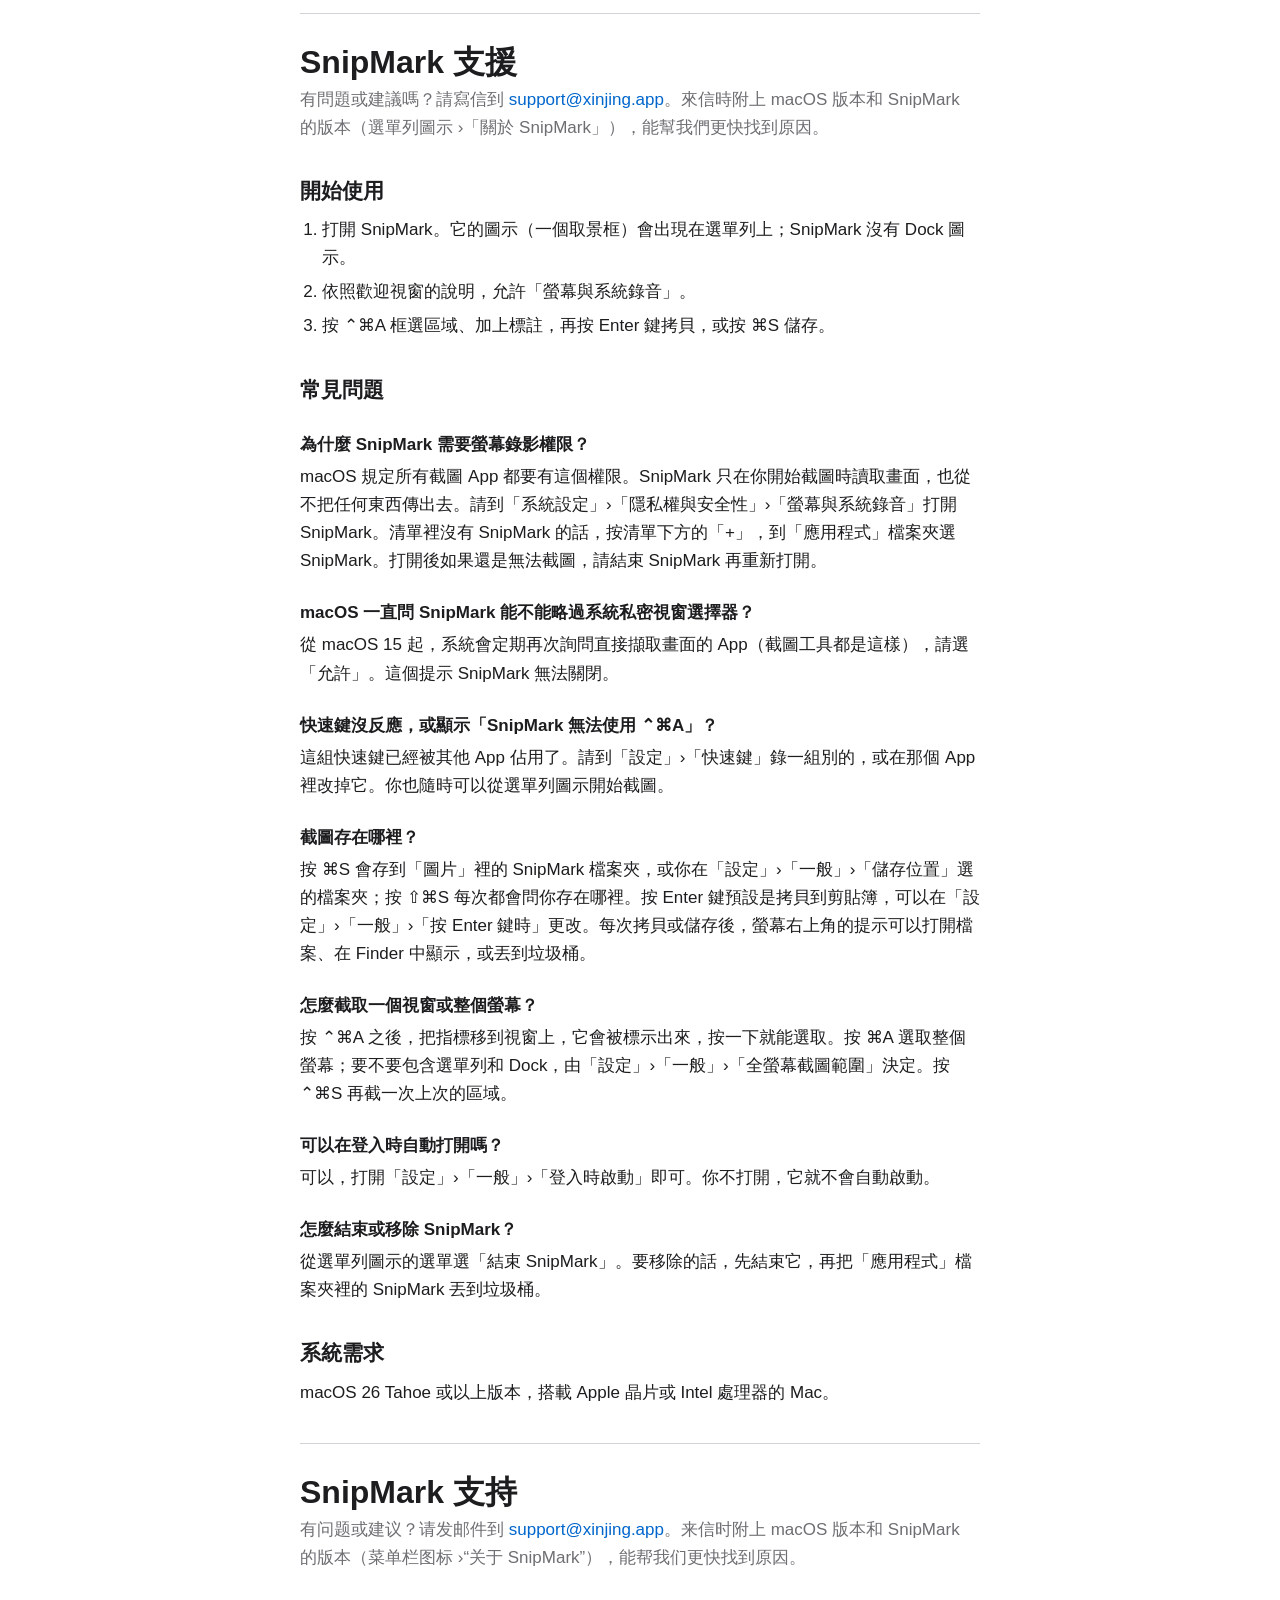
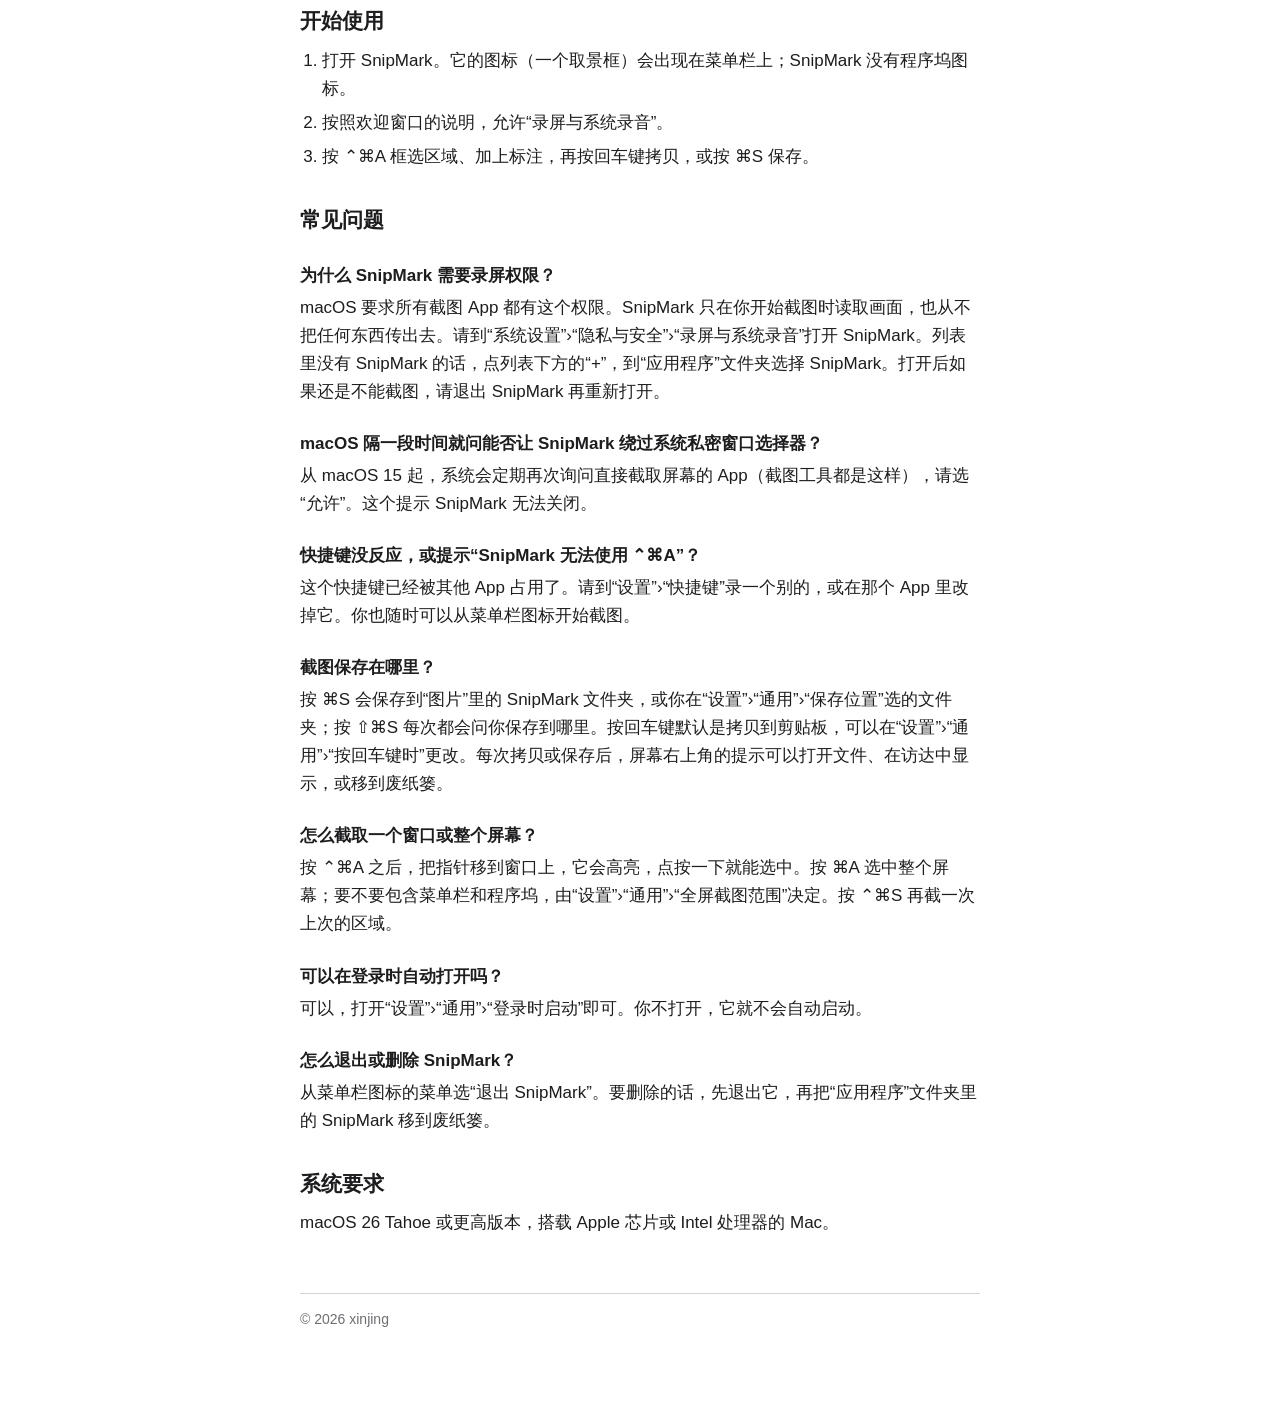
<file: snipmark/support.html>
<!doctype html>
<html lang="en">
<head>
<meta charset="utf-8">
<meta name="viewport" content="width=device-width, initial-scale=1">
<title>SnipMark Support · 支援 · 支持</title>
<link rel="stylesheet" href="style.css">
<link rel="icon" href="icon.png">
</head>
<body>
<main>
<div class="top">
  <a class="app" href="./"><img src="icon.png" alt="">SnipMark</a>
  <nav>
    <a href="#en">English</a><a href="#zh-hant" lang="zh-Hant">繁體中文</a><a href="#zh-hans" lang="zh-Hans">简体中文</a>
    <span>·</span>
    <a href="privacy.html">Privacy</a>
  </nav>
</div>

<section id="en" lang="en">
  <h1>SnipMark Support</h1>
  <p class="lead">Questions, problems or ideas? Write to <a href="mailto:support@xinjing.app">support@xinjing.app</a>. Mentioning your macOS version and SnipMark’s version (menu bar icon › About SnipMark) helps us find the cause sooner.</p>

  <h2>Getting started</h2>
  <ol>
    <li>Open SnipMark. Its icon, a viewfinder, appears in the menu bar; SnipMark has no Dock icon.</li>
    <li>Follow the welcome window to allow Screen &amp; System Audio Recording.</li>
    <li>Press ⌃⌘A, select an area, annotate, then press Return to copy or ⌘S to save.</li>
  </ol>

  <h2>Frequently asked questions</h2>
  <h3>Why does SnipMark need the screen recording permission?</h3>
  <p>macOS requires it for every app that takes screenshots. SnipMark reads the screen only when you start a capture and never sends anything anywhere. Turn it on in System Settings › Privacy &amp; Security › Screen &amp; System Audio Recording. If SnipMark isn’t in the list, click + below the list and choose SnipMark in the Applications folder. If captures still fail after that, quit SnipMark and open it again.</p>

  <h3>macOS keeps asking whether SnipMark may bypass the private window picker.</h3>
  <p>Since macOS 15, the system asks again from time to time about every app that captures the screen directly, as screenshot tools do. Choose Allow. SnipMark can’t turn this prompt off.</p>

  <h3>My shortcut does nothing, or SnipMark says it can’t use ⌃⌘A.</h3>
  <p>Another app already uses that shortcut. Record a different one in Settings › Shortcuts, or change it in the other app. You can always start a capture from the menu bar icon, too.</p>

  <h3>Where are my screenshots?</h3>
  <p>⌘S saves to Pictures › SnipMark, or to the folder you choose in Settings › General › Save location; ⇧⌘S asks every time. Return copies to the clipboard unless you change Settings › General › When pressing Enter. After each copy or save, the notice at the top right of the screen can open the file, show it in Finder or move it to the Trash.</p>

  <h3>How do I capture a window or the whole screen?</h3>
  <p>After pressing ⌃⌘A, move the pointer over a window to highlight it, then click to select it. Press ⌘A to select the whole screen; Settings › General › Full-screen capture area decides whether that includes the menu bar and Dock. ⌃⌘S captures the last region again.</p>

  <h3>Can SnipMark open when I log in?</h3>
  <p>Yes: turn on Settings › General › Launch at login. It stays off until you turn it on.</p>

  <h3>How do I quit or remove SnipMark?</h3>
  <p>Choose Quit SnipMark from the menu bar icon’s menu. To remove it, quit it and move SnipMark from the Applications folder to the Trash.</p>

  <h2>System requirements</h2>
  <p>macOS 26 Tahoe or later, on a Mac with Apple silicon or an Intel processor.</p>
</section>

<section id="zh-hant" lang="zh-Hant">
  <h1>SnipMark 支援</h1>
  <p class="lead">有問題或建議嗎？請寫信到 <a href="mailto:support@xinjing.app">support@xinjing.app</a>。來信時附上 macOS 版本和 SnipMark 的版本（選單列圖示 ›「關於 SnipMark」），能幫我們更快找到原因。</p>

  <h2>開始使用</h2>
  <ol>
    <li>打開 SnipMark。它的圖示（一個取景框）會出現在選單列上；SnipMark 沒有 Dock 圖示。</li>
    <li>依照歡迎視窗的說明，允許「螢幕與系統錄音」。</li>
    <li>按 ⌃⌘A 框選區域、加上標註，再按 Enter 鍵拷貝，或按 ⌘S 儲存。</li>
  </ol>

  <h2>常見問題</h2>
  <h3>為什麼 SnipMark 需要螢幕錄影權限？</h3>
  <p>macOS 規定所有截圖 App 都要有這個權限。SnipMark 只在你開始截圖時讀取畫面，也從不把任何東西傳出去。請到「系統設定」›「隱私權與安全性」›「螢幕與系統錄音」打開 SnipMark。清單裡沒有 SnipMark 的話，按清單下方的「+」，到「應用程式」檔案夾選 SnipMark。打開後如果還是無法截圖，請結束 SnipMark 再重新打開。</p>

  <h3>macOS 一直問 SnipMark 能不能略過系統私密視窗選擇器？</h3>
  <p>從 macOS 15 起，系統會定期再次詢問直接擷取畫面的 App（截圖工具都是這樣），請選「允許」。這個提示 SnipMark 無法關閉。</p>

  <h3>快速鍵沒反應，或顯示「SnipMark 無法使用 ⌃⌘A」？</h3>
  <p>這組快速鍵已經被其他 App 佔用了。請到「設定」›「快速鍵」錄一組別的，或在那個 App 裡改掉它。你也隨時可以從選單列圖示開始截圖。</p>

  <h3>截圖存在哪裡？</h3>
  <p>按 ⌘S 會存到「圖片」裡的 SnipMark 檔案夾，或你在「設定」›「一般」›「儲存位置」選的檔案夾；按 ⇧⌘S 每次都會問你存在哪裡。按 Enter 鍵預設是拷貝到剪貼簿，可以在「設定」›「一般」›「按 Enter 鍵時」更改。每次拷貝或儲存後，螢幕右上角的提示可以打開檔案、在 Finder 中顯示，或丟到垃圾桶。</p>

  <h3>怎麼截取一個視窗或整個螢幕？</h3>
  <p>按 ⌃⌘A 之後，把指標移到視窗上，它會被標示出來，按一下就能選取。按 ⌘A 選取整個螢幕；要不要包含選單列和 Dock，由「設定」›「一般」›「全螢幕截圖範圍」決定。按 ⌃⌘S 再截一次上次的區域。</p>

  <h3>可以在登入時自動打開嗎？</h3>
  <p>可以，打開「設定」›「一般」›「登入時啟動」即可。你不打開，它就不會自動啟動。</p>

  <h3>怎麼結束或移除 SnipMark？</h3>
  <p>從選單列圖示的選單選「結束 SnipMark」。要移除的話，先結束它，再把「應用程式」檔案夾裡的 SnipMark 丟到垃圾桶。</p>

  <h2>系統需求</h2>
  <p>macOS 26 Tahoe 或以上版本，搭載 Apple 晶片或 Intel 處理器的 Mac。</p>
</section>

<section id="zh-hans" lang="zh-Hans">
  <h1>SnipMark 支持</h1>
  <p class="lead">有问题或建议？请发邮件到 <a href="mailto:support@xinjing.app">support@xinjing.app</a>。来信时附上 macOS 版本和 SnipMark 的版本（菜单栏图标 ›“关于 SnipMark”），能帮我们更快找到原因。</p>

  <h2>开始使用</h2>
  <ol>
    <li>打开 SnipMark。它的图标（一个取景框）会出现在菜单栏上；SnipMark 没有程序坞图标。</li>
    <li>按照欢迎窗口的说明，允许“录屏与系统录音”。</li>
    <li>按 ⌃⌘A 框选区域、加上标注，再按回车键拷贝，或按 ⌘S 保存。</li>
  </ol>

  <h2>常见问题</h2>
  <h3>为什么 SnipMark 需要录屏权限？</h3>
  <p>macOS 要求所有截图 App 都有这个权限。SnipMark 只在你开始截图时读取画面，也从不把任何东西传出去。请到“系统设置”›“隐私与安全”›“录屏与系统录音”打开 SnipMark。列表里没有 SnipMark 的话，点列表下方的“+”，到“应用程序”文件夹选择 SnipMark。打开后如果还是不能截图，请退出 SnipMark 再重新打开。</p>

  <h3>macOS 隔一段时间就问能否让 SnipMark 绕过系统私密窗口选择器？</h3>
  <p>从 macOS 15 起，系统会定期再次询问直接截取屏幕的 App（截图工具都是这样），请选“允许”。这个提示 SnipMark 无法关闭。</p>

  <h3>快捷键没反应，或提示“SnipMark 无法使用 ⌃⌘A”？</h3>
  <p>这个快捷键已经被其他 App 占用了。请到“设置”›“快捷键”录一个别的，或在那个 App 里改掉它。你也随时可以从菜单栏图标开始截图。</p>

  <h3>截图保存在哪里？</h3>
  <p>按 ⌘S 会保存到“图片”里的 SnipMark 文件夹，或你在“设置”›“通用”›“保存位置”选的文件夹；按 ⇧⌘S 每次都会问你保存到哪里。按回车键默认是拷贝到剪贴板，可以在“设置”›“通用”›“按回车键时”更改。每次拷贝或保存后，屏幕右上角的提示可以打开文件、在访达中显示，或移到废纸篓。</p>

  <h3>怎么截取一个窗口或整个屏幕？</h3>
  <p>按 ⌃⌘A 之后，把指针移到窗口上，它会高亮，点按一下就能选中。按 ⌘A 选中整个屏幕；要不要包含菜单栏和程序坞，由“设置”›“通用”›“全屏截图范围”决定。按 ⌃⌘S 再截一次上次的区域。</p>

  <h3>可以在登录时自动打开吗？</h3>
  <p>可以，打开“设置”›“通用”›“登录时启动”即可。你不打开，它就不会自动启动。</p>

  <h3>怎么退出或删除 SnipMark？</h3>
  <p>从菜单栏图标的菜单选“退出 SnipMark”。要删除的话，先退出它，再把“应用程序”文件夹里的 SnipMark 移到废纸篓。</p>

  <h2>系统要求</h2>
  <p>macOS 26 Tahoe 或更高版本，搭载 Apple 芯片或 Intel 处理器的 Mac。</p>
</section>

<footer>© 2026 xinjing</footer>
</main>
</body>
</html>
</file>
<file: snipmark/style.css>
/* SnipMark's pages: system fonts only, no scripts, nothing loaded from elsewhere. */
:root {
    color-scheme: light dark;
    --text: #1d1d1f;
    --muted: #6e6e73;
    --background: #ffffff;
    --line: #d2d2d7;
    --link: #0066cc;
}

@media (prefers-color-scheme: dark) {
    :root {
        --text: #f5f5f7;
        --muted: #a1a1a6;
        --background: #161617;
        --line: #3a3a3c;
        --link: #2997ff;
    }
}

body {
    margin: 0;
    background: var(--background);
    color: var(--text);
    font: 17px/1.65 -apple-system, BlinkMacSystemFont, "Helvetica Neue", "PingFang TC", "PingFang SC", sans-serif;
    -webkit-text-size-adjust: 100%;
}

:lang(zh-Hant) { font-family: -apple-system, BlinkMacSystemFont, "PingFang TC", sans-serif; }
:lang(zh-Hans) { font-family: -apple-system, BlinkMacSystemFont, "PingFang SC", sans-serif; }

main {
    max-width: 680px;
    margin: 0 auto;
    padding: 24px 20px 72px;
}

a { color: var(--link); text-decoration: none; }
a:hover { text-decoration: underline; }

.top {
    display: flex;
    flex-wrap: wrap;
    align-items: center;
    justify-content: space-between;
    gap: 8px 20px;
    padding-bottom: 14px;
    border-bottom: 1px solid var(--line);
    font-size: 15px;
}

.top .app {
    display: flex;
    align-items: center;
    gap: 10px;
    color: var(--text);
    font-weight: 600;
}

.top .app img { width: 32px; height: 32px; }

.top nav { display: flex; flex-wrap: wrap; gap: 4px 16px; }
.top nav span { color: var(--muted); }

section { padding-top: 28px; }
section + section { margin-top: 36px; border-top: 1px solid var(--line); }

h1 { margin: 0 0 4px; font-size: 32px; line-height: 1.25; }
h2 { margin: 32px 0 8px; font-size: 21px; }
h3 { margin: 24px 0 4px; font-size: 17px; }
p, ul, ol { margin: 0 0 12px; }
ul, ol { padding-left: 1.3em; }
li + li { margin-top: 6px; }

.date, .lead { color: var(--muted); }

.hero { text-align: center; padding-top: 40px; }
.hero img { width: 128px; height: 128px; }
.hero h1 { margin-top: 12px; }
.hero .links { display: flex; justify-content: center; flex-wrap: wrap; gap: 4px 20px; margin-top: 16px; }

footer {
    margin-top: 56px;
    padding-top: 14px;
    border-top: 1px solid var(--line);
    color: var(--muted);
    font-size: 14px;
}
</file>
<file: lingogather/home.css>
@import url("palette.css");

:root {
    --accent-text: #132137;
    --accent-hover: #d1e7ff;
    --surface: #19283d;
    --wash: #283c57;
    --focus: var(--accent);
}

*, *::before, *::after { box-sizing: border-box; }

body {
    margin: 0;
    background: var(--paper);
    color: var(--ink);
    font: 16px/1.6 -apple-system, BlinkMacSystemFont, "Segoe UI", "PingFang SC", "PingFang TC", sans-serif;
    -webkit-text-size-adjust: 100%;
}

:lang(zh-Hans) { font-family: -apple-system, BlinkMacSystemFont, "PingFang SC", "Microsoft YaHei", sans-serif; }
:lang(zh-Hant) { font-family: -apple-system, BlinkMacSystemFont, "PingFang TC", "Microsoft JhengHei", sans-serif; }

a { color: var(--accent); text-underline-offset: .2em; }
a:hover { text-decoration: underline; }
:focus-visible { outline: 2px solid var(--focus); outline-offset: 4px; }
p, h1, h2, h3, h4 { margin: 0; }

.wrap {
    width: min(72rem, calc(100% - 5rem));
    margin-inline: auto;
}

.skip-link {
    position: absolute;
    z-index: 1;
    top: 1rem;
    left: 1rem;
    padding: .5rem 1rem;
    background: var(--surface);
}
.skip-link:not(:focus), .visually-hidden {
    position: absolute;
    width: 1px;
    height: 1px;
    padding: 0;
    overflow: hidden;
    white-space: nowrap;
    clip-path: inset(50%);
}

.site-header {
    position: relative;
    z-index: 4;
    display: flex;
    align-items: center;
    justify-content: space-between;
    gap: .75rem 1.75rem;
    min-height: 5.25rem;
    border-bottom: 1px solid var(--line);
}

.brand {
    display: inline-flex;
    align-items: center;
    gap: .55rem;
    color: var(--ink);
    font-size: 1.2rem;
    font-weight: 750;
    letter-spacing: -.035em;
    text-decoration: none;
}
.brand img { flex: none; }

.site-nav, .site-footer nav {
    display: flex;
    flex-wrap: wrap;
    align-items: center;
    gap: .5rem 1.5rem;
}
.site-nav { margin-inline-start: auto; }
.site-nav > a, .features-menu summary, .site-footer a {
    color: var(--muted);
    font-size: .9rem;
    font-weight: 600;
    text-decoration: none;
}
.site-nav > a:hover, .features-menu summary:hover, .site-footer a:hover { text-decoration: underline; }

.features-menu summary {
    display: flex;
    align-items: center;
    gap: .45rem;
    padding-block: .45rem;
    list-style: none;
    cursor: pointer;
}
.features-menu summary::-webkit-details-marker { display: none; }
.features-menu summary::after {
    content: "";
    width: .4rem;
    height: .4rem;
    margin-block-start: -.2rem;
    border: solid var(--accent);
    border-width: 0 1.5px 1.5px 0;
    transform: rotate(45deg);
}
.features-menu[open] summary::after { margin-block-start: .2rem; transform: rotate(225deg); }
.feature-menu-list {
    position: absolute;
    inset: calc(100% + .55rem) 0 auto auto;
    width: min(64rem, 100%);
    display: grid;
    grid-template-columns: repeat(4, minmax(0, 1fr));
    gap: 1.35rem 1.6rem;
    max-height: min(70svh, 34rem);
    padding: clamp(.9rem, 2.5vw, 1.65rem);
    overflow: auto;
    overscroll-behavior: contain;
    border: 1px solid var(--line);
    border-radius: 1.25rem;
    background: var(--surface);
    box-shadow: 0 1.2rem 2.5rem #08121e75;
}
.feature-menu-group { min-width: 0; }
.feature-menu-group a {
    display: block;
    padding: .25rem .45rem;
    border-radius: .35rem;
    color: var(--muted);
    font-size: .86rem;
    text-decoration: none;
    overflow-wrap: anywhere;
}
.feature-menu-group a:hover { color: var(--ink); background: var(--wash); }
.feature-menu-group .feature-menu-title {
    display: flex;
    align-items: center;
    gap: .42rem;
    color: var(--ink);
    font-size: .95rem;
    font-weight: 700;
}
.feature-menu-title .feature-icon { --icon-size: 1rem; }
.feature-menu-group ul { padding: 0; margin: .28rem 0 0; list-style: none; }


.languages { position: relative; z-index: 2; flex: none; }
.languages summary {
    display: flex;
    align-items: center;
    gap: .65rem;
    padding: .48rem .85rem;
    border: 1px solid var(--line);
    border-radius: .65rem;
    background: var(--surface);
    color: var(--ink);
    font-size: .84rem;
    font-weight: 650;
    list-style: none;
    cursor: pointer;
}
.languages summary::-webkit-details-marker { display: none; }
.languages summary::after {
    content: "";
    width: .42rem;
    height: .42rem;
    margin-block-start: -.2rem;
    border: solid var(--accent);
    border-width: 0 1.5px 1.5px 0;
    transform: rotate(45deg);
}
.languages[open] summary::after { margin-block-start: .2rem; transform: rotate(225deg); }
.languages nav {
    position: absolute;
    inset-block-start: calc(100% + .45rem);
    inset-inline-end: 0;
    display: grid;
    width: max-content;
    min-width: max(100%, 9rem);
    max-width: calc(100vw - 2rem);
    max-height: min(20rem, 50vh);
    overflow: auto;
    padding: .3rem;
    border: 1px solid var(--line);
    border-radius: .65rem;
    background: var(--surface);
}
.languages a {
    display: block;
    border-radius: .35rem;
    padding: .45rem .6rem;
    color: var(--ink);
    font-size: .84rem;
    text-decoration: none;
    overflow-wrap: anywhere;
}
.languages a:hover { background: var(--wash); }
.languages a:focus-visible { outline-offset: -2px; }
.languages a[aria-current="page"] { background: var(--wash); color: var(--accent); font-weight: 700; }

.hero-layout {
    display: grid;
    grid-template-columns: minmax(0, 1.38fr) minmax(0, 1fr);
    align-items: center;
    gap: clamp(1rem, 4vw, 4rem);
    padding-block: clamp(3.75rem, 7vw, 7rem);
}
.platform {
    color: var(--accent);
    font-size: .88rem;
    font-weight: 700;
    letter-spacing: .045em;
}
h1 {
    margin-block: .9rem 1.2rem;
    font-size: clamp(3.25rem, 6.4vw, 6.25rem);
    font-weight: 760;
    letter-spacing: -.075em;
    line-height: 1.02;
}
h1 span { display: block; color: var(--accent); }
h1:lang(zh) {
    font-size: clamp(3rem, 6vw, 5.85rem);
    letter-spacing: -.06em;
    line-height: 1.1;
}
.hero-copy { position: relative; z-index: 1; min-width: 0; }
.intro {
    max-width: 34rem;
    color: var(--muted);
    font-size: clamp(1rem, 1.55vw, 1.19rem);
    text-wrap: pretty;
}
.actions {
    display: flex;
    flex-wrap: wrap;
    align-items: center;
    gap: .7rem 1.25rem;
    margin-top: 1.55rem;
}
.button {
    display: inline-flex;
    align-items: center;
    justify-content: center;
    gap: .55rem;
    border-radius: .65rem;
    padding: .75rem 1rem;
    background: var(--accent);
    color: var(--accent-text);
    font-weight: 650;
    text-align: center;
    text-decoration: none;
}
.button:hover { background: var(--accent-hover); text-decoration: none; }
.text-link { font-weight: 650; }
.requirements { margin-top: .85rem; color: var(--muted); font-size: .85rem; }

.hero-art {
    position: relative;
    display: grid;
    place-items: center;
    min-width: 0;
    min-height: clamp(12rem, 31vw, 24rem);
}
.hero-art img {
    position: relative;
    display: block;
    width: min(58%, 16rem);
    height: auto;
}
.hero-demo { padding-bottom: clamp(1.75rem, 5vw, 4rem); }

h2 {
    font-size: clamp(1.85rem, 3.3vw, 3.2rem);
    line-height: 1.12;
    letter-spacing: -.055em;
    text-wrap: balance;
}
h2:lang(zh) { letter-spacing: -.035em; line-height: 1.24; }

.feature-section {
    padding-block: clamp(2.25rem, 5vw, 4.75rem) clamp(3.5rem, 8vw, 7rem);
    border-bottom: 1px solid var(--line);
    scroll-margin-top: 1rem;
}
.feature-index { margin-bottom: clamp(1rem, 4vw, 3rem); }
.feature-nav {
    display: grid;
    grid-template-columns: repeat(7, minmax(0, 1fr));
    gap: clamp(.4rem, 1vw, .8rem);
}
.feature-nav a {
    display: grid;
    justify-items: center;
    align-content: center;
    gap: .65rem;
    min-height: clamp(5rem, 9vw, 6.4rem);
    padding: .7rem .3rem;
    border: 1px solid var(--line);
    border-radius: clamp(.65rem, 1.3vw, 1rem);
    background: var(--surface);
    color: var(--ink);
    font-size: clamp(.78rem, 1.12vw, .95rem);
    font-weight: 650;
    line-height: 1.25;
    text-align: center;
    text-decoration: none;
}
.feature-nav a:hover { background: var(--wash); border-color: var(--accent); }
.feature-nav a > span:last-child { text-wrap: balance; }

.feature-icon {
    --icon-size: 1.6rem;
    display: inline-grid;
    place-items: center;
    inline-size: var(--icon-size);
    block-size: var(--icon-size);
    flex: none;
    color: var(--accent);
}
.feature-icon > span { position: relative; }
.feature-icon > span::before, .feature-icon > span::after { content: ""; position: absolute; }
.icon-player > span { width: 88%; height: 66%; border: 1.5px solid; border-radius: .22em; }
.icon-player > span::before {
    inset: 25% 27% 25% 35%;
    background: currentColor;
    clip-path: polygon(0 0, 100% 50%, 0 100%);
}
.icon-shadowing > span {
    width: 1.5px;
    height: 80%;
    border-radius: 1px;
    background: currentColor;
}
.icon-shadowing > span::before, .icon-shadowing > span::after {
    width: 100%;
    border-radius: inherit;
    background: currentColor;
}
.icon-shadowing > span::before {
    height: 72%;
    inset: 14% auto auto calc(var(--icon-size) * -.17);
    box-shadow: calc(var(--icon-size) * .34) 0 currentColor;
}
.icon-shadowing > span::after {
    height: 42%;
    inset: 29% auto auto calc(var(--icon-size) * -.34);
    box-shadow: calc(var(--icon-size) * .68) 0 currentColor;
}
.icon-notes > span, .icon-pdf > span {
    width: 62%;
    height: 82%;
    border: 1.5px solid;
    border-radius: .2em;
}
.icon-notes > span::before, .icon-pdf > span::after {
    inset: 33% 20%;
    border-block: 1.5px solid;
}
.icon-notes > span::after { inset: 11% auto 11% 14%; border-inline-start: 1px solid; opacity: .6; }
.icon-pdf > span::before {
    inset: -1.5px -1.5px auto auto;
    width: 35%;
    height: 30%;
    border-bottom: 1.5px solid;
    border-inline-start: 1.5px solid;
    border-end-start-radius: .2em;
}
.icon-pdf > span::after { inset-block: 50% 23%; }
.icon-browser > span { width: 88%; height: 72%; border: 1.5px solid; border-radius: .22em; }
.icon-browser > span::before { inset: 27% 0 auto; border-top: 1.5px solid; }
.icon-browser > span::after { inset: 7% auto auto 12%; width: 18%; border-top: 1px dotted; }
.icon-flashcards > span,
.icon-flashcards > span::before { width: 72%; height: 55%; border: 1.5px solid; border-radius: .2em; }
.icon-flashcards > span { transform: translate(8%, 10%); }
.icon-flashcards > span::before {
    width: 100%;
    height: 100%;
    inset: -38% auto auto -29%;
    border-inline-end: 0;
    border-bottom: 0;
}
.icon-ai > span {
    width: 77%;
    height: 77%;
    background: currentColor;
    clip-path: polygon(52% 0, 66% 36%, 100% 50%, 66% 65%, 52% 100%, 37% 65%, 0 50%, 37% 36%);
}
.feature-chapter {
    padding-block: clamp(1.8rem, 5vw, 4rem) clamp(1.9rem, 6vw, 4.75rem);
    scroll-margin-top: 1rem;
}
.feature-chapter + .feature-chapter { margin-top: clamp(1rem, 3vw, 2.75rem); }
.chapter-copy {
    display: grid;
    grid-template-columns: minmax(0, 1.3fr) minmax(0, 1fr);
    align-items: end;
    gap: .8rem clamp(1rem, 5vw, 4.5rem);
}
.chapter-copy h3 {
    display: flex;
    align-items: center;
    gap: clamp(.55rem, 1.5vw, 1.2rem);
    font-size: clamp(2.5rem, 5vw, 4.65rem);
    font-weight: 750;
    line-height: 1.04;
    letter-spacing: -.06em;
    text-wrap: balance;
}
.chapter-copy .feature-icon { --icon-size: clamp(1.6rem, 3.25vw, 2.75rem); }
.chapter-copy h3:lang(zh) { line-height: 1.17; letter-spacing: -.045em; }
.chapter-copy p {
    max-width: 31rem;
    font-size: clamp(1.06rem, 1.8vw, 1.32rem);
    color: var(--muted);
    font-weight: 500;
    line-height: 1.5;
    text-wrap: pretty;
}
.chapter-demo { margin-top: clamp(1.25rem, 3vw, 2.5rem); }

.chapter-track {
    --pin-top: clamp(.6rem, 3svh, 2rem);
    --story-step: clamp(8rem, 29svh, 17rem);
    --media-height: min(49svh, 33rem);
    position: relative;
    margin-top: clamp(1.6rem, 4vw, 3rem);
}
.chapter-nav {
    display: flex;
    gap: .35rem;
    max-width: 100%;
    padding: .18rem .1rem .3rem;
    overflow-x: auto;
    scrollbar-width: thin;
}
.chapter-nav a {
    flex: none;
    padding: .68rem .85rem;
    border-radius: .7rem;
    color: var(--muted);
    font-size: clamp(.9rem, 1.5vw, 1.13rem);
    font-weight: 610;
    line-height: 1.35;
    letter-spacing: -.015em;
    text-decoration: none;
}
.chapter-nav a:hover { color: var(--ink); background: var(--surface); }
.chapter-nav a:focus-visible { outline-offset: -2px; }
.chapter-nav a[aria-current="location"] { color: var(--ink); background: var(--wash); }

.feature-details {
    display: grid;
    gap: 2.5rem;
    min-width: 0;
}
.feature-detail {
    position: relative;
    min-width: 0;
    border-radius: 1rem;
    scroll-margin-top: var(--pin-top);
}
.feature-detail h4 {
    margin-bottom: .65rem;
    font-size: clamp(1.12rem, 1.85vw, 1.35rem);
    line-height: 1.35;
}
.detail-caption { margin-top: clamp(.7rem, 1.8vw, 1.28rem); }
.detail-description {
    max-width: 44rem;
    color: var(--muted);
    font-size: clamp(.98rem, 1.58vw, 1.17rem);
    font-weight: 500;
    line-height: 1.56;
    text-wrap: pretty;
}
.demo-placeholder {
    display: grid;
    place-items: center;
    width: 100%;
    aspect-ratio: 16 / 10;
    border: 1px solid var(--line);
    border-radius: clamp(1rem, 2vw, 1.55rem);
    background: var(--surface);
}
.demo-placeholder span {
    position: relative;
    width: clamp(2.25rem, 4vw, 3rem);
    height: clamp(1.65rem, 3vw, 2.2rem);
    overflow: hidden;
    border: 1.5px solid;
    border-radius: .5rem;
    color: var(--muted);
    opacity: .45;
}
.demo-placeholder span::before,
.demo-placeholder span::after { content: ""; position: absolute; }
.demo-placeholder span::before {
    inset: 56% 12% auto;
    height: 100%;
    border-radius: .15rem;
    border: 1.5px solid;
    transform: rotate(-37deg) skew(14deg);
}
.demo-placeholder span::after {
    inset: 19% auto auto 18%;
    width: .3rem;
    aspect-ratio: 1;
    border: 1px solid;
    border-radius: 50%;
}


.is-scroll-story::after {
    content: "";
    display: block;
    height: calc(var(--story-transitions) * var(--story-step));
}
.chapter-waypoints {
    position: absolute;
    inset: 0 auto auto 0;
    display: grid;
    grid-auto-rows: var(--story-step);
    width: 1px;
    pointer-events: none;
}
.chapter-waypoints > span { scroll-margin-top: var(--pin-top); }

.is-scroll-story .chapter-body {
    position: sticky;
    top: var(--pin-top);
    display: grid;
    gap: .72rem;
    padding-block: .45rem .7rem;
    background: var(--paper);
}
.is-scroll-story .feature-details { gap: 0; }
.is-scroll-story .feature-detail {
    grid-area: 1 / 1;
    visibility: hidden;
}
.is-scroll-story .feature-detail.is-current { visibility: visible; }
.is-scroll-story .feature-detail :is(.demo-placeholder, .demo img, .demo video, .gif-demo summary) {
    max-height: var(--media-height);
}
.is-scroll-story .feature-detail :is(.demo, .demo-placeholder, .detail-caption) { transform-origin: center; }

@media (min-width: 56rem) {
    .is-scroll-story .chapter-body {
        grid-template-columns: minmax(11rem, .82fr) minmax(0, 2.6fr);
        grid-template-areas: "nav display";
        align-items: center;
        gap: clamp(1.6rem, 4.5vw, 4rem);
    }
    .nav-on-right .is-scroll-story .chapter-body {
        grid-template-columns: minmax(0, 2.6fr) minmax(11rem, .82fr);
        grid-template-areas: "display nav";
    }
    .chapter-nav {
        grid-area: nav;
        display: grid;
        gap: .48rem;
        max-height: calc(100svh - var(--pin-top) - var(--pin-top));
        overflow: auto;
    }
    .chapter-nav a { padding: .78rem .95rem; }
    .feature-details { grid-area: display; }
    .is-scroll-story .feature-detail h4 {
        position: absolute;
        width: 1px;
        height: 1px;
        margin: 0;
        overflow: hidden;
        white-space: nowrap;
        clip-path: inset(50%);
    }
}

@media (prefers-reduced-motion: no-preference) {
    :root:has(.is-scroll-story) { scroll-behavior: smooth; }
    .chapter-copy {
        --heading-side: -1;
        --heading-distance: clamp(1rem, 4.3vw, 2.625rem);
        opacity: var(--heading-opacity, 1);
        transform: translate(calc(var(--heading-progress, 0) * var(--heading-side) * var(--heading-distance)), calc(var(--heading-progress, 0) * 35px))
            scale(calc(1 - var(--heading-progress, 0) * .09));
        transform-origin: center;
    }
    .nav-on-right .chapter-copy { --heading-side: 1; }
    .chapter-nav a, .feature-nav a { transition: background-color .28s ease, color .28s ease, border-color .28s ease; }
    .is-scroll-story .feature-detail :is(.demo, .demo-placeholder, .detail-caption) {
        transition: opacity .24s ease-out, transform .3s ease-out;
    }
    .is-scrubbing .is-scroll-story .feature-detail :is(.demo, .demo-placeholder) {
        opacity: var(--image-opacity, 1);
        transform: translateY(var(--image-shift, 0px)) scale(var(--image-scale, 1));
        transition: none;
    }
    .is-scrubbing .is-scroll-story .detail-caption {
        opacity: var(--caption-opacity, 1);
        transform: translateY(var(--caption-shift, 0px));
        transition: none;
    }
}

@media (max-height: 32rem) {
    .chapter-track { --story-step: clamp(4rem, 34svh, 9rem); --media-height: 37svh; }
    .is-scroll-story .chapter-nav a { padding-block: .42rem; }
}
.demo { min-width: 0; }
.image-demo, .demo video, .gif-demo {
    display: block;
    width: 100%;
    border: 1px solid var(--line);
    border-radius: .9rem;
    background: var(--surface);
}
.demo img, .demo video {
    display: block;
    width: 100%;
    aspect-ratio: 16 / 10;
    object-fit: contain;
    border-radius: inherit;
}
.feature-chapter :is(.image-demo, .demo video, .gif-demo) {
    border-radius: clamp(1rem, 2vw, 1.55rem);
}
.demo video { background: var(--surface); }
.gif-demo summary {
    position: relative;
    border-radius: inherit;
    color: var(--accent);
    font-weight: 650;
    cursor: pointer;
}
.gif-demo summary img { border-radius: inherit; }
.gif-demo summary span { display: inline-block; margin-block: .55rem; }
.gif-demo summary { padding-inline: .9rem; }
.gif-demo summary:has(img) { display: grid; padding: 0; list-style: none; }
.gif-demo summary:has(img)::-webkit-details-marker { display: none; }
.gif-demo summary:has(img) span {
    justify-self: start;
    margin-inline: .7rem;
    padding: .28rem .6rem;
    border-radius: .4rem;
    background: var(--surface);
}
.gif-demo:not([open]) summary:has(img) span { position: absolute; inset-block-end: 0; }
.gif-demo:not([open]) .gif-close,
.gif-demo[open] .gif-open,
.gif-demo[open] summary img { display: none; }
.feature-detail .gif-demo:not([open]) summary:not(:has(img)) {
    display: grid;
    place-items: center;
    aspect-ratio: 16 / 10;
    background: var(--surface);
    list-style: none;
}
.gif-demo > img { border-start-start-radius: 0; border-start-end-radius: 0; }

.image-demo {
    position: relative;
    overflow: hidden;
    cursor: zoom-in;
}
.image-zoom-mark {
    position: absolute;
    inset: .7rem .7rem auto auto;
    width: 2.35rem;
    aspect-ratio: 1;
    border: 1px solid var(--line);
    border-radius: 50%;
    background: var(--surface);
    color: var(--ink);
    pointer-events: none;
}
.image-zoom-mark::before, .image-zoom-mark::after { content: ""; position: absolute; }
.image-zoom-mark::before {
    inset: 25% auto auto 24%;
    width: 45%;
    aspect-ratio: 1;
    border: 1.5px solid;
    border-radius: 50%;
}
.image-zoom-mark::after {
    inset: 64% auto auto 60%;
    width: 18%;
    border-top: 1.5px solid;
    transform: rotate(45deg);
    transform-origin: left center;
}
.image-lens {
    position: absolute;
    z-index: 1;
    width: clamp(5.25rem, 12vw, 9.5rem);
    aspect-ratio: 1;
    border: 2px solid var(--accent);
    border-radius: 50%;
    background-color: var(--surface);
    background-repeat: no-repeat;
    box-shadow: 0 .3rem 1rem #07101f9c;
    opacity: 0;
    transform: translate(-50%, -50%);
    pointer-events: none;
}
.image-demo.has-lens .image-lens { opacity: 1; }
:root:has(.image-viewer[open]) { overflow: hidden; }
.image-viewer {
    width: min(94vw, 80rem);
    max-width: none;
    padding: 0;
    margin: auto;
    border: 1px solid var(--line);
    border-radius: 1rem;
    background: var(--surface);
    color: var(--ink);
}
.image-viewer::backdrop { background: #07101edb; }
.image-viewer-bar {
    display: flex;
    align-items: center;
    gap: .4rem;
    padding: .65rem .8rem;
    border-bottom: 1px solid var(--line);
}
.image-viewer-bar h2 { margin-inline-end: auto; font-size: 1rem; letter-spacing: 0; }
.image-viewer-bar button {
    min-height: 2.5rem;
    padding-inline: .65rem;
    border: 1px solid var(--line);
    border-radius: .45rem;
    background: var(--paper);
    color: var(--ink);
    font: inherit;
    font-size: .88rem;
    cursor: pointer;
}
.image-viewer-bar button:hover { background: var(--wash); }
.image-viewer-stage {
    overflow: auto;
    max-height: 74svh;
    background: var(--paper);
}
.image-viewer-stage:focus-visible { outline-offset: -3px; }
.image-viewer-stage img { display: block; max-width: 100%; max-height: 74svh; margin-inline: auto; object-fit: contain; }
.image-viewer-stage.is-zoomed img { width: 200%; max-width: none; max-height: none; }
.offline, .help {
    display: grid;
    grid-template-columns: minmax(0, 1fr) minmax(0, 1.2fr);
    gap: 1.1rem clamp(2rem, 6vw, 6rem);
    padding-block: clamp(2.8rem, 6vw, 5rem);
}
.offline p, .help p { color: var(--muted); text-wrap: pretty; }
.offline p + p { margin-top: .85rem; }
.offline .text-link { display: inline-block; margin-top: .85rem; }
.help-section { border-block: 1px solid var(--line); }
.help { grid-template-columns: minmax(0, 1fr) auto; align-items: center; }
.help p { margin-top: .7rem; max-width: 37rem; }
.help .button { justify-self: start; }

.site-footer {
    display: flex;
    flex-wrap: wrap;
    align-items: center;
    justify-content: space-between;
    gap: .65rem 1.25rem;
    padding-block: 1.35rem;
    color: var(--muted);
    font-size: .85rem;
}

@media (max-width: 56rem) {
    .feature-menu-list { grid-template-columns: repeat(3, minmax(0, 1fr)); }
    .feature-nav { grid-template-columns: repeat(4, minmax(0, 1fr)); }
    .wrap { width: calc(100% - 3rem); }
    .hero-layout { grid-template-columns: minmax(0, 1.5fr) minmax(0, 1fr); }
    h1 { font-size: clamp(2.9rem, 7.4vw, 5.4rem); }
    h1:lang(zh) { font-size: clamp(2.8rem, 7.2vw, 5.2rem); }
}

@media (max-width: 40rem) {
    .feature-menu-list { grid-template-columns: repeat(2, minmax(0, 1fr)); }
    .feature-nav a { min-height: 4.6rem; }
    .feature-nav .feature-icon { --icon-size: 1.35rem; }
    .wrap { width: calc(100% - 2rem); }
    .site-header { flex-wrap: wrap; padding-block: .55rem .8rem; gap: .35rem .6rem; }
    .site-nav { gap: .4rem .9rem; }
    .languages { margin-inline-start: auto; }
    .hero-layout { grid-template-columns: minmax(0, 1fr); padding-block: 2.75rem 1rem; gap: 0; }
    .hero-art { width: min(65%, 16rem); justify-self: center; }
    .chapter-copy, .offline, .help { grid-template-columns: minmax(0, 1fr); }
    .hero-art { min-height: 0; aspect-ratio: 1; }
}
</file>
<file: lingogather/style.css>
/* Shared layout for the support and privacy pages. */
@import url("palette.css");

body {
    margin: 0;
    background: var(--paper);
    color: var(--ink);
    font: 17px/1.65 -apple-system, BlinkMacSystemFont, "Helvetica Neue", "PingFang TC", "PingFang SC", sans-serif;
    -webkit-text-size-adjust: 100%;
}

:lang(zh-Hant) { font-family: -apple-system, BlinkMacSystemFont, "PingFang TC", sans-serif; }
:lang(zh-Hans) { font-family: -apple-system, BlinkMacSystemFont, "PingFang SC", sans-serif; }

main, .top, footer {
    width: min(680px, calc(100% - 40px));
    margin-inline: auto;
}

main { padding-bottom: 36px; }

a { color: var(--accent); text-underline-offset: .2em; }
:focus-visible { outline: 2px solid var(--accent); outline-offset: 4px; }

.top {
    display: flex;
    flex-wrap: wrap;
    align-items: center;
    justify-content: space-between;
    gap: 8px 20px;
    padding-block: 20px 14px;
    border-bottom: 1px solid var(--line);
    font-size: 15px;
}

.top .app {
    display: flex;
    align-items: center;
    gap: 10px;
    color: var(--ink);
    font-weight: 600;
    text-decoration: none;
}

.top .app img { width: 32px; height: 32px; }

.top nav { display: flex; flex-wrap: wrap; gap: 4px 16px; }
.related { display: flex; flex-wrap: wrap; gap: 6px 18px; margin-top: 24px; }

section { padding-top: 28px; }
section + section { margin-top: 36px; border-top: 1px solid var(--line); }

h1 { margin: 0 0 4px; font-size: 32px; line-height: 1.25; }
h2 { margin: 32px 0 8px; font-size: 21px; }
h3 { margin: 24px 0 4px; font-size: 17px; }
p, ul, ol { margin: 0 0 12px; }
ul, ol { padding-left: 1.3em; }
li + li { margin-top: 6px; }

.date, .lead { color: var(--muted); }

footer {
    padding-block: 14px 32px;
    border-top: 1px solid var(--line);
    color: var(--muted);
    font-size: 14px;
}
</file>
